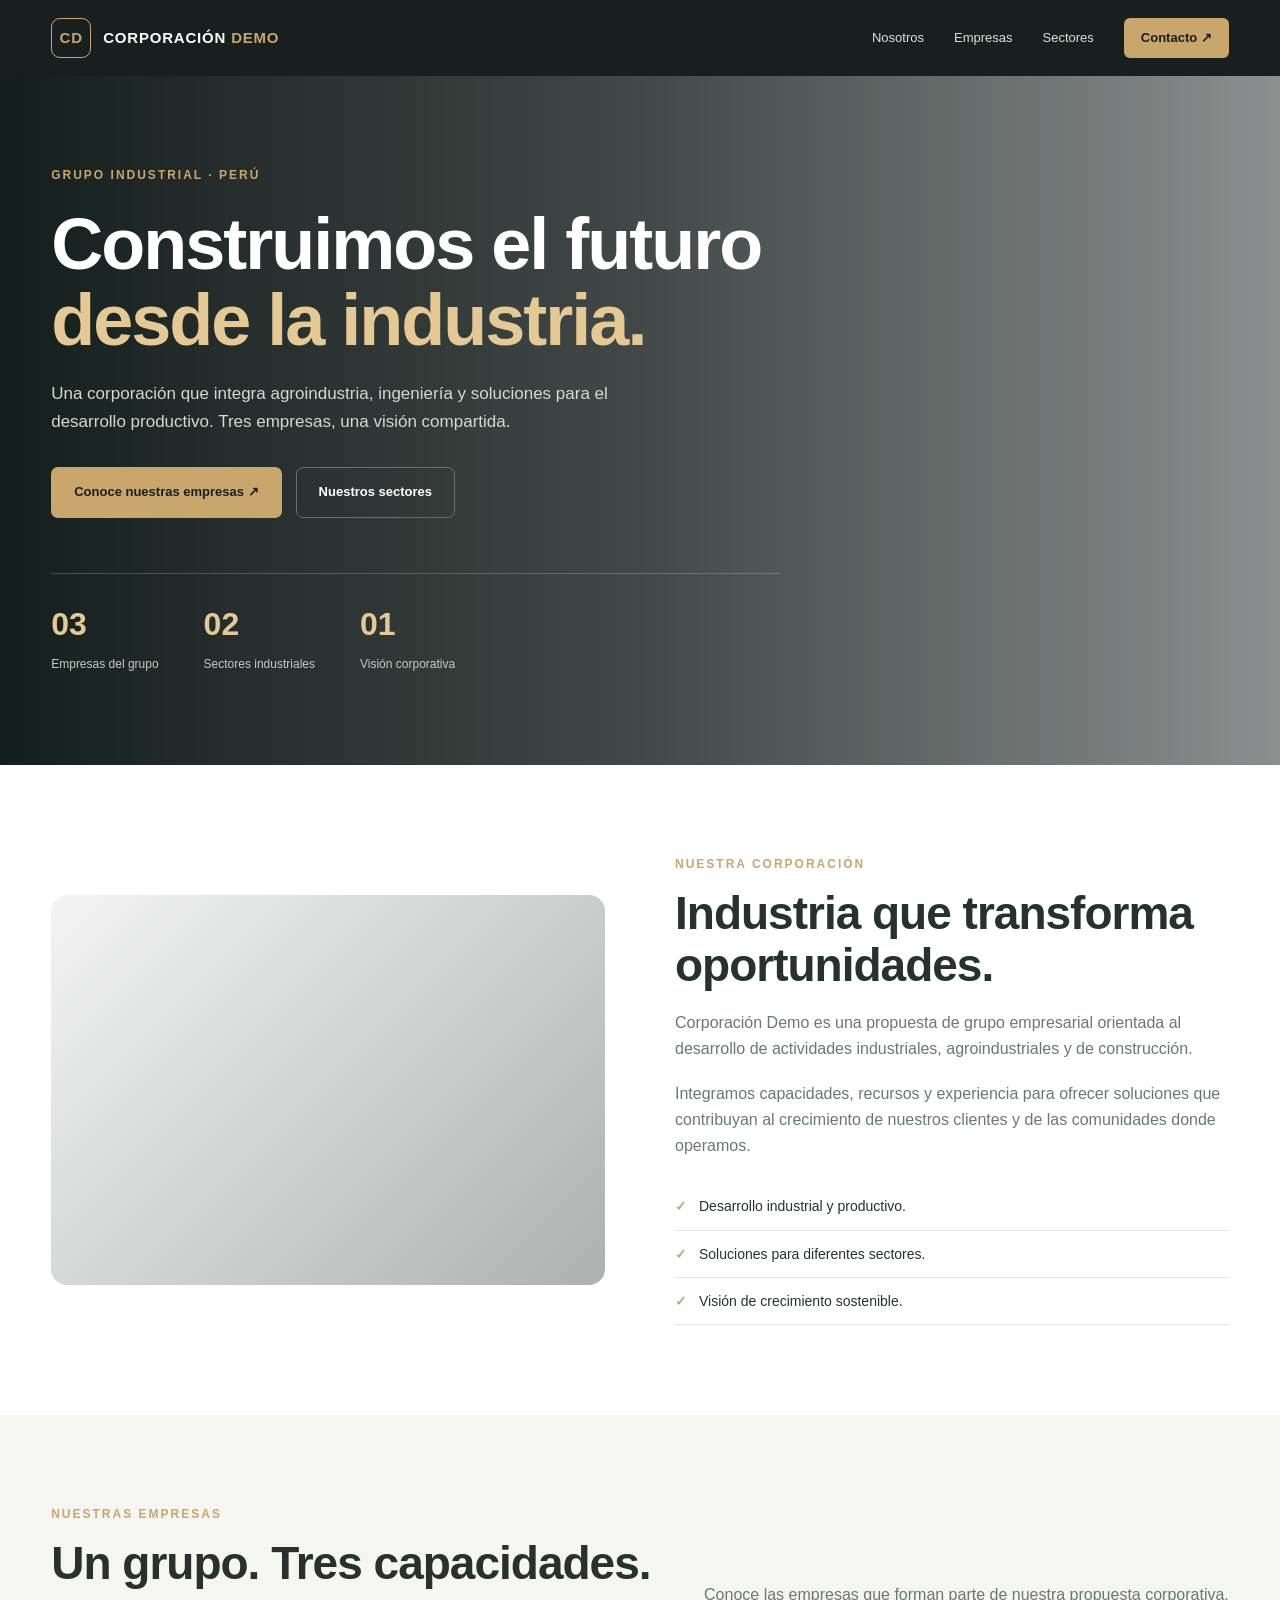
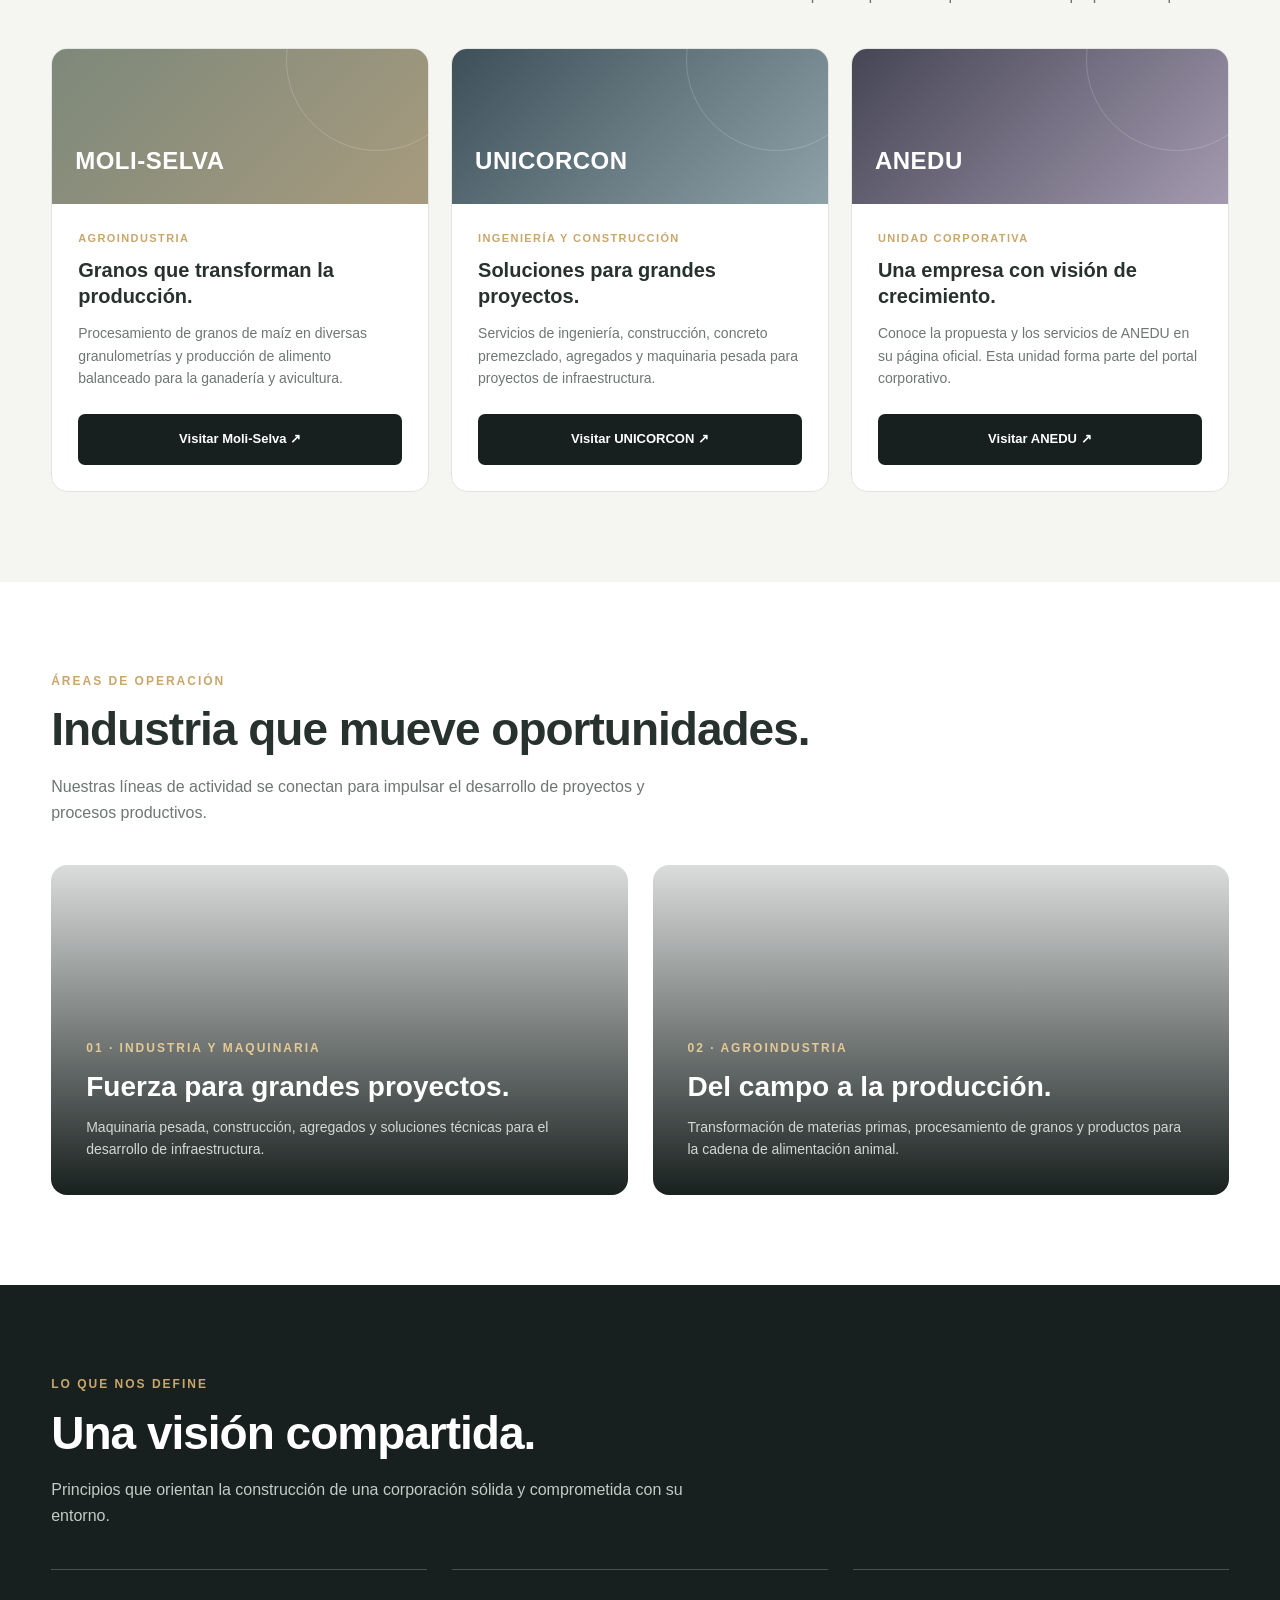
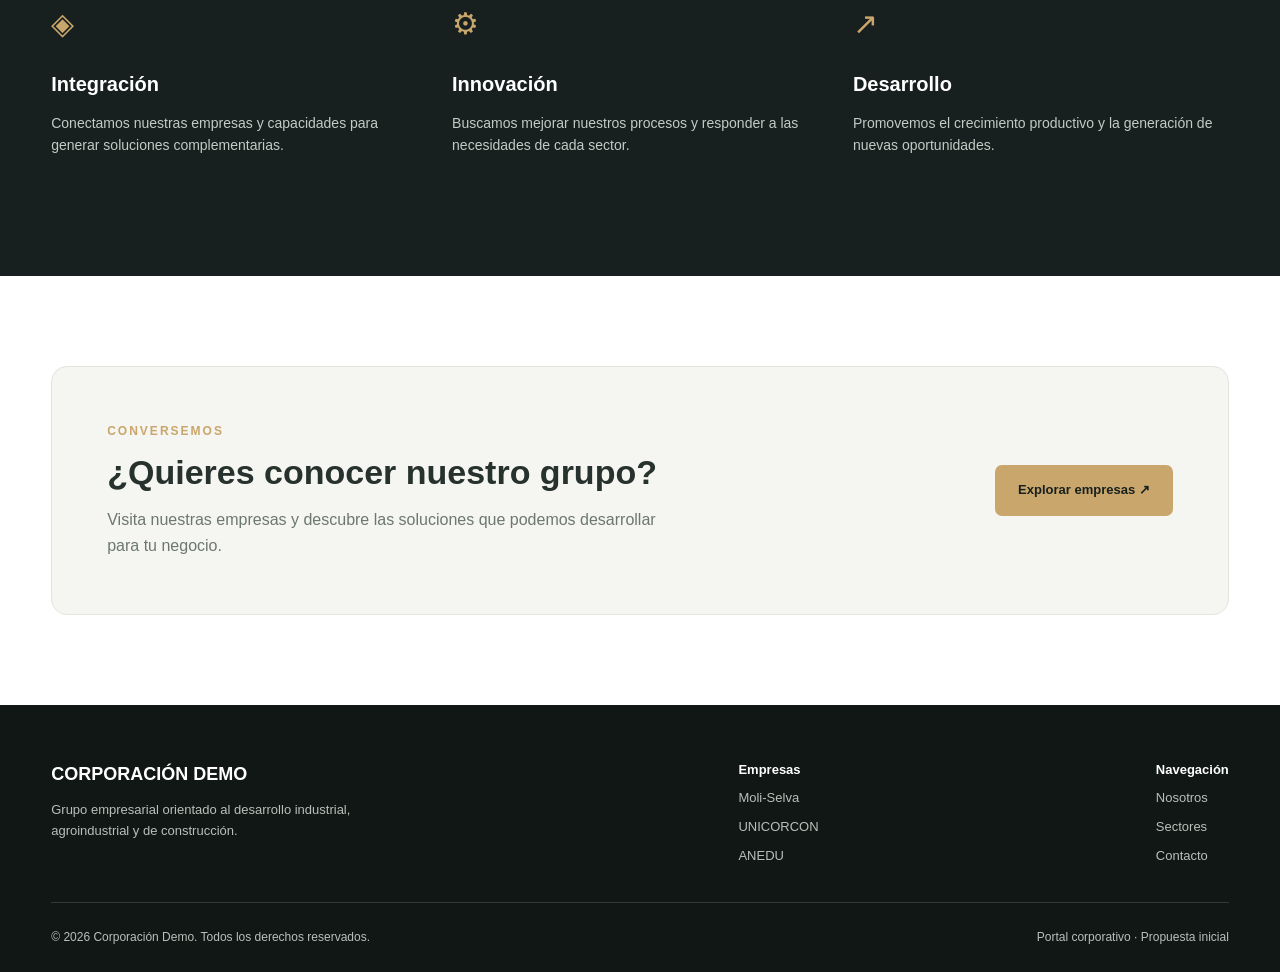
<file: index.html>
<!DOCTYPE html>
<html lang="es">
<head>
  <meta charset="UTF-8">
  <meta name="viewport" content="width=device-width, initial-scale=1.0">
  <meta name="description" content="Corporación Demo - Agroindustria, ingeniería y maquinaria pesada.">
  <title>Corporación Demo | Grupo Industrial</title>

  <style>
    :root {
      --dark: #18201f;
      --dark-2: #25302d;
      --gold: #c9a66b;
      --gold-light: #e4c995;
      --white: #ffffff;
      --text: #27312e;
      --muted: #6d7772;
      --light: #f5f5f1;
      --border: #e2e5df;
      --radius: 16px;
    }

    * {
      margin: 0;
      padding: 0;
      box-sizing: border-box;
    }

    html {
      scroll-behavior: smooth;
    }

    body {
      font-family: Arial, Helvetica, sans-serif;
      color: var(--text);
      background: var(--white);
      line-height: 1.6;
    }

    a {
      color: inherit;
      text-decoration: none;
    }

    .container {
      width: min(1180px, 92%);
      margin: auto;
    }

    .eyebrow {
      color: var(--gold);
      text-transform: uppercase;
      font-size: 12px;
      font-weight: bold;
      letter-spacing: 2px;
    }

    .section {
      padding: 90px 0;
    }

    .section-title {
      font-size: clamp(30px, 4vw, 46px);
      line-height: 1.15;
      margin: 12px 0 18px;
      letter-spacing: -1px;
    }

    .section-description {
      max-width: 650px;
      color: var(--muted);
      margin-bottom: 40px;
    }

    /* NAVEGACIÓN */

    .navbar {
      background: var(--dark);
      color: var(--white);
      position: sticky;
      top: 0;
      z-index: 100;
    }

    .nav-content {
      min-height: 76px;
      display: flex;
      align-items: center;
      justify-content: space-between;
      gap: 25px;
    }

    .brand {
      display: flex;
      align-items: center;
      gap: 12px;
      font-size: 15px;
      font-weight: bold;
      letter-spacing: .8px;
    }

    .brand-mark {
      width: 40px;
      height: 40px;
      display: grid;
      place-items: center;
      border: 1px solid var(--gold);
      border-radius: 9px;
      color: var(--gold);
      font-weight: 900;
    }

    .brand span:last-child span {
      color: var(--gold);
    }

    .nav-links {
      display: flex;
      gap: 30px;
      align-items: center;
      font-size: 13px;
    }

    .nav-links a {
      color: #dce1dd;
      transition: color .2s;
    }

    .nav-links a:hover {
      color: var(--gold-light);
    }

    .nav-button {
      background: var(--gold);
      color: var(--dark) !important;
      padding: 10px 17px;
      border-radius: 6px;
      font-weight: bold;
    }

    /* HERO */

    .hero {
      min-height: 650px;
      display: flex;
      align-items: center;
      position: relative;
      overflow: hidden;
      background:
        linear-gradient(90deg, rgba(15, 26, 24, .98), rgba(24, 32, 31, .82), rgba(24, 32, 31, .5)),
        url("https://images.unsplash.com/photo-1504917595217-d4dc5ebe6122?auto=format&fit=crop&w=1800&q=85")
        center / cover;
    }

    .hero-content {
      max-width: 730px;
      color: var(--white);
      padding: 90px 0;
    }

    .hero h1 {
      font-size: clamp(38px, 6vw, 72px);
      line-height: 1.05;
      letter-spacing: -2px;
      margin: 22px 0;
    }

    .hero h1 span {
      color: var(--gold-light);
    }

    .hero p {
      color: #d2dad5;
      font-size: 17px;
      max-width: 600px;
      margin-bottom: 32px;
    }

    .hero-buttons {
      display: flex;
      flex-wrap: wrap;
      gap: 14px;
    }

    .btn {
      display: inline-flex;
      align-items: center;
      justify-content: center;
      gap: 9px;
      padding: 14px 22px;
      border-radius: 7px;
      font-size: 13px;
      font-weight: bold;
      border: 1px solid transparent;
      transition: .2s;
      cursor: pointer;
    }

    .btn-gold {
      background: var(--gold);
      color: var(--dark);
    }

    .btn-gold:hover {
      background: var(--gold-light);
      transform: translateY(-2px);
    }

    .btn-outline {
      border-color: #65726c;
      color: var(--white);
    }

    .btn-outline:hover {
      border-color: var(--gold);
      color: var(--gold-light);
    }

    .hero-stats {
      display: flex;
      flex-wrap: wrap;
      gap: 45px;
      margin-top: 55px;
      padding-top: 25px;
      border-top: 1px solid rgba(255,255,255,.2);
    }

    .hero-stats strong {
      display: block;
      font-size: 32px;
      color: var(--gold-light);
    }

    .hero-stats small {
      color: #c2cbc5;
      font-size: 12px;
    }

    /* PRESENTACIÓN */

    .intro {
      display: grid;
      grid-template-columns: 1fr 1fr;
      gap: 70px;
      align-items: center;
    }

    .intro-image {
      min-height: 390px;
      border-radius: var(--radius);
      background:
        linear-gradient(135deg, rgba(24,32,31,.05), rgba(24,32,31,.35)),
        url("https://images.unsplash.com/photo-1509391366360-2e959784a276?auto=format&fit=crop&w=1000&q=85")
        center / cover;
    }

    .intro-text p {
      color: var(--muted);
      margin-bottom: 20px;
    }

    .intro-list {
      list-style: none;
      margin-top: 25px;
    }

    .intro-list li {
      padding: 12px 0;
      border-bottom: 1px solid var(--border);
      font-size: 14px;
    }

    .intro-list li::before {
      content: "✓";
      color: var(--gold);
      font-weight: bold;
      margin-right: 12px;
    }

    /* EMPRESAS */

    .companies-section {
      background: var(--light);
    }

    .section-header {
      display: flex;
      align-items: end;
      justify-content: space-between;
      gap: 30px;
      margin-bottom: 40px;
    }

    .section-header .section-description {
      margin-bottom: 0;
    }

    .companies-grid {
      display: grid;
      grid-template-columns: repeat(3, 1fr);
      gap: 22px;
    }

    .company-card {
      background: var(--white);
      border: 1px solid var(--border);
      border-radius: var(--radius);
      overflow: hidden;
      display: flex;
      flex-direction: column;
      transition: transform .25s, box-shadow .25s;
    }

    .company-card:hover {
      transform: translateY(-5px);
      box-shadow: 0 12px 35px rgba(24,32,31,.09);
    }

    .company-banner {
      height: 155px;
      display: flex;
      align-items: end;
      padding: 23px;
      color: var(--white);
      position: relative;
      overflow: hidden;
    }

    .company-banner::after {
      content: "";
      position: absolute;
      width: 180px;
      height: 180px;
      border: 1px solid rgba(255,255,255,.18);
      border-radius: 50%;
      right: -40px;
      top: -80px;
    }

    .moli-banner {
      background:
        linear-gradient(135deg, rgba(39,57,34,.6), rgba(120,101,57,.65)),
        url("https://images.unsplash.com/photo-1551754655-cd27e38d2076?auto=format&fit=crop&w=800&q=80")
        center / cover;
    }

    .uni-banner {
      background:
        linear-gradient(135deg, rgba(27,48,59,.85), rgba(84,112,122,.65)),
        url("https://images.unsplash.com/photo-1504307651254-35680f356dfd?auto=format&fit=crop&w=800&q=80")
        center / cover;
    }

    .ane-banner {
      background:
        linear-gradient(135deg, rgba(49,49,67,.9), rgba(115,100,132,.65)),
        url("https://images.unsplash.com/photo-1486406146926-c627a92ad1ab?auto=format&fit=crop&w=800&q=80")
        center / cover;
    }

    .company-banner h3 {
      font-size: 24px;
      font-weight: 800;
      position: relative;
      z-index: 1;
      letter-spacing: .5px;
    }

    .company-body {
      padding: 26px;
      display: flex;
      flex-direction: column;
      flex: 1;
    }

    .company-label {
      font-size: 11px;
      color: var(--gold);
      text-transform: uppercase;
      letter-spacing: 1.4px;
      font-weight: bold;
      margin-bottom: 10px;
    }

    .company-body h4 {
      font-size: 20px;
      line-height: 1.3;
      margin-bottom: 13px;
    }

    .company-body p {
      color: var(--muted);
      font-size: 14px;
      margin-bottom: 25px;
    }

    .company-body .btn {
      width: 100%;
      margin-top: auto;
    }

    .btn-dark {
      background: var(--dark);
      color: var(--white);
    }

    .btn-dark:hover {
      background: var(--dark-2);
    }

    /* SECTORES */

    .sectors {
      display: grid;
      grid-template-columns: 1fr 1fr;
      gap: 25px;
    }

    .sector-card {
      min-height: 330px;
      border-radius: var(--radius);
      padding: 35px;
      color: var(--white);
      display: flex;
      flex-direction: column;
      justify-content: end;
      overflow: hidden;
      position: relative;
      background: var(--dark);
    }

    .sector-card::before {
      content: "";
      position: absolute;
      inset: 0;
      background: linear-gradient(0deg, rgba(12,21,19,.95), rgba(12,21,19,.15));
    }

    .sector-machinery {
      background:
        url("https://images.unsplash.com/photo-1581094794329-c8112a89af12?auto=format&fit=crop&w=1000&q=85")
        center / cover;
    }

    .sector-agro {
      background:
        url("https://images.unsplash.com/photo-1500382017468-9049fed747ef?auto=format&fit=crop&w=1000&q=85")
        center / cover;
    }

    .sector-content {
      position: relative;
      z-index: 1;
    }

    .sector-number {
      color: var(--gold-light);
      font-size: 12px;
      font-weight: bold;
      letter-spacing: 2px;
      margin-bottom: 12px;
    }

    .sector-card h3 {
      font-size: 28px;
      line-height: 1.2;
      margin-bottom: 12px;
    }

    .sector-card p {
      color: #d1d9d4;
      font-size: 14px;
    }

    /* VALORES */

    .values-section {
      background: var(--dark);
      color: var(--white);
    }

    .values-section .section-description {
      color: #c2cbc5;
    }

    .values-grid {
      display: grid;
      grid-template-columns: repeat(3, 1fr);
      gap: 25px;
    }

    .value-card {
      padding: 30px 0;
      border-top: 1px solid #47534e;
    }

    .value-icon {
      font-size: 30px;
      color: var(--gold);
      margin-bottom: 20px;
    }

    .value-card h3 {
      font-size: 20px;
      margin-bottom: 12px;
    }

    .value-card p {
      color: #c2cbc5;
      font-size: 14px;
    }

    /* CONTACTO */

    .contact-box {
      background: var(--light);
      border: 1px solid var(--border);
      border-radius: var(--radius);
      padding: 55px;
      display: flex;
      justify-content: space-between;
      align-items: center;
      gap: 30px;
    }

    .contact-box h2 {
      font-size: 34px;
      line-height: 1.2;
      margin: 10px 0 15px;
    }

    .contact-box p {
      color: var(--muted);
      max-width: 570px;
    }

    /* FOOTER */

    footer {
      background: #101715;
      color: #b7c1ba;
      padding: 55px 0 25px;
    }

    .footer-top {
      display: flex;
      justify-content: space-between;
      gap: 30px;
      flex-wrap: wrap;
      padding-bottom: 35px;
      border-bottom: 1px solid #303b36;
    }

    .footer-brand {
      color: var(--white);
      font-size: 18px;
      font-weight: bold;
      margin-bottom: 12px;
    }

    .footer-top p {
      font-size: 13px;
      max-width: 350px;
    }

    .footer-links {
      display: flex;
      flex-direction: column;
      gap: 8px;
      font-size: 13px;
    }

    .footer-links a:hover {
      color: var(--gold-light);
    }

    .footer-bottom {
      padding-top: 25px;
      display: flex;
      justify-content: space-between;
      gap: 20px;
      flex-wrap: wrap;
      font-size: 12px;
    }

    /* RESPONSIVE */

    @media (max-width: 850px) {
      .nav-links {
        gap: 15px;
      }

      .intro,
      .sectors {
        grid-template-columns: 1fr;
        gap: 30px;
      }

      .intro-image {
        min-height: 280px;
      }

      .companies-grid {
        grid-template-columns: 1fr 1fr;
      }

      .values-grid {
        grid-template-columns: 1fr 1fr;
      }

      .contact-box {
        flex-direction: column;
        align-items: start;
        padding: 35px;
      }
    }

    @media (max-width: 560px) {
      .section {
        padding: 60px 0;
      }

      .nav-content {
        min-height: 68px;
      }

      .nav-links {
        display: none;
      }

      .hero {
        min-height: 600px;
      }

      .hero h1 {
        letter-spacing: -1px;
      }

      .hero p {
        font-size: 15px;
      }

      .hero-stats {
        gap: 25px;
      }

      .hero-stats strong {
        font-size: 25px;
      }

      .companies-grid,
      .values-grid {
        grid-template-columns: 1fr;
      }

      .section-header {
        display: block;
      }

      .section-header .section-description {
        margin-top: 15px;
      }

      .sector-card {
        min-height: 290px;
        padding: 25px;
      }

      .contact-box h2 {
        font-size: 28px;
      }
    }
  </style>
</head>

<body>

  <!-- NAVEGACIÓN -->
  <header class="navbar">
    <div class="container nav-content">
      <a href="#" class="brand">
        <span class="brand-mark">CD</span>
        <span>CORPORACIÓN <span>DEMO</span></span>
      </a>

      <nav class="nav-links">
        <a href="#nosotros">Nosotros</a>
        <a href="#empresas">Empresas</a>
        <a href="#sectores">Sectores</a>
        <a href="#contacto" class="nav-button">Contacto ↗</a>
      </nav>
    </div>
  </header>

  <!-- HERO -->
  <section class="hero">
    <div class="container">
      <div class="hero-content">
        <div class="eyebrow">Grupo industrial · Perú</div>

        <h1>
          Construimos el futuro
          <span>desde la industria.</span>
        </h1>

        <p>
          Una corporación que integra agroindustria, ingeniería
          y soluciones para el desarrollo productivo.
          Tres empresas, una visión compartida.
        </p>

        <div class="hero-buttons">
          <a href="#empresas" class="btn btn-gold">
            Conoce nuestras empresas ↗
          </a>

          <a href="#sectores" class="btn btn-outline">
            Nuestros sectores
          </a>
        </div>

        <div class="hero-stats">
          <div>
            <strong>03</strong>
            <small>Empresas del grupo</small>
          </div>

          <div>
            <strong>02</strong>
            <small>Sectores industriales</small>
          </div>

          <div>
            <strong>01</strong>
            <small>Visión corporativa</small>
          </div>
        </div>
      </div>
    </div>
  </section>

  <!-- NOSOTROS -->
  <section class="section" id="nosotros">
    <div class="container intro">
      <div class="intro-image"></div>

      <div class="intro-text">
        <div class="eyebrow">Nuestra corporación</div>

        <h2 class="section-title">
          Industria que transforma oportunidades.
        </h2>

        <p>
          Corporación Demo es una propuesta de grupo empresarial
          orientada al desarrollo de actividades industriales,
          agroindustriales y de construcción.
        </p>

        <p>
          Integramos capacidades, recursos y experiencia para
          ofrecer soluciones que contribuyan al crecimiento
          de nuestros clientes y de las comunidades donde operamos.
        </p>

        <ul class="intro-list">
          <li>Desarrollo industrial y productivo.</li>
          <li>Soluciones para diferentes sectores.</li>
          <li>Visión de crecimiento sostenible.</li>
        </ul>
      </div>
    </div>
  </section>

  <!-- EMPRESAS -->
  <section class="section companies-section" id="empresas">
    <div class="container">
      <div class="section-header">
        <div>
          <div class="eyebrow">Nuestras empresas</div>

          <h2 class="section-title">
            Un grupo. Tres capacidades.
          </h2>
        </div>

        <p class="section-description">
          Conoce las empresas que forman parte de nuestra
          propuesta corporativa.
        </p>
      </div>

      <div class="companies-grid">

        <!-- MOLI-SELVA -->
        <article class="company-card">
          <div class="company-banner moli-banner">
            <h3>MOLI-SELVA</h3>
          </div>

          <div class="company-body">
            <div class="company-label">Agroindustria</div>

            <h4>Granos que transforman la producción.</h4>

            <p>
              Procesamiento de granos de maíz en diversas
              granulometrías y producción de alimento balanceado
              para la ganadería y avicultura.
            </p>

            <a
              href="/corporacion-demo/moliselva"
              target="_blank"
              rel="noopener noreferrer"
              class="btn btn-dark">
              Visitar Moli-Selva ↗
            </a>
          </div>
        </article>

        <!-- UNICORCON -->
        <article class="company-card">
          <div class="company-banner uni-banner">
            <h3>UNICORCON</h3>
          </div>

          <div class="company-body">
            <div class="company-label">Ingeniería y construcción</div>

            <h4>Soluciones para grandes proyectos.</h4>

            <p>
              Servicios de ingeniería, construcción, concreto
              premezclado, agregados y maquinaria pesada para
              proyectos de infraestructura.
            </p>

            <a
              href="/corporacion-demo/unicorcon"
              target="_blank"
              rel="noopener noreferrer"
              class="btn btn-dark">
              Visitar UNICORCON ↗
            </a>
          </div>
        </article>

        <!-- ANEDU -->
        <article class="company-card">
          <div class="company-banner anedu-banner ane-banner">
            <h3>ANEDU</h3>
          </div>

          <div class="company-body">
            <div class="company-label">Unidad corporativa</div>

            <h4>Una empresa con visión de crecimiento.</h4>

            <p>
              Conoce la propuesta y los servicios de ANEDU
              en su página oficial. Esta unidad forma parte
              del portal corporativo.
            </p>

            <a
              href="/corporacion-demo/anedu"
              target="_blank"
              rel="noopener noreferrer"
              class="btn btn-dark">
              Visitar ANEDU ↗
            </a>
          </div>
        </article>

      </div>
    </div>
  </section>

  <!-- SECTORES -->
  <section class="section" id="sectores">
    <div class="container">
      <div class="eyebrow">Áreas de operación</div>

      <h2 class="section-title">
        Industria que mueve oportunidades.
      </h2>

      <p class="section-description">
        Nuestras líneas de actividad se conectan para impulsar
        el desarrollo de proyectos y procesos productivos.
      </p>

      <div class="sectors">

        <article class="sector-card sector-machinery">
          <div class="sector-content">
            <div class="sector-number">01 · INDUSTRIA Y MAQUINARIA</div>

            <h3>Fuerza para grandes proyectos.</h3>

            <p>
              Maquinaria pesada, construcción, agregados y
              soluciones técnicas para el desarrollo
              de infraestructura.
            </p>
          </div>
        </article>

        <article class="sector-card sector-agro">
          <div class="sector-content">
            <div class="sector-number">02 · AGROINDUSTRIA</div>

            <h3>Del campo a la producción.</h3>

            <p>
              Transformación de materias primas, procesamiento
              de granos y productos para la cadena de
              alimentación animal.
            </p>
          </div>
        </article>

      </div>
    </div>
  </section>

  <!-- VALORES -->
  <section class="section values-section">
    <div class="container">
      <div class="eyebrow">Lo que nos define</div>

      <h2 class="section-title">
        Una visión compartida.
      </h2>

      <p class="section-description">
        Principios que orientan la construcción de una
        corporación sólida y comprometida con su entorno.
      </p>

      <div class="values-grid">
        <article class="value-card">
          <div class="value-icon">◈</div>
          <h3>Integración</h3>
          <p>
            Conectamos nuestras empresas y capacidades para
            generar soluciones complementarias.
          </p>
        </article>

        <article class="value-card">
          <div class="value-icon">⚙</div>
          <h3>Innovación</h3>
          <p>
            Buscamos mejorar nuestros procesos y responder
            a las necesidades de cada sector.
          </p>
        </article>

        <article class="value-card">
          <div class="value-icon">↗</div>
          <h3>Desarrollo</h3>
          <p>
            Promovemos el crecimiento productivo y la
            generación de nuevas oportunidades.
          </p>
        </article>
      </div>
    </div>
  </section>

  <!-- CONTACTO -->
  <section class="section" id="contacto">
    <div class="container">
      <div class="contact-box">
        <div>
          <div class="eyebrow">Conversemos</div>

          <h2>
            ¿Quieres conocer nuestro grupo?
          </h2>

          <p>
            Visita nuestras empresas y descubre las soluciones
            que podemos desarrollar para tu negocio.
          </p>
        </div>

        <a href="#empresas" class="btn btn-gold">
          Explorar empresas ↗
        </a>
      </div>
    </div>
  </section>

  <!-- FOOTER -->
  <footer>
    <div class="container">
      <div class="footer-top">
        <div>
          <div class="footer-brand">CORPORACIÓN DEMO</div>

          <p>
            Grupo empresarial orientado al desarrollo
            industrial, agroindustrial y de construcción.
          </p>
        </div>

        <div class="footer-links">
          <strong style="color:#fff">Empresas</strong>
          <a href="/corporacion-demo/moliselva" target="_blank" rel="noopener noreferrer">
            Moli-Selva
          </a>
          <a href="/corporacion-demo/unicorcon" target="_blank" rel="noopener noreferrer">
            UNICORCON
          </a>
          <a href="/corporacion-demo/anedu" target="_blank" rel="noopener noreferrer">
            ANEDU
          </a>
        </div>

        <div class="footer-links">
          <strong style="color:#fff">Navegación</strong>
          <a href="#nosotros">Nosotros</a>
          <a href="#sectores">Sectores</a>
          <a href="#contacto">Contacto</a>
        </div>
      </div>

      <div class="footer-bottom">
        <span>© 2026 Corporación Demo. Todos los derechos reservados.</span>
        <span>Portal corporativo · Propuesta inicial</span>
      </div>
    </div>
  </footer>

</body>
</html>
</file>
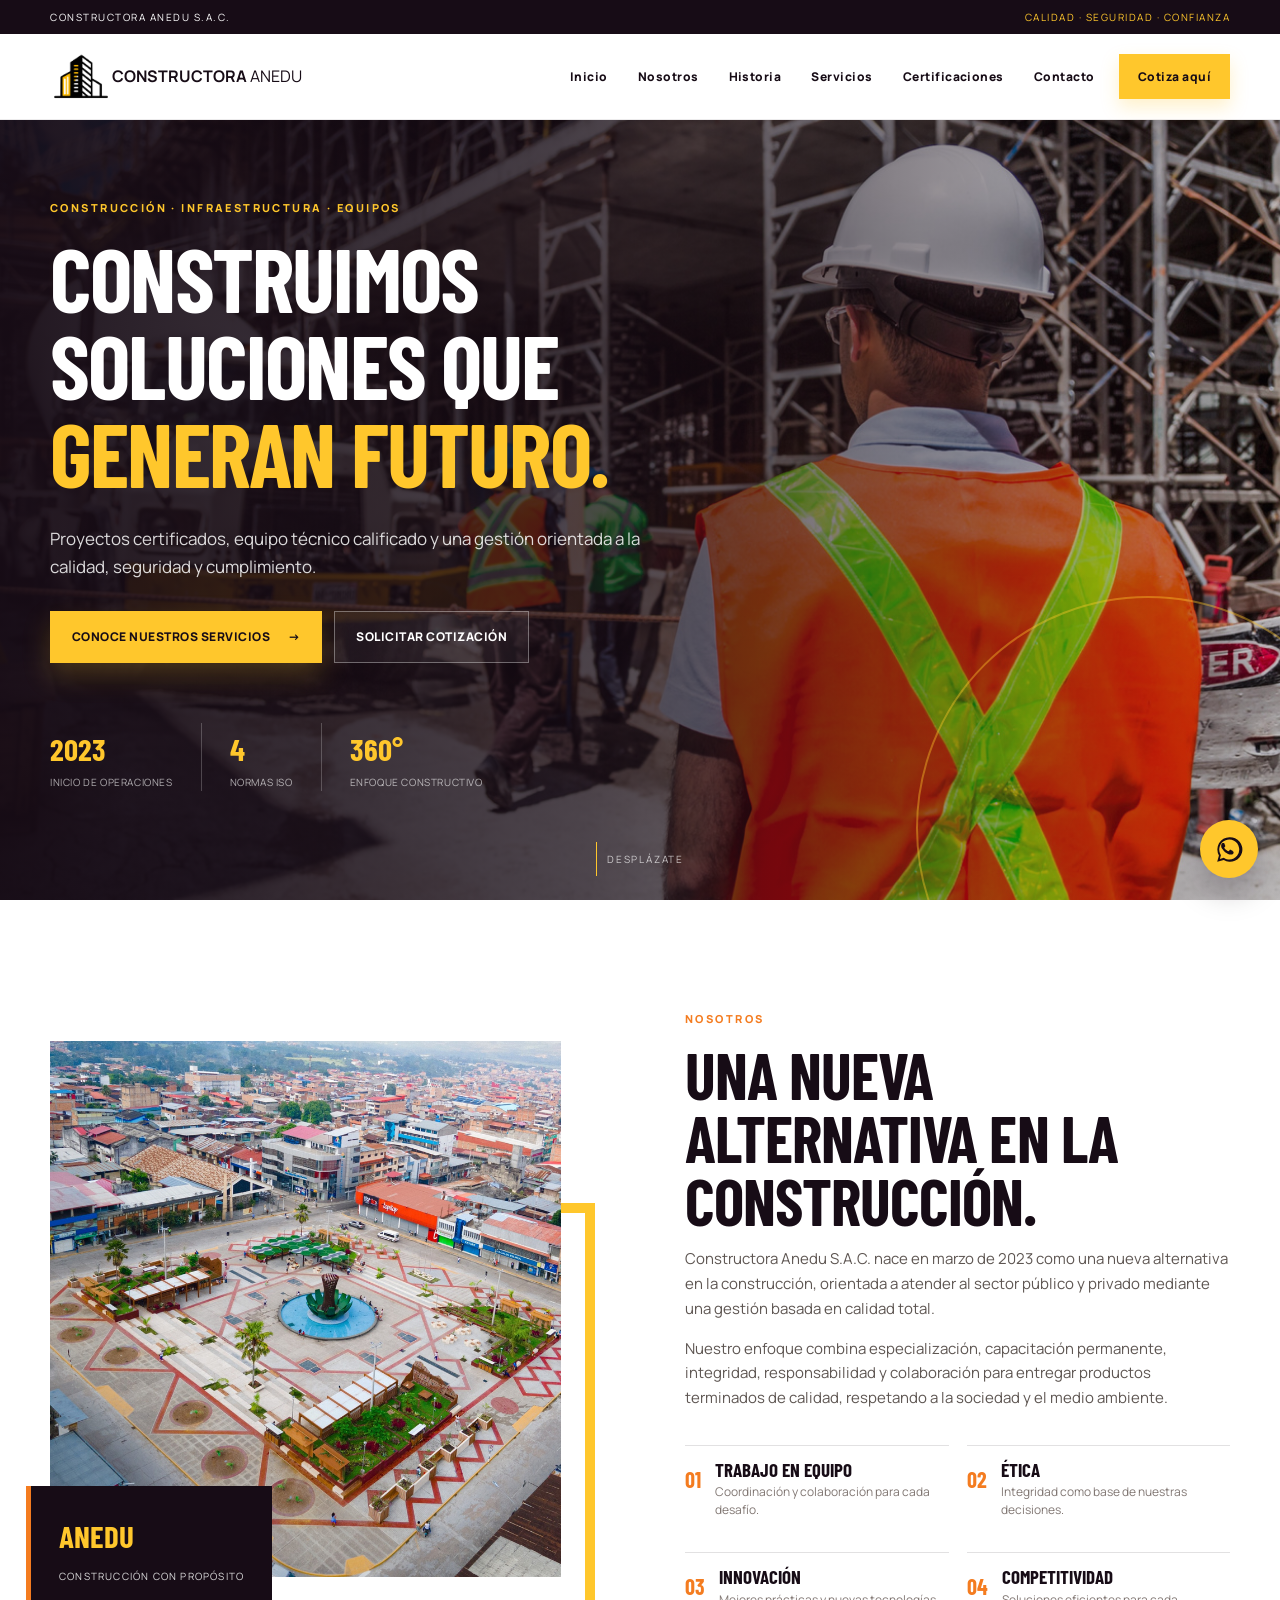
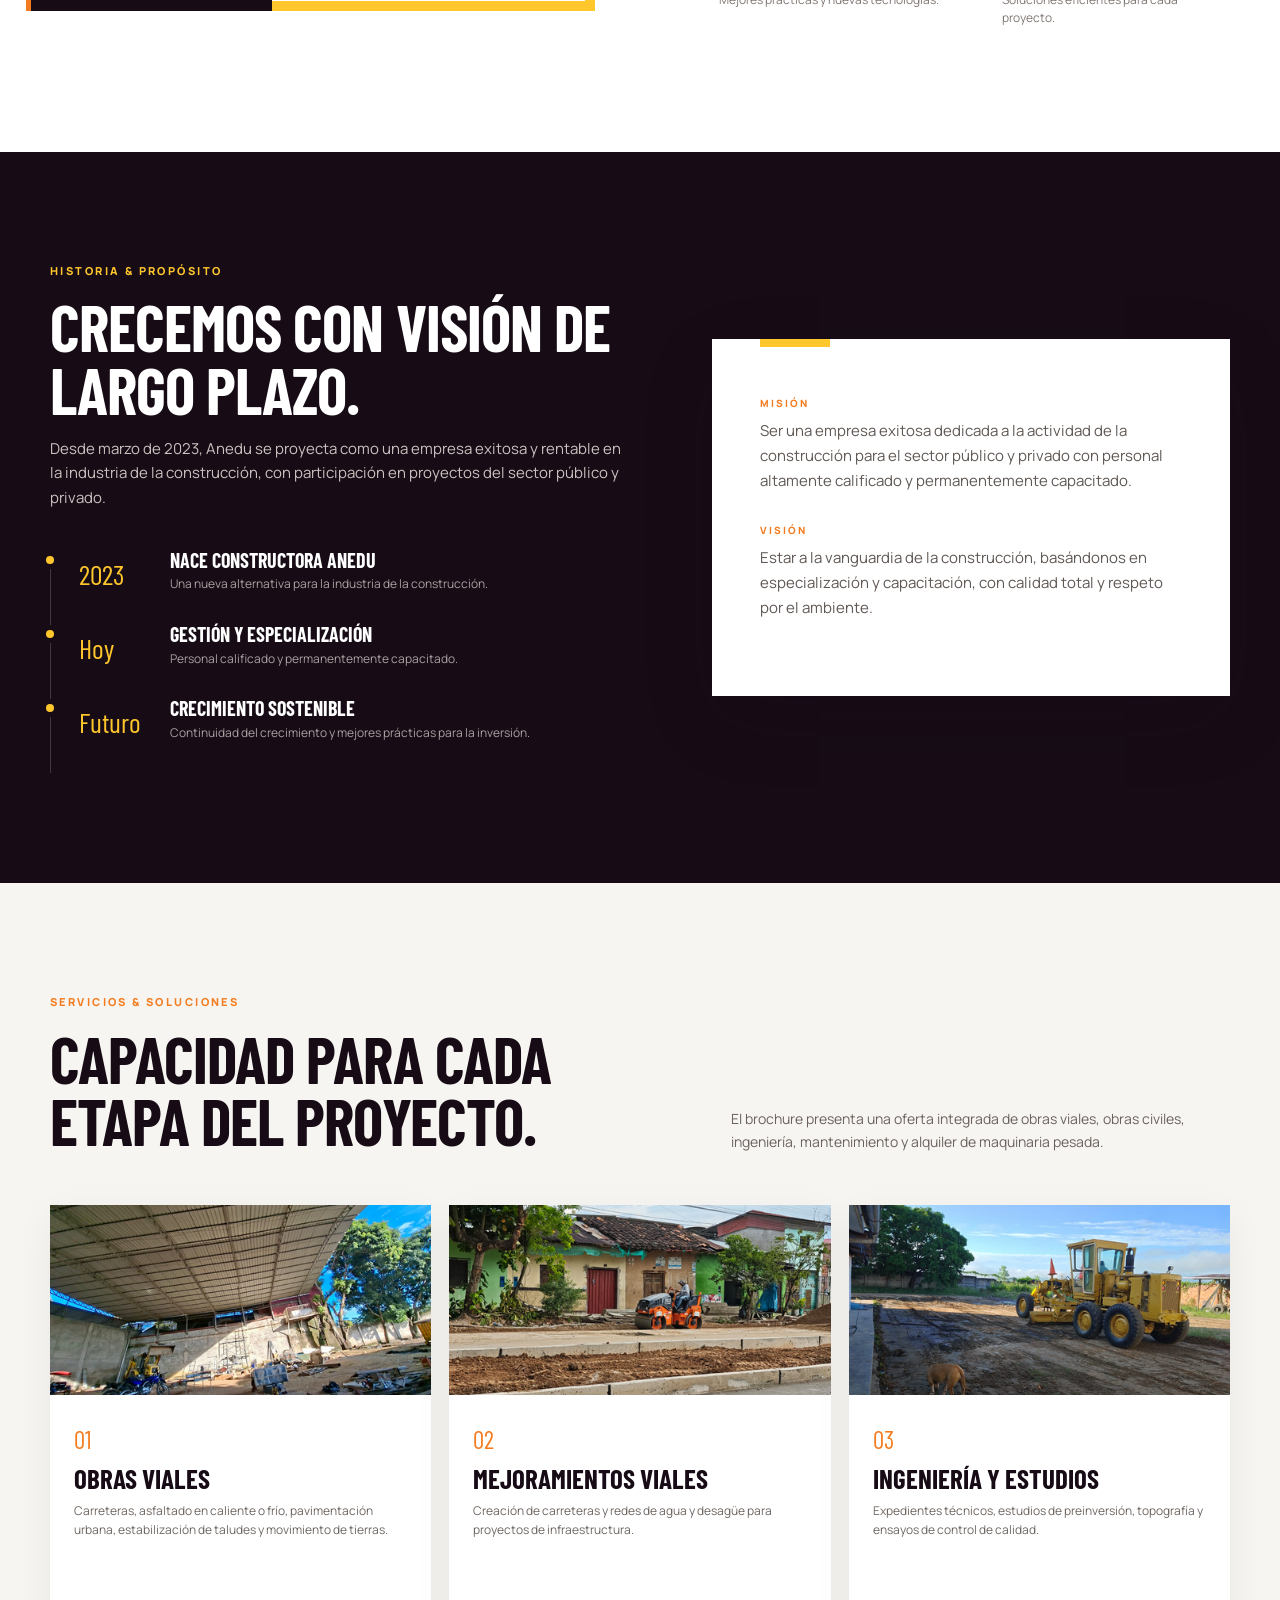
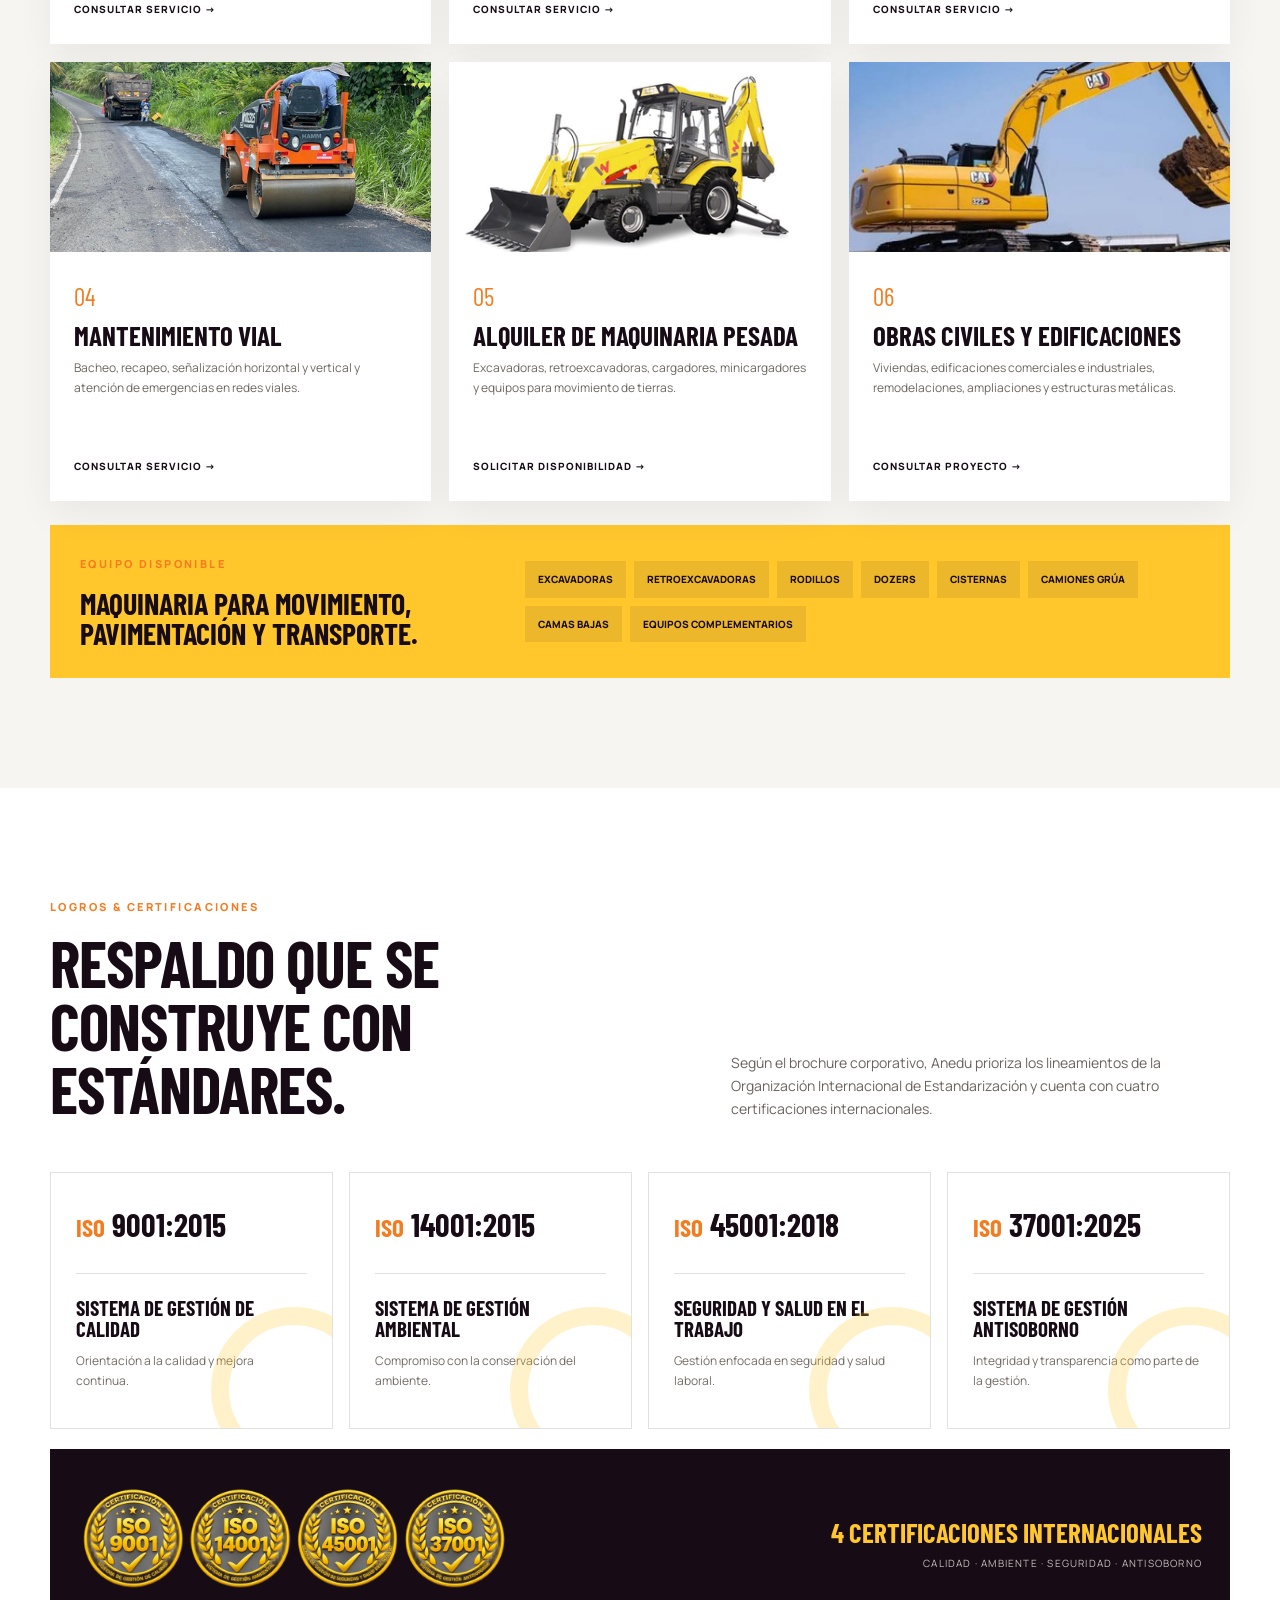
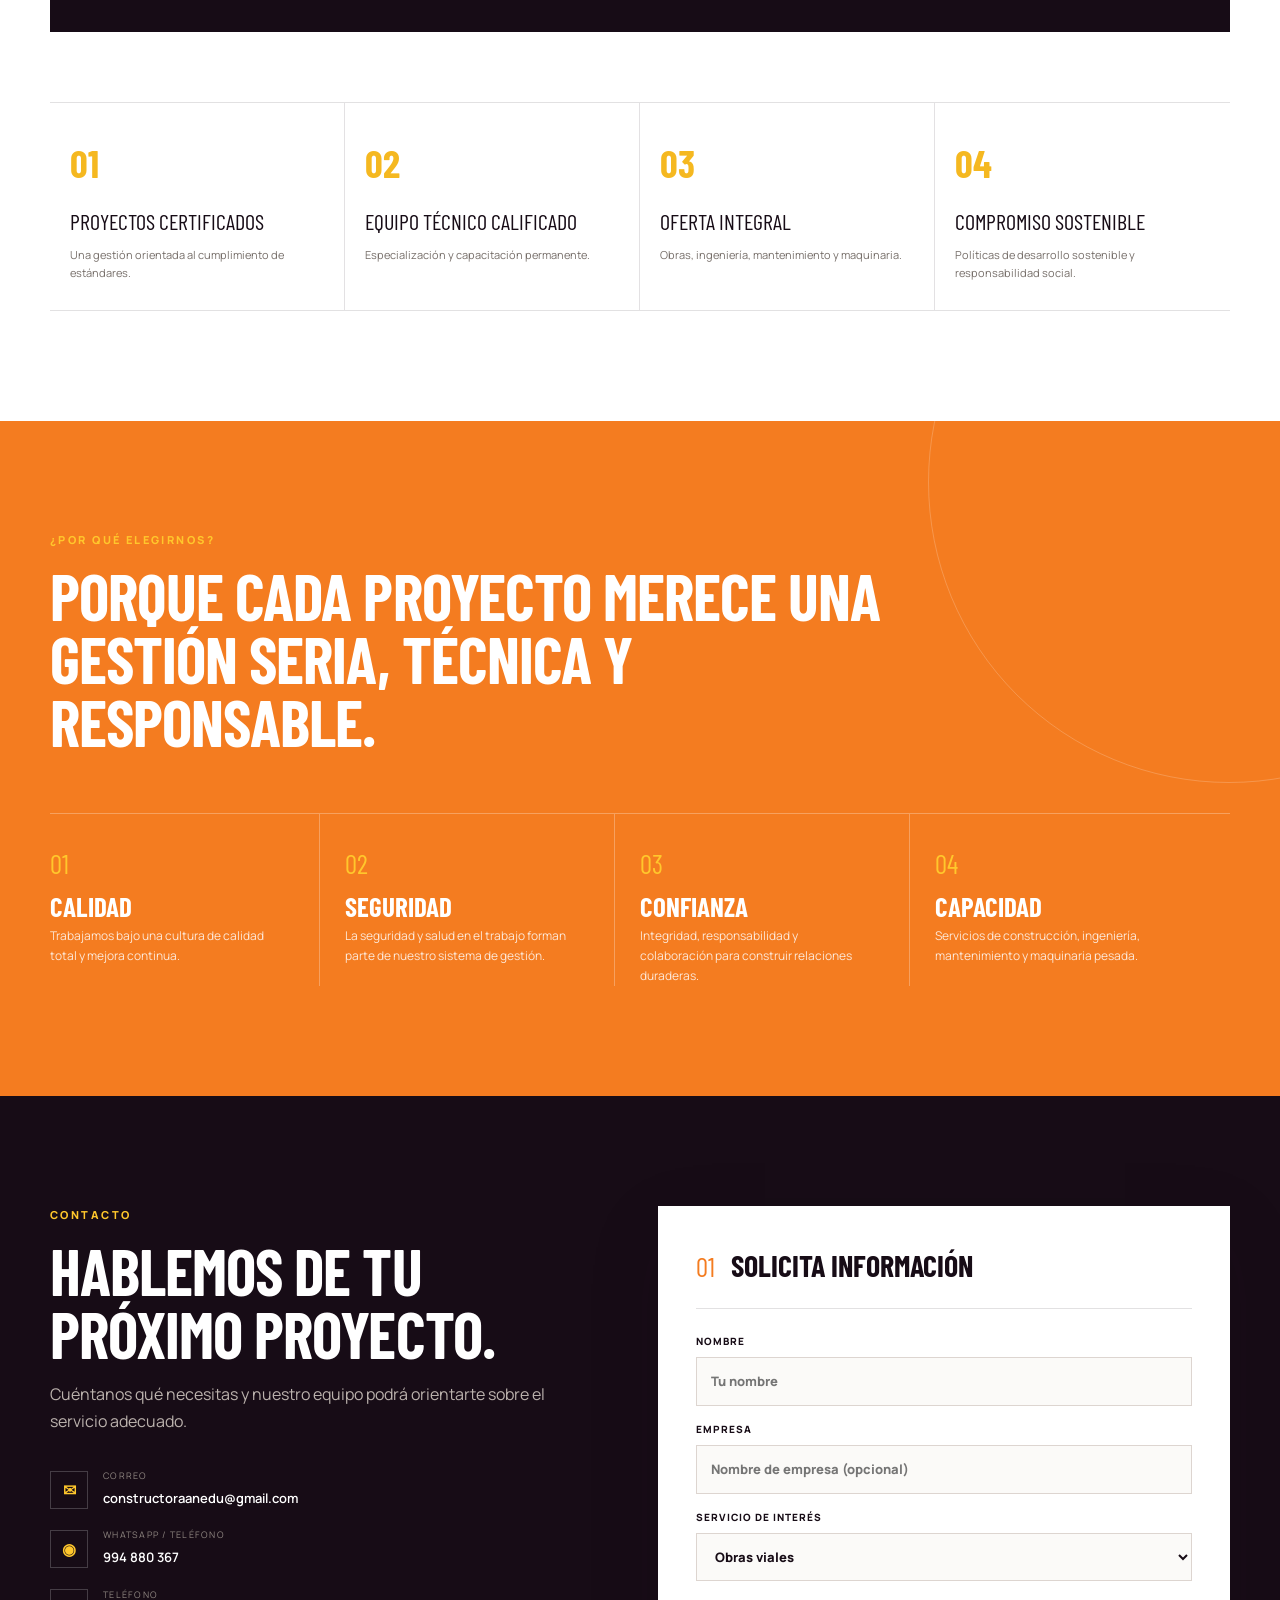
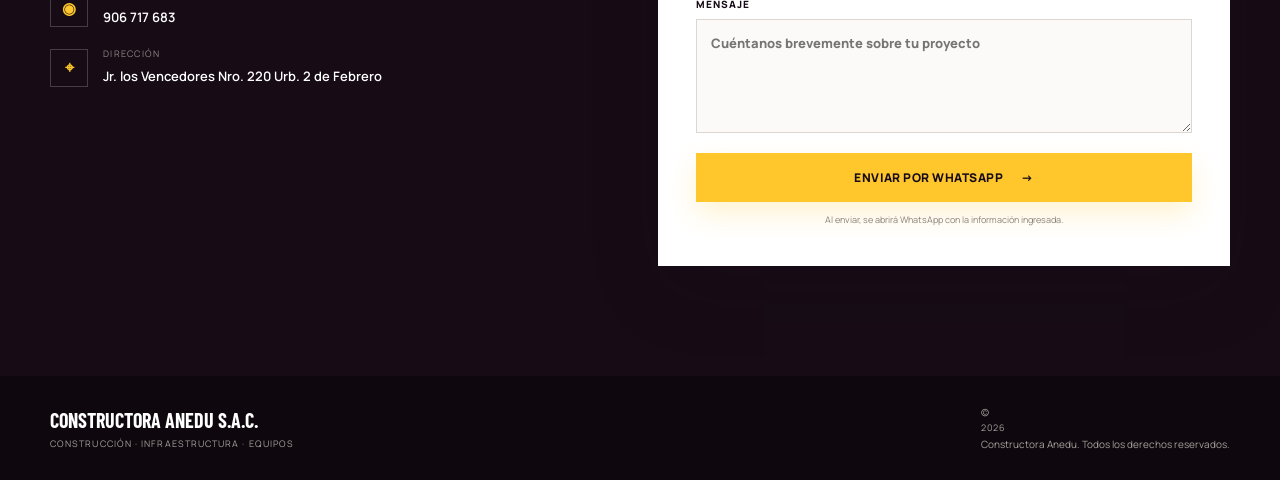
<file: anedu/index.html>
<!DOCTYPE html>
<html lang="es">
<head>
  <meta charset="UTF-8">
  <meta name="viewport" content="width=device-width, initial-scale=1.0">
  <link rel="icon" type="image/png" href="assets/logo.png">

  <meta name="description" content="Constructora Anedu S.A.C. — construcción, obras viales, ingeniería, alquiler de maquinaria pesada y soluciones para infraestructura pública y privada.">
  <title>Constructora Anedu S.A.C. | Construcción e Infraestructura</title>
  <link rel="stylesheet" href="css/styles.css">
</head>
<body>
  <div class="topbar">
    <div class="container topbar__inner">
      <span>CONSTRUCTORA ANEDU S.A.C.</span>
      <span class="topbar__tag">Calidad · Seguridad · Confianza</span>
    </div>
  </div>

  <header class="site-header" id="siteHeader">
    <div class="container nav">
      <a class="brand" href="#inicio" aria-label="Constructora Anedu, inicio">
        <img src="assets/logo.png" alt="Constructora Anedu S.A.C.">
        <span class="brand-txt"><b>CONSTRUCTORA</b> ANEDU</span>
      </a>

      <button class="nav-toggle" id="navToggle" type="button" aria-label="Abrir menú" aria-expanded="false">
        <span></span><span></span><span></span>
      </button>

      <nav class="nav-menu" id="navMenu">
        <a href="#inicio">Inicio</a>
        <a href="#nosotros">Nosotros</a>
        <a href="#historia">Historia</a>
        <a href="#productos">Servicios</a>
        <a href="#logros">Certificaciones</a>
        <a href="#contacto">Contacto</a>
        <a class="nav-cta" href="https://wa.me/51994880367?text=Hola%20Constructora%20Anedu,%20deseo%20cotizar%20un%20proyecto." target="_blank" rel="noopener">Cotiza aquí</a>
      </nav>
    </div>
  </header>

  <main>
    <section class="hero" id="inicio">
      <div class="hero__bg"></div>
      <div class="hero__overlay"></div>
      <div class="container hero__content">
        <div class="hero__copy reveal">
          <p class="eyebrow">CONSTRUCCIÓN · INFRAESTRUCTURA · EQUIPOS</p>
          <h1>Construimos soluciones que <span>generan futuro.</span></h1>
          <p class="hero__lead">Proyectos certificados, equipo técnico calificado y una gestión orientada a la calidad, seguridad y cumplimiento.</p>
          <div class="hero__actions">
            <a class="btn btn--primary" href="#productos">Conoce nuestros servicios <span>→</span></a>
            <a class="btn btn--ghost" href="#contacto">Solicitar cotización</a>
          </div>
          <div class="hero__proof">
            <div><strong>2023</strong><small>Inicio de operaciones</small></div>
            <div><strong>4</strong><small>Normas ISO</small></div>
            <div><strong>360°</strong><small>Enfoque constructivo</small></div>
          </div>
        </div>
      </div>
      <a class="hero__scroll" href="#nosotros" aria-label="Ir a nosotros"><span></span>Desplázate</a>
    </section>

    <section class="section section--light" id="nosotros">
      <div class="container about-grid">
        <div class="about-media reveal">
          <div class="image-frame image-frame--large">
            <img src="assets/about.jpg" alt="Vista aérea de una intervención urbana">
          </div>
          <div class="about-badge">
            <strong>ANEDU</strong>
            <span>Construcción con propósito</span>
          </div>
        </div>
        <div class="section-copy reveal">
          <p class="eyebrow eyebrow--dark">NOSOTROS</p>
          <h2>Una nueva alternativa en la construcción.</h2>
          <p>Constructora Anedu S.A.C. nace en marzo de 2023 como una nueva alternativa en la construcción, orientada a atender al sector público y privado mediante una gestión basada en calidad total.</p>
          <p>Nuestro enfoque combina especialización, capacitación permanente, integridad, responsabilidad y colaboración para entregar productos terminados de calidad, respetando a la sociedad y el medio ambiente.</p>
          <div class="values-grid">
            <div class="value"><span class="value__icon">01</span><div><h3>Trabajo en equipo</h3><p>Coordinación y colaboración para cada desafío.</p></div></div>
            <div class="value"><span class="value__icon">02</span><div><h3>Ética</h3><p>Integridad como base de nuestras decisiones.</p></div></div>
            <div class="value"><span class="value__icon">03</span><div><h3>Innovación</h3><p>Mejores prácticas y nuevas tecnologías.</p></div></div>
            <div class="value"><span class="value__icon">04</span><div><h3>Competitividad</h3><p>Soluciones eficientes para cada proyecto.</p></div></div>
          </div>
        </div>
      </div>
    </section>

    <section class="section section--dark" id="historia">
      <div class="container history-grid">
        <div class="section-copy reveal">
          <p class="eyebrow">HISTORIA & PROPÓSITO</p>
          <h2>Crecemos con visión de largo plazo.</h2>
          <p>Desde marzo de 2023, Anedu se proyecta como una empresa exitosa y rentable en la industria de la construcción, con participación en proyectos del sector público y privado.</p>
          <div class="timeline">
            <div class="timeline__item"><span>2023</span><div><h3>Nace Constructora Anedu</h3><p>Una nueva alternativa para la industria de la construcción.</p></div></div>
            <div class="timeline__item"><span>Hoy</span><div><h3>Gestión y especialización</h3><p>Personal calificado y permanentemente capacitado.</p></div></div>
            <div class="timeline__item"><span>Futuro</span><div><h3>Crecimiento sostenible</h3><p>Continuidad del crecimiento y mejores prácticas para la inversión.</p></div></div>
          </div>
        </div>
        <div class="mission-card reveal">
          <div class="mission-card__line"></div>
          <p class="card-label">MISIÓN</p>
          <p>Ser una empresa exitosa dedicada a la actividad de la construcción para el sector público y privado con personal altamente calificado y permanentemente capacitado.</p>
          <p class="card-label">VISIÓN</p>
          <p>Estar a la vanguardia de la construcción, basándonos en especialización y capacitación, con calidad total y respeto por el ambiente.</p>
        </div>
      </div>
    </section>

    <section class="section section--soft" id="productos">
      <div class="container">
        <div class="section-heading reveal">
          <div><p class="eyebrow eyebrow--dark">SERVICIOS & SOLUCIONES</p><h2>Capacidad para cada etapa del proyecto.</h2></div>
          <p>El brochure presenta una oferta integrada de obras viales, obras civiles, ingeniería, mantenimiento y alquiler de maquinaria pesada.</p>
        </div>

        <div class="services-grid">
          <article class="service-card service-card--featured reveal">
            <img src="assets/vial-1.jpg" alt="Trabajos de pavimentación y compactación">
            <div class="service-card__body"><span>01</span><h3>Obras viales</h3><p>Carreteras, asfaltado en caliente o frío, pavimentación urbana, estabilización de taludes y movimiento de tierras.</p><a href="#contacto">Consultar servicio →</a></div>
          </article>
          <article class="service-card reveal">
            <img src="assets/vial-2.jpg" alt="Trabajo de infraestructura urbana">
            <div class="service-card__body"><span>02</span><h3>Mejoramientos viales</h3><p>Creación de carreteras y redes de agua y desagüe para proyectos de infraestructura.</p><a href="#contacto">Consultar servicio →</a></div>
          </article>
          <article class="service-card reveal">
            <img src="assets/vial-3.jpg" alt="Maquinaria en obra vial">
            <div class="service-card__body"><span>03</span><h3>Ingeniería y estudios</h3><p>Expedientes técnicos, estudios de preinversión, topografía y ensayos de control de calidad.</p><a href="#contacto">Consultar servicio →</a></div>
          </article>
          <article class="service-card reveal">
            <img src="assets/vial-4.jpg" alt="Rodillo compactador en carretera">
            <div class="service-card__body"><span>04</span><h3>Mantenimiento vial</h3><p>Bacheo, recapeo, señalización horizontal y vertical y atención de emergencias en redes viales.</p><a href="#contacto">Consultar servicio →</a></div>
          </article>
          <article class="service-card reveal">
            <img src="assets/machine-1.png" alt="Retroexcavadora">
            <div class="service-card__body"><span>05</span><h3>Alquiler de maquinaria pesada</h3><p>Excavadoras, retroexcavadoras, cargadores, minicargadores y equipos para movimiento de tierras.</p><a href="#contacto">Solicitar disponibilidad →</a></div>
          </article>
          <article class="service-card reveal">
            <img src="assets/machine-3.jpeg" alt="Excavadora para movimiento de tierras">
            <div class="service-card__body"><span>06</span><h3>Obras civiles y edificaciones</h3><p>Viviendas, edificaciones comerciales e industriales, remodelaciones, ampliaciones y estructuras metálicas.</p><a href="#contacto">Consultar proyecto →</a></div>
          </article>
        </div>

        <div class="equipment-strip reveal">
          <div><p class="eyebrow eyebrow--dark">EQUIPO DISPONIBLE</p><h3>Maquinaria para movimiento, pavimentación y transporte.</h3></div>
          <div class="equipment-list">
            <span>Excavadoras</span><span>Retroexcavadoras</span><span>Rodillos</span><span>Dozers</span><span>Cisternas</span><span>Camiones grúa</span><span>Camas bajas</span><span>Equipos complementarios</span>
          </div>
        </div>
      </div>
    </section>

    <section class="section section--white" id="logros">
      <div class="container">
        <div class="section-heading reveal">
          <div><p class="eyebrow eyebrow--dark">LOGROS & CERTIFICACIONES</p><h2>Respaldo que se construye con estándares.</h2></div>
          <p>Según el brochure corporativo, Anedu prioriza los lineamientos de la Organización Internacional de Estandarización y cuenta con cuatro certificaciones internacionales.</p>
        </div>
        <div class="cert-grid">
          <article class="cert-card reveal"><div class="cert-card__top"><span>ISO</span><strong>9001:2015</strong></div><h3>Sistema de Gestión de Calidad</h3><p>Orientación a la calidad y mejora continua.</p></article>
          <article class="cert-card reveal"><div class="cert-card__top"><span>ISO</span><strong>14001:2015</strong></div><h3>Sistema de Gestión Ambiental</h3><p>Compromiso con la conservación del ambiente.</p></article>
          <article class="cert-card reveal"><div class="cert-card__top"><span>ISO</span><strong>45001:2018</strong></div><h3>Seguridad y Salud en el Trabajo</h3><p>Gestión enfocada en seguridad y salud laboral.</p></article>
          <article class="cert-card reveal"><div class="cert-card__top"><span>ISO</span><strong>37001:2025</strong></div><h3>Sistema de Gestión Antisoborno</h3><p>Integridad y transparencia como parte de la gestión.</p></article>
        </div>
        <div class="cert-banner reveal"><img src="assets/cert-strip.png" alt="Certificaciones ISO de Constructora Anedu"><div><strong>4 certificaciones internacionales</strong><span>Calidad · Ambiente · Seguridad · Antisoborno</span></div></div>

        <div class="achievements">
          <div class="achievement reveal"><strong>01</strong><span>Proyectos certificados</span><p>Una gestión orientada al cumplimiento de estándares.</p></div>
          <div class="achievement reveal"><strong>02</strong><span>Equipo técnico calificado</span><p>Especialización y capacitación permanente.</p></div>
          <div class="achievement reveal"><strong>03</strong><span>Oferta integral</span><p>Obras, ingeniería, mantenimiento y maquinaria.</p></div>
          <div class="achievement reveal"><strong>04</strong><span>Compromiso sostenible</span><p>Políticas de desarrollo sostenible y responsabilidad social.</p></div>
        </div>
      </div>
    </section>

    <section class="section why" id="porque">
      <div class="container">
        <div class="why__intro reveal">
          <p class="eyebrow">¿POR QUÉ ELEGIRNOS?</p>
          <h2>Porque cada proyecto merece una gestión seria, técnica y responsable.</h2>
        </div>
        <div class="why-grid">
          <div class="why-item reveal"><span>01</span><h3>Calidad</h3><p>Trabajamos bajo una cultura de calidad total y mejora continua.</p></div>
          <div class="why-item reveal"><span>02</span><h3>Seguridad</h3><p>La seguridad y salud en el trabajo forman parte de nuestro sistema de gestión.</p></div>
          <div class="why-item reveal"><span>03</span><h3>Confianza</h3><p>Integridad, responsabilidad y colaboración para construir relaciones duraderas.</p></div>
          <div class="why-item reveal"><span>04</span><h3>Capacidad</h3><p>Servicios de construcción, ingeniería, mantenimiento y maquinaria pesada.</p></div>
        </div>
      </div>
    </section>

    <section class="section contact" id="contacto">
      <div class="container contact-grid">
        <div class="contact-copy reveal">
          <p class="eyebrow">CONTACTO</p>
          <h2>Hablemos de tu próximo proyecto.</h2>
          <p>Cuéntanos qué necesitas y nuestro equipo podrá orientarte sobre el servicio adecuado.</p>
          <div class="contact-details">
            <a href="mailto:constructoraanedu@gmail.com"><span>✉</span><div><small>Correo</small><strong>constructoraanedu@gmail.com</strong></div></a>
            <a href="https://wa.me/51994880367" target="_blank" rel="noopener"><span>◉</span><div><small>WhatsApp / Teléfono</small><strong>994 880 367</strong></div></a>
            <a href="tel:+51906717683"><span>◉</span><div><small>Teléfono</small><strong>906 717 683</strong></div></a>
            <div><span>⌖</span><div><small>Dirección</small><strong>Jr. los Vencedores Nro. 220 Urb. 2 de Febrero</strong></div></div>
          </div>
        </div>
        <form class="contact-form reveal" id="contactForm">
          <div class="form-head"><span>01</span><h3>Solicita información</h3></div>
          <label>Nombre<input type="text" name="nombre" placeholder="Tu nombre" required></label>
          <label>Empresa<input type="text" name="empresa" placeholder="Nombre de empresa (opcional)"></label>
          <label>Servicio de interés<select name="servicio"><option>Obras viales</option><option>Movimiento de tierras</option><option>Obras civiles y edificaciones</option><option>Ingeniería y estudios</option><option>Alquiler de maquinaria pesada</option><option>Mantenimiento y acabados</option><option>Otro</option></select></label>
          <label>Mensaje<textarea name="mensaje" rows="4" placeholder="Cuéntanos brevemente sobre tu proyecto"></textarea></label>
          <button class="btn btn--primary btn--full" type="submit">Enviar por WhatsApp <span>→</span></button>
          <small class="form-note">Al enviar, se abrirá WhatsApp con la información ingresada.</small>
        </form>
      </div>
    </section>
  </main>

  <a class="floating-quote" href="https://wa.me/51994880367?text=Hola%20Constructora%20Anedu,%20deseo%20cotizar%20un%20proyecto." target="_blank" rel="noopener" aria-label="Cotiza aquí por WhatsApp">
    <span class="floating-quote__label">Cotiza aquí</span>
    <svg class="wa-icon" viewBox="0 0 32 32" aria-hidden="true" focusable="false">
      <path fill="currentColor" d="M19.1 17.2c-.3-.2-1.8-.9-2.1-1s-.5-.2-.7.2c-.2.3-.8 1-1 1.2-.2.2-.4.2-.7.1-.3-.2-1.2-.4-2.3-1.4-.8-.7-1.4-1.6-1.6-1.9-.2-.3 0-.5.1-.6l.5-.6c.2-.2.2-.4.3-.6.1-.2 0-.4 0-.6s-.7-1.7-.9-2.3c-.2-.6-.5-.5-.7-.5h-.6c-.2 0-.6.1-.9.4-.3.3-1.1 1.1-1.1 2.7 0 1.6 1.1 3.1 1.3 3.3.2.2 2.2 3.4 5.4 4.8.8.4 1.4.6 1.9.7.8.2 1.5.2 2.1.1.6-.1 1.8-.7 2-1.4.2-.7.2-1.3.1-1.4-.1-.1-.3-.2-.6-.4z"/>
      <path fill="currentColor" d="M16 3.3A12.6 12.6 0 0 0 5.1 22.1L3.3 28.7l6.8-1.8A12.7 12.7 0 1 0 16 3.3zm0 23.1c-2 0-3.9-.5-5.5-1.6l-.4-.2-4 1.1 1.1-3.9-.3-.4A10.3 10.3 0 1 1 16 26.4z"/>
    </svg>
  </a>

  <footer class="footer">
    <div class="container footer__inner">
      <div><strong>CONSTRUCTORA ANEDU S.A.C.</strong><span>Construcción · Infraestructura · Equipos</span></div>
      <div>© <span id="year"></span> Constructora Anedu. Todos los derechos reservados.</div>
    </div>
  </footer>
  <script src="js/main.js"></script>
</body>
</html>
</file>
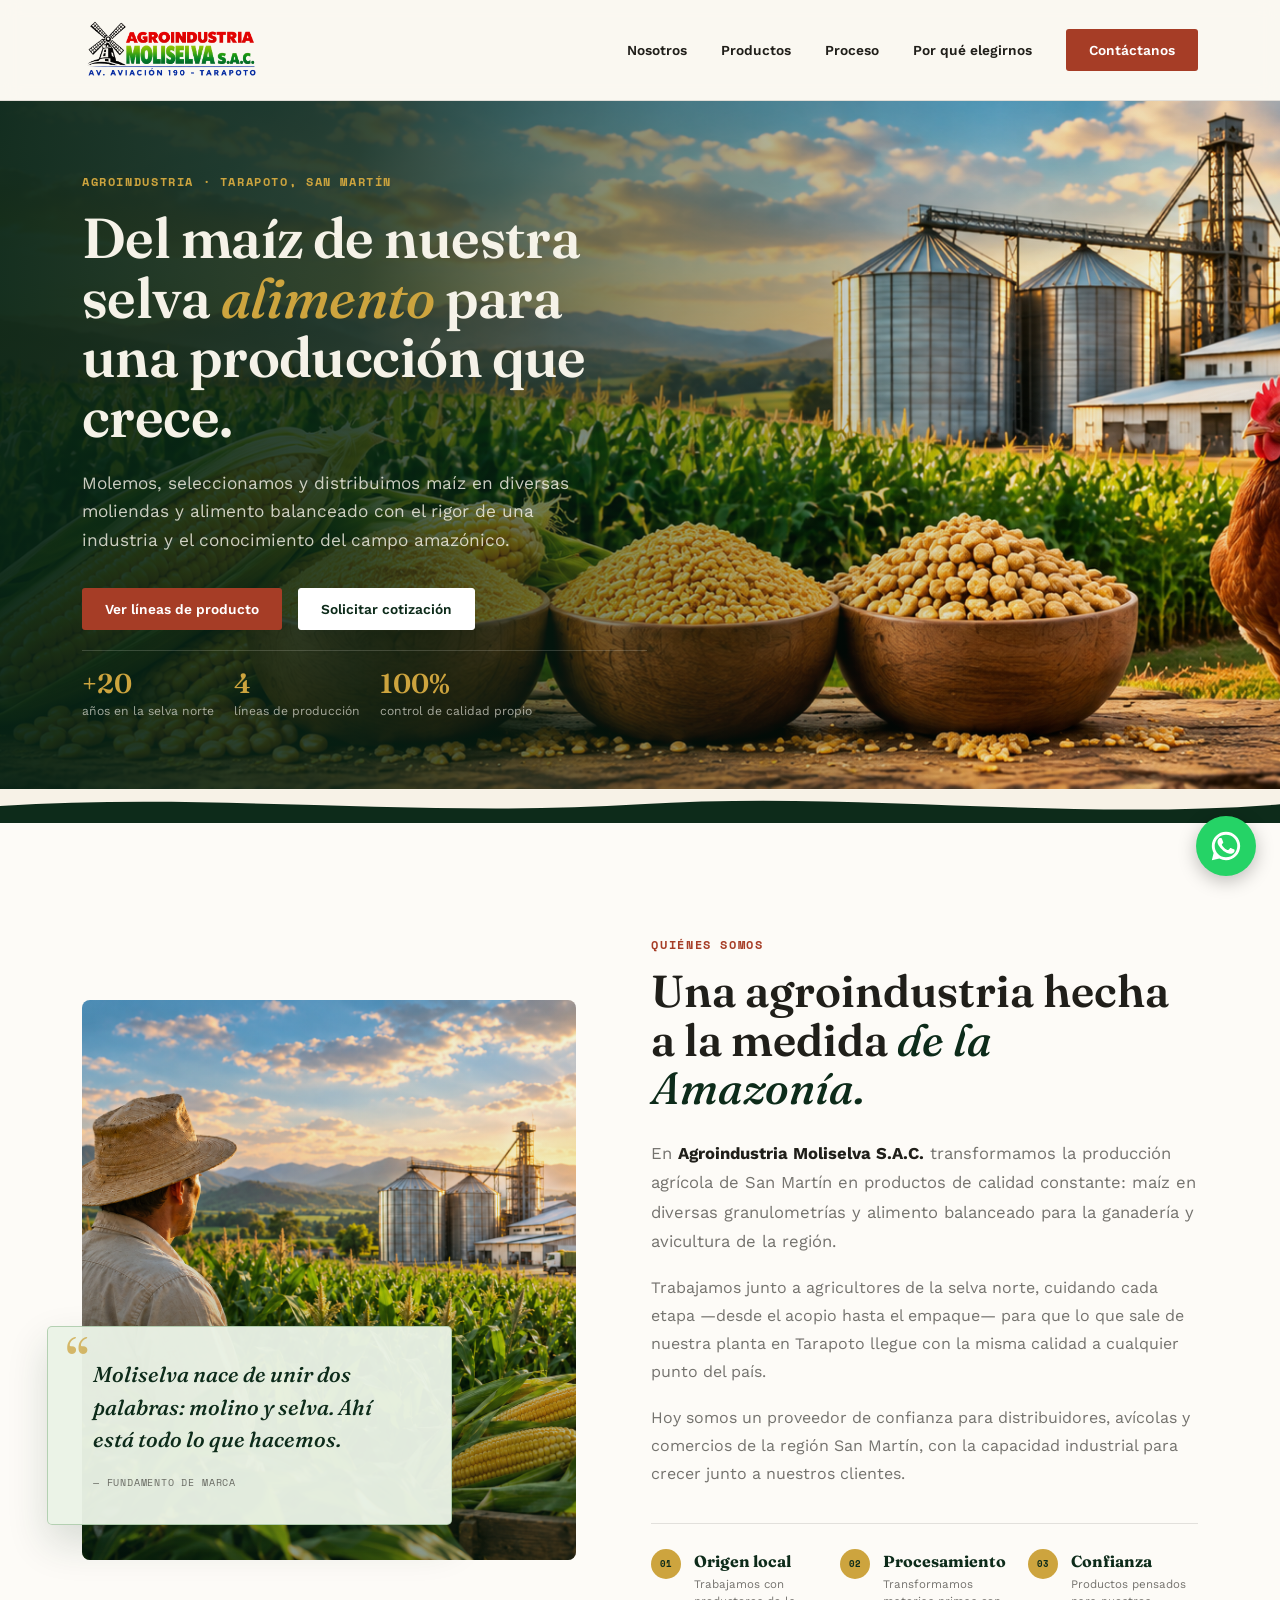
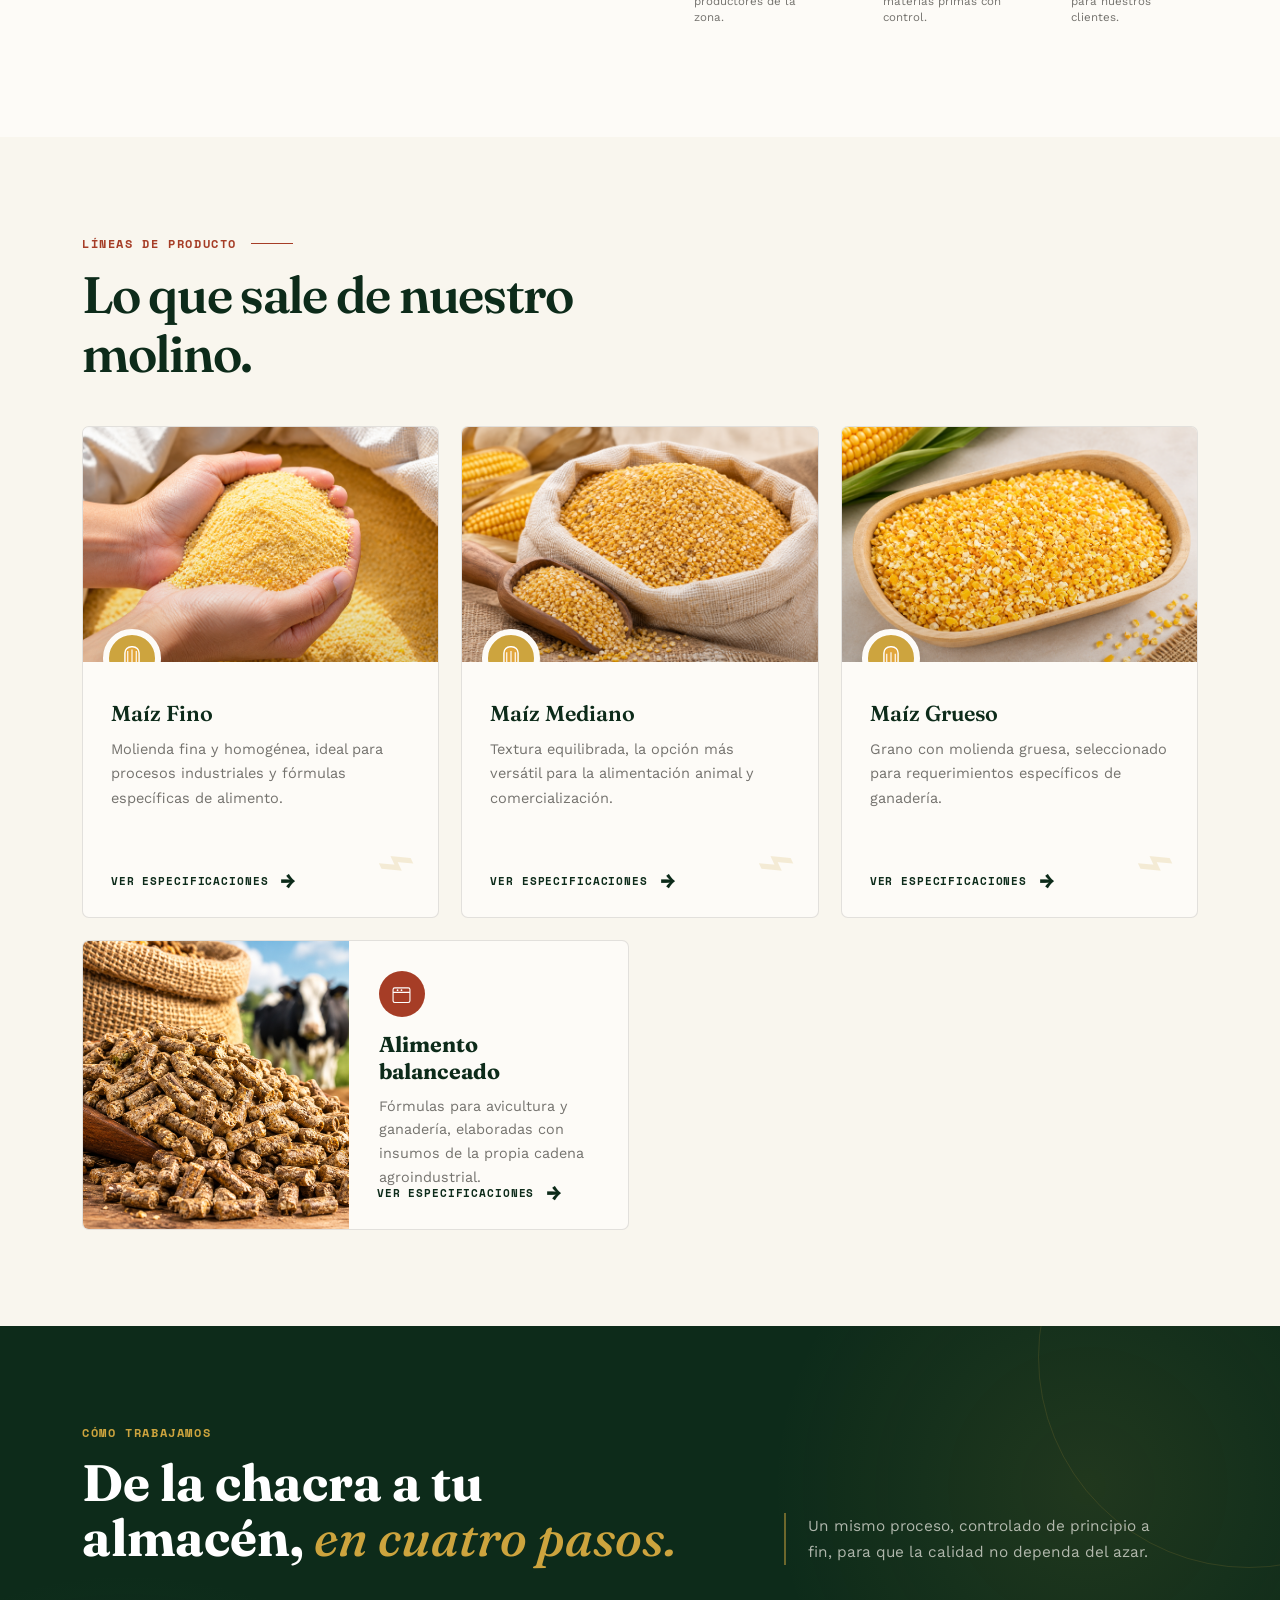
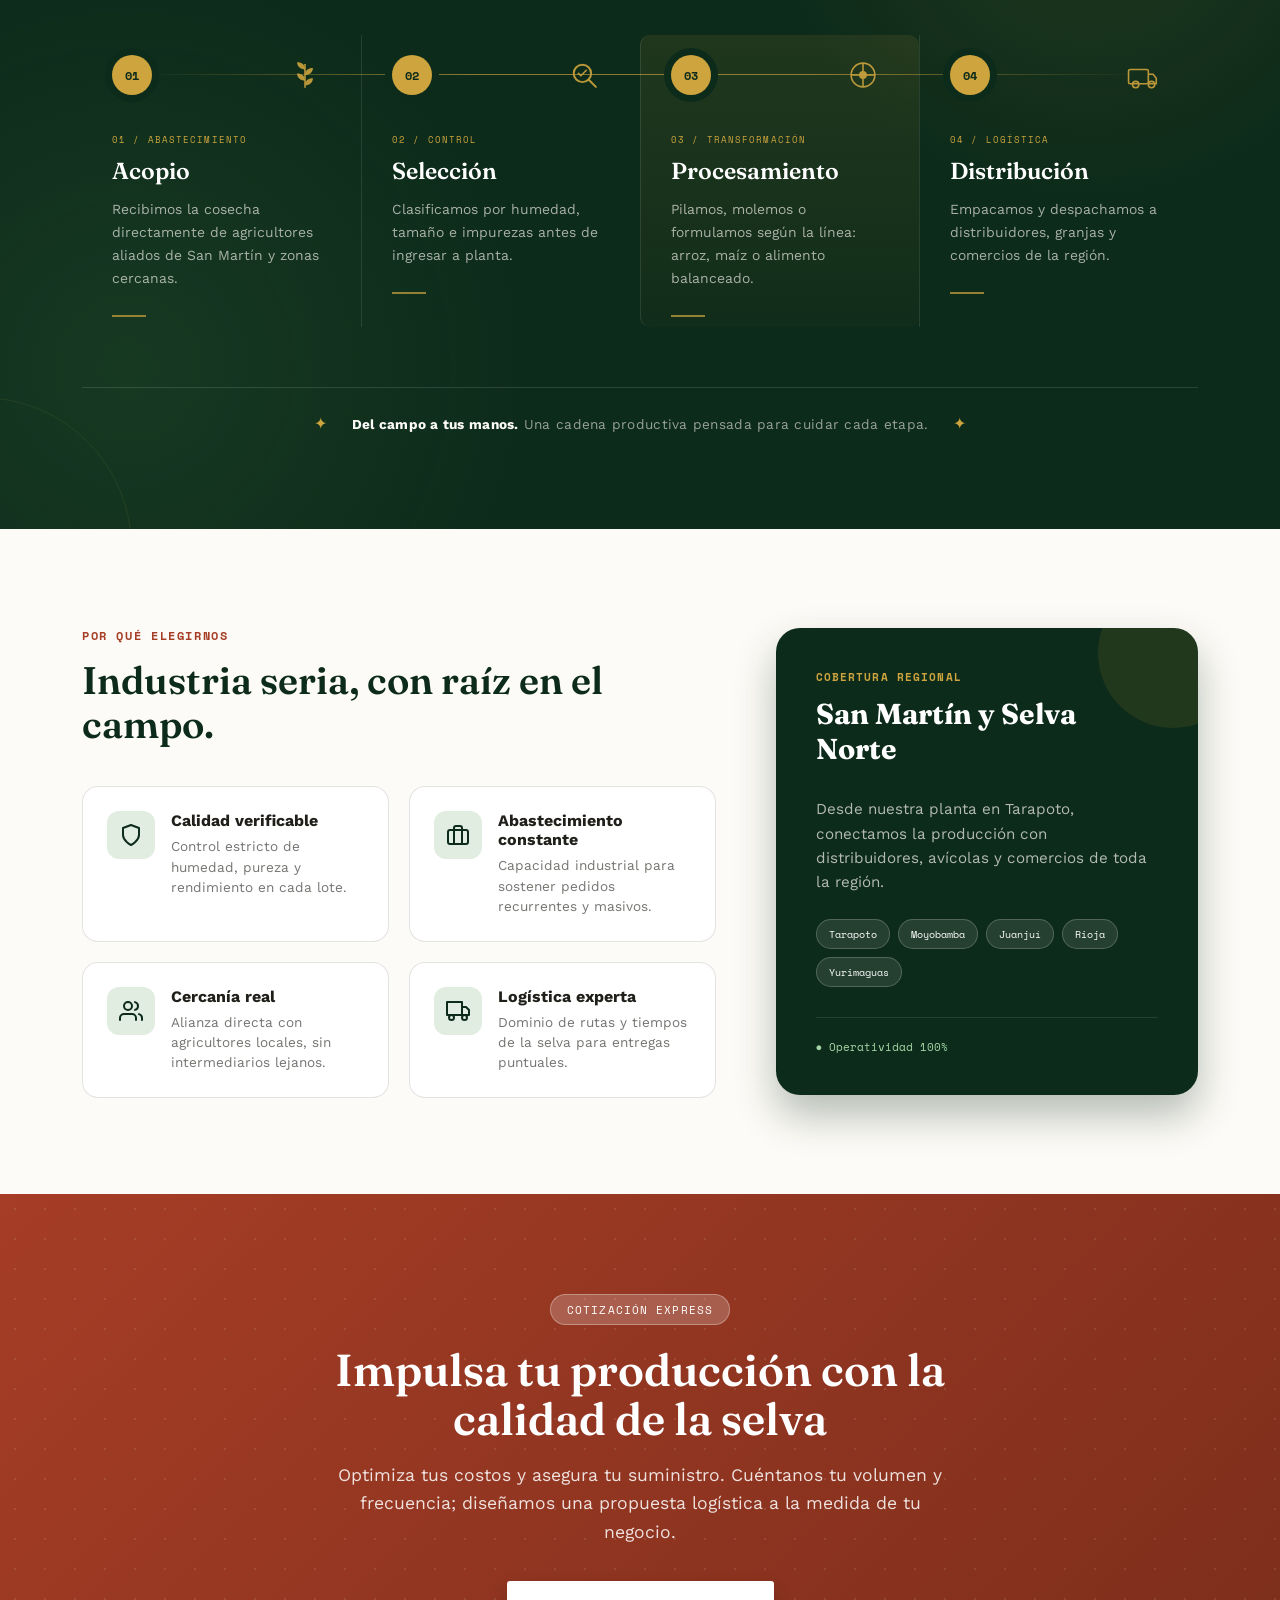
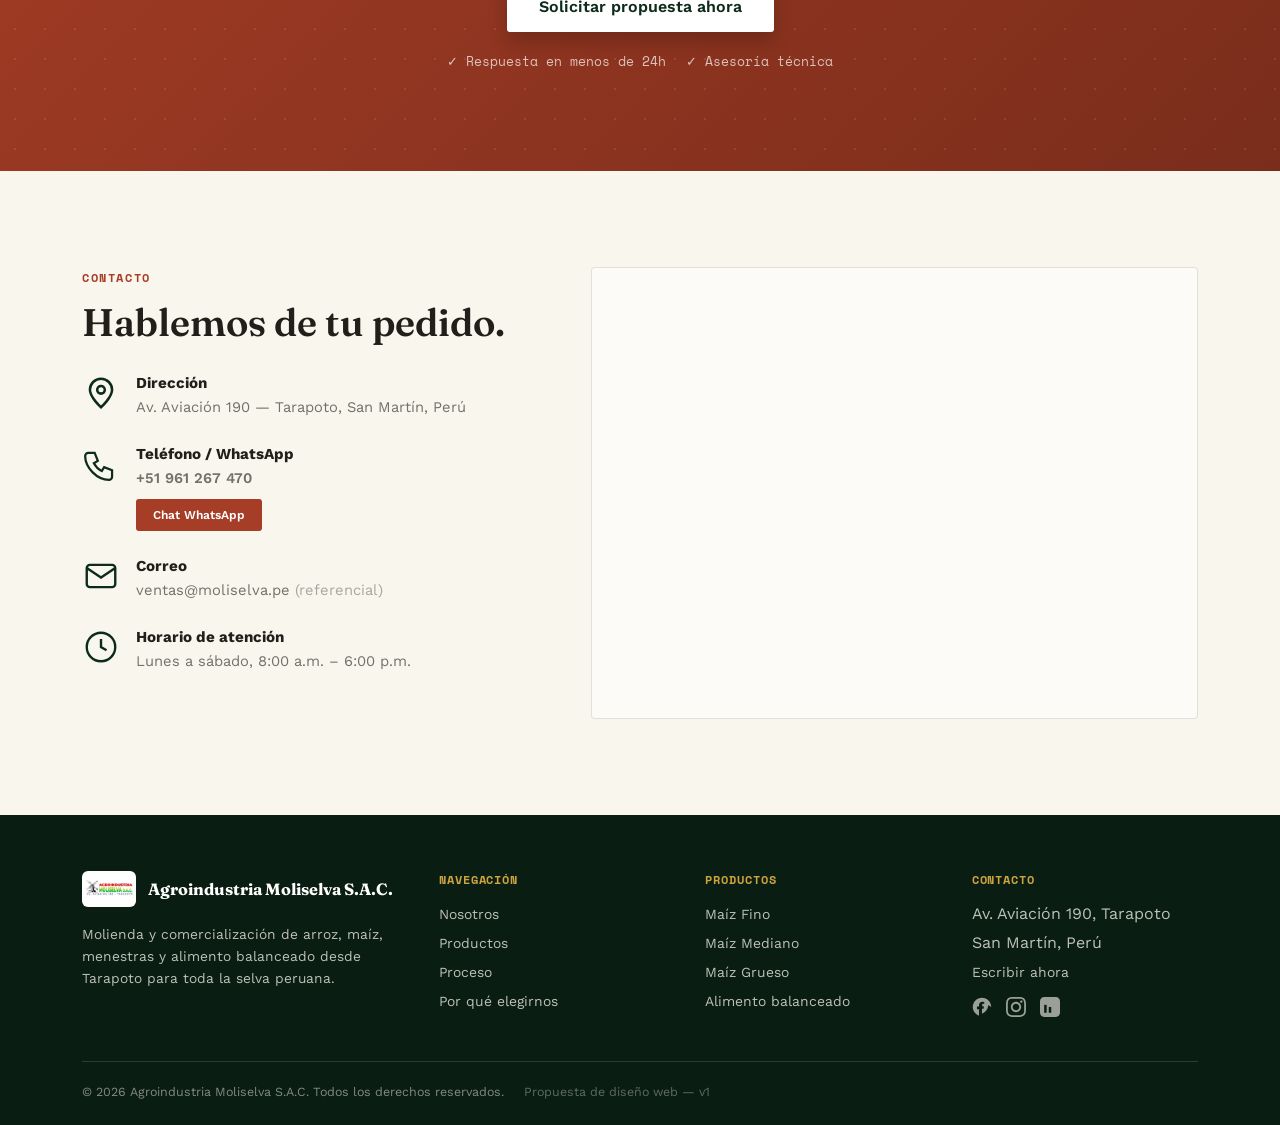
<file: moliselva/index.html>
<!DOCTYPE html>
<html lang="es">
<head>
<meta charset="UTF-8">
<meta name="viewport" content="width=device-width, initial-scale=1.0">
<title>Agroindustria Moliselva S.A.C.</title>
<link rel="icon" type="image/png" href="assets/img/favicon.png">
<link rel="preconnect" href="https://fonts.googleapis.com">
<link rel="preconnect" href="https://fonts.gstatic.com" crossorigin>
<link href="https://fonts.googleapis.com/css2?family=Fraunces:ital,opsz,wght@0,9..144,300;0,9..144,500;0,9..144,600;0,9..144,700;1,9..144,500&family=Work+Sans:wght@400;500;600;700&family=Space+Mono:wght@400;700&display=swap" rel="stylesheet">
<link rel="stylesheet" href="assets/css/style.css">
</head>
<body>

<header class="nav">
  <div class="nav-inner">
    <button type="button" data-target="#inicio" class="brand">
      <img  src="assets/img/logo.png">
      <!--<span class="brand-txt"><b>MOLISELVA</b>AGROINDUSTRIA S.A.C.</span>-->
    </button>
    <nav class="links">
      <button type="button" class="nav-link" data-target="#nosotros">Nosotros</button>
      <button type="button" class="nav-link" data-target="#productos">Productos</button>
      <button type="button" class="nav-link" data-target="#proceso">Proceso</button>
      <button type="button" class="nav-link" data-target="#porque">Por qué elegirnos</button>
      <button type="button" class="btn btn-primary" data-target="#contacto">Contáctanos</button>
    </nav>
    <button class="menu-toggle" aria-label="Abrir menú">☰</button>
  </div>
</header>

<section class="hero" id="inicio">
  <div class="hero-inner">
    <div>
      <span class="eyebrow">Agroindustria · Tarapoto, San Martín</span>
      <h1>Del maíz de nuestra selva <em>alimento</em> para una producción que crece.</h1>
      <p class="lead">Molemos, seleccionamos y distribuimos maíz en diversas moliendas y alimento balanceado con el rigor de una industria y el conocimiento del campo amazónico. </p>
      <div class="hero-ctas">
        <button type="button" class="btn btn-primary" data-target="#productos">Ver líneas de producto</button>
        <button type="button" class="btn btn-light" data-target="#contacto">Solicitar cotización</button>
      </div>
      <div class="hero-stats">
        <div class="hstat"><b>+20</b><span>años en la selva norte</span></div>
        <div class="hstat"><b>4</b><span>líneas de producción</span></div>
        <div class="hstat"><b>100%</b><span>control de calidad propio</span></div>
      </div>
    </div>
    
  </div>
</section>

<div class="divider" style="background:var(--verde-selva);">
  <svg viewBox="0 0 1200 40" preserveAspectRatio="none"><path d="M0,0 L1200,0 L1200,18 C 1000,38 800,2 600,18 C 400,34 200,4 0,20 Z" fill="#f7f2e7"/></svg>
</div>

<!-- ---------- NOSOTROS ---------- -->

<section class="about section-pad" id="nosotros">

  <div class="wrap about-grid">

    <!-- VISUAL -->
    <div class="about-visual">

      <div class="about-image">
        <img
          src="assets/img/campo-maiz.png"
          alt="Cultivos de maíz en la Amazonía de San Martín"
        >
      </div>

      <!-- Frase sobre la imagen -->
      <div class="about-quote">

        <span class="quote-mark">“</span>

        <p class="quote">
          Moliselva nace de unir dos palabras:
          molino y selva. Ahí está todo lo que hacemos.
        </p>

        <p class="quote-by">
          — Fundamento de marca
        </p>

      </div>

    </div>


    <!-- CONTENIDO -->
    <div class="about-content">

      <div class="section-head about-head">

        <span class="eyebrow">
          Quiénes somos
        </span>

        <h2>
          Una agroindustria hecha a la medida
          <em>de la Amazonía.</em>
        </h2>

      </div>


      <p class="about-intro">
        En <strong>Agroindustria Moliselva S.A.C.</strong>
        transformamos la producción agrícola de San Martín
        en productos de calidad constante: maíz en diversas
        granulometrías y alimento balanceado para la ganadería
        y avicultura de la región.
      </p>


      <p>
        Trabajamos junto a agricultores de la selva norte,
        cuidando cada etapa —desde el acopio hasta el empaque—
        para que lo que sale de nuestra planta en Tarapoto
        llegue con la misma calidad a cualquier punto del país.
      </p>


      <p>
        Hoy somos un proveedor de confianza para distribuidores,
        avícolas y comercios de la región San Martín, con la
        capacidad industrial para crecer junto a nuestros clientes.
      </p>


      <!-- INDICADORES -->
      <div class="about-values">

        <div class="about-value">
          <span class="value-number">01</span>
          <div>
            <h3>Origen local</h3>
            <p>Trabajamos con productores de la zona.</p>
          </div>
        </div>

        <div class="about-value">
          <span class="value-number">02</span>
          <div>
            <h3>Procesamiento</h3>
            <p>Transformamos materias primas con control.</p>
          </div>
        </div>

        <div class="about-value">
          <span class="value-number">03</span>
          <div>
            <h3>Confianza</h3>
            <p>Productos pensados para nuestros clientes.</p>
          </div>
        </div>

      </div>

    </div>

  </div>

</section>


<section class="productos section-pad" id="productos">
  <div class="wrap">

    <div class="section-head productos-head">
      <span class="eyebrow">Líneas de producto</span>
      <h2>Lo que sale de nuestro molino.</h2>
    </div>

    <!-- PRODUCTOS DE MAÍZ -->
    <div class="product-main-grid">

      <!-- MAÍZ FINO -->
      <article class="product-card product-card-main">
        <div class="product-image">
          <img src="assets/img/productos/maiz-fino.png" alt="Maíz fino">
          <div class="product-icon">
            <svg viewBox="0 0 48 48" fill="none">
              <rect x="14" y="8" width="20" height="32" rx="9"
                    fill="#e2a63b" stroke="#fff" stroke-width="2"/>
              <path d="M18 14v20M24 12v24M30 14v20"
                    stroke="#fff" stroke-width="1.6"/>
            </svg>
          </div>
        </div>

        <div class="product-content">
          <h3>Maíz Fino</h3>

          <p>
            Molienda fina y homogénea, ideal para procesos industriales
            y fórmulas específicas de alimento.
          </p>

           <a href="javascript:void(0)" class="product-link open-modal">
            Ver especificaciones
            <span>→</span>
          </a>

          <div class="product-decoration">⌁</div>
        </div>
      </article>


      <!-- MAÍZ MEDIANO -->
      <article class="product-card product-card-main">
        <div class="product-image">
          <img src="assets/img/productos/maiz-mediano.png" alt="Maíz mediano">
          <div class="product-icon">
            <svg viewBox="0 0 48 48" fill="none">
              <rect x="14" y="8" width="20" height="32" rx="9"
                    fill="#e2a63b" stroke="#fff" stroke-width="2"/>
              <path d="M18 16v16M24 14v20M30 16v16"
                    stroke="#fff" stroke-width="1.6"/>
            </svg>
          </div>
        </div>

        <div class="product-content">
          <h3>Maíz Mediano</h3>

          <p>
            Textura equilibrada, la opción más versátil para la
            alimentación animal y comercialización.
          </p>

           <a href="javascript:void(0)" class="product-link open-modal">
            Ver especificaciones
            <span>→</span>
          </a>

          <div class="product-decoration">⌁</div>
        </div>
      </article>


      <!-- MAÍZ GRUESO -->
      <article class="product-card product-card-main">
        <div class="product-image">
          <img src="assets/img/productos/maiz-grueso.png" alt="Maíz grueso">
          <div class="product-icon">
            <svg viewBox="0 0 48 48" fill="none">
              <rect x="14" y="8" width="20" height="32" rx="9"
                    fill="#e2a63b" stroke="#fff" stroke-width="2"/>
              <path d="M18 18v12M24 16v16M30 18v12"
                    stroke="#fff" stroke-width="1.6"/>
            </svg>
          </div>
        </div>

        <div class="product-content">
          <h3>Maíz Grueso</h3>

          <p>
            Grano con molienda gruesa, seleccionado para requerimientos
            específicos de ganadería.
          </p>

           <a href="javascript:void(0)" class="product-link open-modal">
            Ver especificaciones
            <span>→</span>
          </a>

          <div class="product-decoration">⌁</div>
        </div>
      </article>

    </div>


    <!-- PRODUCTOS COMPLEMENTARIOS -->
    <div class="product-secondary-grid">

      <!-- ALIMENTO BALANCEADO -->
      <article class="product-wide">

        <div class="product-wide-image">
          <img src="assets/img/productos/alimento-balanceado.png"
               alt="Alimento balanceado">
        </div>

        <div class="product-wide-content">

          <div class="wide-icon icon-red">
            <svg viewBox="0 0 48 48" fill="none">
              <rect x="9" y="14" width="30" height="26"
                    rx="3"
                    fill="none"
                    stroke="currentColor"
                    stroke-width="2"/>
              <path d="M9 22h30"
                    stroke="currentColor"
                    stroke-width="2"/>
              <circle cx="17" cy="18" r="1.6"
                      fill="currentColor"/>
              <circle cx="24" cy="18" r="1.6"
                      fill="currentColor"/>
            </svg>
          </div>

          <h3>Alimento balanceado</h3>

          <p>
            Fórmulas para avicultura y ganadería, elaboradas con
            insumos de la propia cadena agroindustrial.
          </p>

           <a href="javascript:void(0)" class="product-link open-modal">
            Ver especificaciones
            <span>→</span>
          </a>

        </div>

      </article>

    </div>

  </div>
</section>

<section class="proceso section-pad" id="proceso">

  <div class="wrap">

    <!-- CABECERA -->
    <div class="proceso-head">

      <div>
        <span class="eyebrow">Cómo trabajamos</span>

        <h2>
          De la chacra a tu almacén,
          <em>en cuatro pasos.</em>
        </h2>
      </div>

      <p>
        Un mismo proceso, controlado de principio a fin,
        para que la calidad no dependa del azar.
      </p>

    </div>


    <!-- PROCESO -->
    <div class="process-grid">

      <!-- 01 -->
      <article class="process-card">

        <div class="process-top">
          <span class="process-number">01</span>

          <div class="process-icon">
            <!-- trigo / grano -->
            <svg viewBox="0 0 48 48" fill="none">
              <path d="M24 40V10" stroke="currentColor" stroke-width="2"/>
              <path d="M24 17C18 17 14 13 14 8C20 8 24 11 24 17Z"
                    fill="currentColor"/>
              <path d="M24 24C30 24 34 20 34 15C28 15 24 18 24 24Z"
                    fill="currentColor"/>
              <path d="M24 31C18 31 14 27 14 22C20 22 24 25 24 31Z"
                    fill="currentColor"/>
              <path d="M24 37C30 37 34 33 34 28C28 28 24 31 24 37Z"
                    fill="currentColor"/>
            </svg>
          </div>
        </div>

        <span class="process-label">01 / Abastecimiento</span>

        <h3>Acopio</h3>

        <p>
          Recibimos la cosecha directamente de agricultores
          aliados de San Martín y zonas cercanas.
        </p>

        <div class="process-line"></div>

      </article>


      <!-- 02 -->
      <article class="process-card">

        <div class="process-top">
          <span class="process-number">02</span>

          <div class="process-icon">

            <svg viewBox="0 0 48 48" fill="none">
              <circle cx="22" cy="22" r="11"
                      stroke="currentColor"
                      stroke-width="2.5"/>
              <path d="M30 30L39 39"
                    stroke="currentColor"
                    stroke-width="2.5"
                    stroke-linecap="round"/>
              <path d="M17 22L20 25L27 18"
                    stroke="currentColor"
                    stroke-width="2"
                    stroke-linecap="round"
                    stroke-linejoin="round"/>
            </svg>

          </div>
        </div>

        <span class="process-label">02 / Control</span>

        <h3>Selección</h3>

        <p>
          Clasificamos por humedad, tamaño e impurezas
          antes de ingresar a planta.
        </p>

        <div class="process-line"></div>

      </article>


      <!-- 03 -->
      <article class="process-card featured">

        <div class="process-top">
          <span class="process-number">03</span>

          <div class="process-icon">

            <svg viewBox="0 0 48 48" fill="none">
              <circle cx="24" cy="24" r="15"
                      stroke="currentColor"
                      stroke-width="2"/>
              <path d="M24 9V39"
                    stroke="currentColor"
                    stroke-width="2"/>
              <path d="M9 24H39"
                    stroke="currentColor"
                    stroke-width="2"/>
              <circle cx="24" cy="24" r="5"
                      fill="currentColor"/>
            </svg>

          </div>
        </div>

        <span class="process-label">03 / Transformación</span>

        <h3>Procesamiento</h3>

        <p>
          Pilamos, molemos o formulamos según la línea:
          arroz, maíz o alimento balanceado.
        </p>

        <div class="process-line"></div>

      </article>


      <!-- 04 -->
      <article class="process-card">

        <div class="process-top">
          <span class="process-number">04</span>

          <div class="process-icon">

            <svg viewBox="0 0 48 48" fill="none">
              <rect x="7" y="17" width="25" height="18"
                    rx="2"
                    stroke="currentColor"
                    stroke-width="2"/>
              <path d="M32 23H38L42 28V35H32"
                    stroke="currentColor"
                    stroke-width="2"/>
              <circle cx="16" cy="36" r="4"
                      stroke="currentColor"
                      stroke-width="2"/>
              <circle cx="36" cy="36" r="4"
                      stroke="currentColor"
                      stroke-width="2"/>
            </svg>

          </div>
        </div>

        <span class="process-label">04 / Logística</span>

        <h3>Distribución</h3>

        <p>
          Empacamos y despachamos a distribuidores,
          granjas y comercios de la región.
        </p>

        <div class="process-line"></div>

      </article>

    </div>


    <!-- FRASE FINAL -->
    <div class="process-bottom">

      <span class="process-grain">✦</span>

      <p>
        <strong>Del campo a tus manos.</strong>
        Una cadena productiva pensada para cuidar cada etapa.
      </p>

      <span class="process-grain">✦</span>

    </div>

  </div>

</section>

<section class="porque section-pad" id="porque">
  <div class="wrap porque-grid">
    <div class="porque-content">
      <div class="section-head" style="margin-bottom:40px;">
        <span class="eyebrow">Por qué elegirnos</span>
        <h2 class="porque-title">Industria seria, con raíz en el campo.</h2>
      </div>
      <div class="feat-grid">
        <div class="feat-card" data-reveal>
          <div class="feat-icon">
            <svg viewBox="0 0 24 24" fill="none" stroke="currentColor" stroke-width="2" stroke-linecap="round" stroke-linejoin="round"><path d="M12 22s8-4 8-10V5l-8-3-8 3v7c0 6 8 10 8 10z"></path></svg>
          </div>
          <div class="feat-text">
            <h4>Calidad verificable</h4>
            <p>Control estricto de humedad, pureza y rendimiento en cada lote.</p>
          </div>
        </div>
        <div class="feat-card" data-reveal>
          <div class="feat-icon">
            <svg viewBox="0 0 24 24" fill="none" stroke="currentColor" stroke-width="2" stroke-linecap="round" stroke-linejoin="round"><rect x="2" y="7" width="20" height="14" rx="2" ry="2"></rect><path d="M16 21V5a2 2 0 0 0-2-2h-4a2 2 0 0 0-2 2v16"></path></svg>
          </div>
          <div class="feat-text">
            <h4>Abastecimiento constante</h4>
            <p>Capacidad industrial para sostener pedidos recurrentes y masivos.</p>
          </div>
        </div>
        <div class="feat-card" data-reveal>
          <div class="feat-icon">
            <svg viewBox="0 0 24 24" fill="none" stroke="currentColor" stroke-width="2" stroke-linecap="round" stroke-linejoin="round"><path d="M17 21v-2a4 4 0 0 0-4-4H5a4 4 0 0 0-4 4v2"></path><circle cx="9" cy="7" r="4"></circle><path d="M23 21v-2a4 4 0 0 0-3-3.87"></path><path d="M16 3.13a4 4 0 0 1 0 7.75"></path></svg>
          </div>
          <div class="feat-text">
            <h4>Cercanía real</h4>
            <p>Alianza directa con agricultores locales, sin intermediarios lejanos.</p>
          </div>
        </div>
        <div class="feat-card" data-reveal>
          <div class="feat-icon">
            <svg viewBox="0 0 24 24" fill="none" stroke="currentColor" stroke-width="2" stroke-linecap="round" stroke-linejoin="round"><rect x="1" y="3" width="15" height="13"></rect><polygon points="16 8 20 8 23 11 23 16 16 16 16 8"></polygon><circle cx="5.5" cy="18.5" r="2.5"></circle><circle cx="18.5" cy="18.5" r="2.5"></circle></svg>
          </div>
          <div class="feat-text">
            <h4>Logística experta</h4>
            <p>Dominio de rutas y tiempos de la selva para entregas puntuales.</p>
          </div>
        </div>
      </div>
    </div>
    <div class="cover-box" data-reveal>
      <div class="cover-badge">Cobertura Regional</div>
      <h3 class="cover-title">San Martín y Selva Norte</h3>
      <p>Desde nuestra planta en Tarapoto, conectamos la producción con distribuidores, avícolas y comercios de toda la región.</p>
      <div class="tag-row">
        <span class="tag">Tarapoto</span>
        <span class="tag">Moyobamba</span>
        <span class="tag">Juanjuí</span>
        <span class="tag">Rioja</span>
        <span class="tag">Yurimaguas</span>
      </div>
      <div class="cover-footer">
        <span class="cover-status">● Operatividad 100%</span>
      </div>
    </div>
  </div>
</section>

<section class="cta-band">
  <div class="cta-bg-pattern"></div>
  <div class="wrap">
    <div class="cta-content">
      <span class="cta-badge">Cotización Express</span>
      <h2>Impulsa tu producción con la calidad de la selva</h2>
      <p>Optimiza tus costos y asegura tu suministro. Cuéntanos tu volumen y frecuencia; diseñamos una propuesta logística a la medida de tu negocio.</p>
      <div class="cta-actions">
        <button type="button" class="btn btn-light" data-target="#contacto">Solicitar propuesta ahora</button>
        <div class="cta-trust">
          <span>✓ Respuesta en menos de 24h</span>
          <span>✓ Asesoría técnica</span>
        </div>
      </div>
    </div>
  </div>
</section>

<section class="contacto section-pad" id="contacto">
  <div class="wrap contact-grid">
    <div>
      <div class="section-head" style="margin-bottom:30px;">
        <span class="eyebrow">Contacto</span>
        <h2>Hablemos de tu pedido.</h2>
      </div>
      <div class="c-info">
        <div class="c-item">
          <svg class="ic" viewBox="0 0 24 24" fill="none"><path d="M12 21s-7-6.2-7-11a7 7 0 0 1 14 0c0 4.8-7 11-7 11z" stroke="currentColor" stroke-width="1.6"/><circle cx="12" cy="10" r="2.4" stroke="currentColor" stroke-width="1.6"/></svg>
          <div><h4>Dirección</h4><p>Av. Aviación 190 — Tarapoto, San Martín, Perú</p></div>
        </div>
        <div class="c-item">
          <svg class="ic" viewBox="0 0 24 24" fill="none"><path d="M4 5h4l2 5-2.5 1.5a12 12 0 0 0 5 5L14 14l5 2v4a2 2 0 0 1-2 2C9.6 22 2 14.4 2 7a2 2 0 0 1 2-2z" stroke="currentColor" stroke-width="1.4"/></svg>
          <div>
            <h4>Teléfono / WhatsApp</h4>
            <p><a href="https://wa.me/51961267470?text=Hola%20Moliselva,%20quisiera%20consultar%20sobre%20un%20pedido." target="_blank" style="color: inherit; text-decoration: none; font-weight: 600;">+51 961 267 470</a></p>
            <a href="https://wa.me/51961267470?text=Hola%20Moliselva,%20quisiera%20consultar%20sobre%20un%20pedido." target="_blank" class="btn btn-primary" style="margin-top: 10px; padding: 8px 16px; font-size: 0.75rem; display: inline-flex;">Chat WhatsApp</a>
          </div>
        </div>
        <div class="c-item">
          <svg class="ic" viewBox="0 0 24 24" fill="none"><rect x="3" y="5" width="18" height="14" rx="2" stroke="currentColor" stroke-width="1.5"/><path d="M3 7l9 6 9-6" stroke="currentColor" stroke-width="1.5"/></svg>
          <div><h4>Correo</h4><p>ventas@moliselva.pe <span style="opacity:.6;">(referencial)</span></p></div>
        </div>
        <div class="c-item">
          <svg class="ic" viewBox="0 0 24 24" fill="none"><circle cx="12" cy="12" r="9" stroke="currentColor" stroke-width="1.5"/><path d="M12 7v5l3.5 2" stroke="currentColor" stroke-width="1.5"/></svg>
          <div><h4>Horario de atención</h4><p>Lunes a sábado, 8:00 a.m. – 6:00 p.m.</p></div>
        </div>
      </div>
    </div>
    <div class="form-card" style="padding:0; overflow:hidden;">
      <iframe src="https://www.google.com/maps/embed?pb=!1m18!1m12!1m3!1d350.38576712120926!2d-76.37177382251764!3d-6.501111284239461!2m3!1f0!2f0!3f0!3m2!1i1024!2i768!4f13.1!3m3!1m2!1s0x91ba0bbd672f548d%3A0x6499c010d743d4db!2sSteel%20Nor%20Oriente%20S.A.C.!5e0!3m2!1ses!2spe!4v1788884615153!5m2!1ses!2spe" width="100%" height="450" style="border:0; display:block;" allowfullscreen="" loading="lazy" referrerpolicy="strict-origin-when-cross-origin"></iframe>
    </div>
  </div>
</section>

<div id="product-modal" class="modal">
  <div class="modal-overlay"></div>
  <div class="modal-content">
    <button class="modal-close">&times;</button>
    <div class="modal-body">
      <div class="modal-bg-image"></div>
      <div class="modal-inner">
        <div id="modal-data">
          <!-- Data populated by JS -->
        </div>
      </div>
    </div>
  </div>
</div>

  </div>
</section>

<!-- WHATSAPP FLOTANTE -->
<a
  href="https://wa.me/51961267470?text=Hola%20Moliselva,%20quisiera%20cotizar%20sus%20productos."
  target="_blank"
  rel="noopener noreferrer"
  class="whatsapp-float"
  aria-label="Contactar por WhatsApp"
>
  <span class="wa-tooltip">Cotiza ahora</span>

  <svg viewBox="0 0 24 24" fill="currentColor">
    <path d="M17.472 14.382c-.297-.149-1.758-.867-2.03-.967-.273-.099-.471-.148-.67.15-.197.297-.767.966-.94 1.164-.173.198-.347.223-.644.075-.297-.149-1.255-.462-2.39-1.475-.883-.788-1.48-1.761-1.653-2.058-.173-.297-.018-.458.13-.606.134-.133.297-.347.446-.52.149-.174.198-.298.298-.497.099-.198.05-.372-.025-.521-.075-.149-.669-1.611-.916-2.206-.242-.579-.487-.5-.669-.51-.173-.008-.372-.075-.57-.075-.198 0-.52.075-.793.372-.273.297-1.04 1.016-1.04 2.479 0 1.462 1.065 2.875 1.213 3.074.149.198 2.095 3.2 5.077 4.487.709.306 1.262.489 1.694.626.712.227 1.36.195 1.872.118.571-.085 1.758-.719 2.006-1.413.248-.694.248-1.289.173-1.413-.074-.124-.272-.198-.57-.347z"/>
    <path d="M12 2C6.477 2 2 6.477 2 12c0 1.768.46 3.43 1.267 4.87L2 22l5.316-1.245A9.96 9.96 0 0 0 12 22c5.523 0 10-4.477 10-10S17.523 2 12 2zm0 18a7.96 7.96 0 1 1 0-15.92A7.96 7.96 0 0 1 12 20z"/>
  </svg>
</a>

<footer>
  <div class="wrap">
    <div class="foot-grid">
      <div>
        <div class="foot-brand">
          <img src="[data-uri]" alt="Agroindustria Moliselva">
          <b>Agroindustria Moliselva S.A.C.</b>
        </div>
        <p>Molienda y comercialización de arroz, maíz, menestras y alimento balanceado desde Tarapoto para toda la selva peruana.</p>
      </div>
      <div>
        <h5>Navegación</h5>
        <ul>
          <li><button type="button" class="foot-link" data-target="#nosotros">Nosotros</button></li>
          <li><button type="button" class="foot-link" data-target="#productos">Productos</button></li>
          <li><button type="button" class="foot-link" data-target="#proceso">Proceso</button></li>
          <li><button type="button" class="foot-link" data-target="#porque">Por qué elegirnos</button></li>
        </ul>
      </div>
      <div>
        <h5>Productos</h5>
        <ul>
          <li><button type="button" class="foot-link" data-target="#productos">Maíz Fino</button></li>
          <li><button type="button" class="foot-link" data-target="#productos">Maíz Mediano</button></li>
          <li><button type="button" class="foot-link" data-target="#productos">Maíz Grueso</button></li>
          <li><button type="button" class="foot-link" data-target="#productos">Alimento balanceado</button></li>
        </ul>
      </div>
      <div>
        <h5>Contacto</h5>
        <ul>
          <li>Av. Aviación 190, Tarapoto</li>
          <li>San Martín, Perú</li>
          <li><button type="button" class="foot-link" data-target="#contacto">Escribir ahora</button></li>
        </ul>
        <div class="foot-socials" style="margin-top:16px;">
          <a href="#" target="_blank" aria-label="Facebook" class="social-icon social-fb">
            <svg viewBox="-1 -1 26 26" fill="currentColor"><path d="M24 12.073C24 5.445 18.555 0 12 0S0 5.445 0 12.073c0 5.086 3.32 9.44 8.08 11.34V14.8h-2.633v-3.333h2.633v-1.5c0-3.04 1.82-4.666 4.533-4.666 1.387 0 2.333.4 2.333.4v2.233h-1.2c-1.2 0-1.467.867-1.467 1.733v1.2h2.1l-.333 3.333h-2.1v6.533c4.76-1.9 8.08-6.254 8.08-11.34z"/></svg>
          </a>
          <a href="#" target="_blank" aria-label="Instagram" class="social-icon social-ig">
            <svg viewBox="0 0 24 24" fill="currentColor"><path d="M12 2.163c3.204 0 3.584.012 4.85.07 3.252.148 4.771 1.691 4.919 4.919.058 1.265.069 1.645.069 4.849 0 3.205-.012 3.584-.069 4.849-.149 3.225-1.664 4.771-4.919 4.919-1.266.058-1.644.07-4.85.07-3.204 0-3.584-.012-4.849-.07-3.26-.149-4.771-1.699-4.919-4.92-.058-1.265-.07-1.644-.07-4.849 0-3.204.013-3.583.07-4.849.149-3.227 1.664-4.771 4.919-4.919 1.266-.057 1.645-.069 4.849-.069zm0-2.163c-3.259 0-3.667.014-4.947.072-4.358.2-6.78 2.618-6.98 6.98-.059 1.281-.073 1.689-.073 4.948 0 3.259.014 3.668.072 4.948.2 4.358 2.618 6.78 6.98 6.98 1.281.058 1.689.072 4.948.072 3.259 0 3.668-.014 4.948-.072 4.354-.2 6.782-2.618 6.979-6.98.058-1.28.073-1.689.073-4.948 0-3.259-.014-3.667-.072-4.947-.196-4.354-2.617-6.78-6.979-6.98-1.281-.059-1.69-.073-4.949-.073zm0 5.838c-3.403 0-6.162 2.759-6.162 6.162s2.759 6.163 6.162 6.163 6.162-2.759 6.162-6.163c0-3.403-2.759-6.162-6.162-6.162zm0 10.162c-2.209 0-4-1.79-4-4 0-2.209 1.791-4 4-4s4 1.791 4 4c0 2.21-1.791 4-4 4zm6.406-11.845c-.796 0-1.441.645-1.441 1.44s.645 1.44 1.441 1.44c.795 0 1.439-.645 1.439-1.44s-.644-1.44-1.439-1.44z"/></svg>
          </a>
          <a href="#" target="_blank" aria-label="LinkedIn" class="social-icon social-li">
            <svg viewBox="0 0 24 24" fill="currentColor"><path d="M19 0h-14c-2.761 0-5 2.239-5 5v14c0 2.761 2.239 5 5 5h14c2.762 0 5-2.239 5-5v-14c0-2.761-2.238-5-5-5zm-11 19h-3v-11h3v11zm-1.5-12.261c-.9 0-1.5.47-1.5 1.5s.47 1.5 1.5 1.5 1.5-.47 1.5-1.5-.47-1.5-1.5-1.5zm7 12.261h-3v-7h3v7z"/></svg>
          </a>
        </div>
      </div>
    </div>
    <div class="foot-bottom">
      <div class="foot-bottom-left">
        <span>© 2026 Agroindustria Moliselva S.A.C. Todos los derechos reservados.</span>
        <span class="version">Propuesta de diseño web — v1</span>
      </div>
    </div>
  </div>
</footer>



<script src="assets/js/script.js"></script>

</body>
</html>
</file>
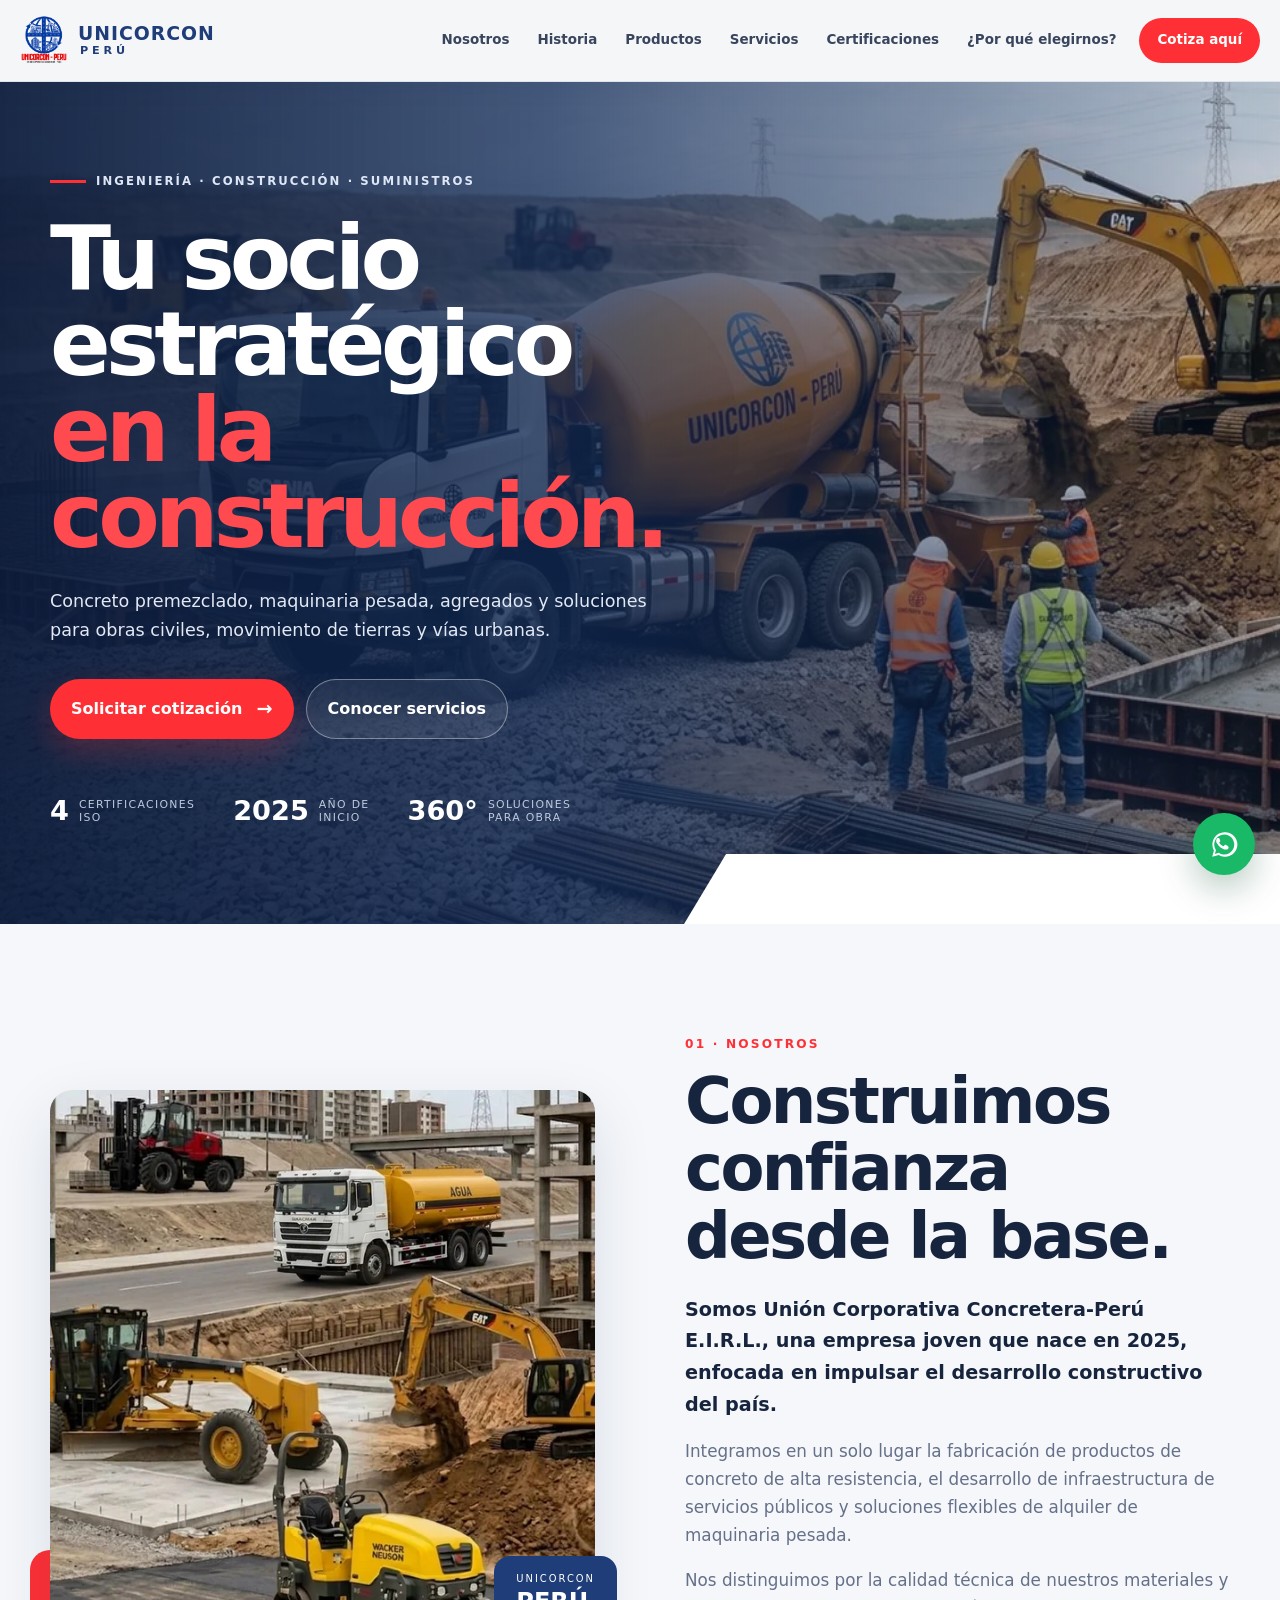
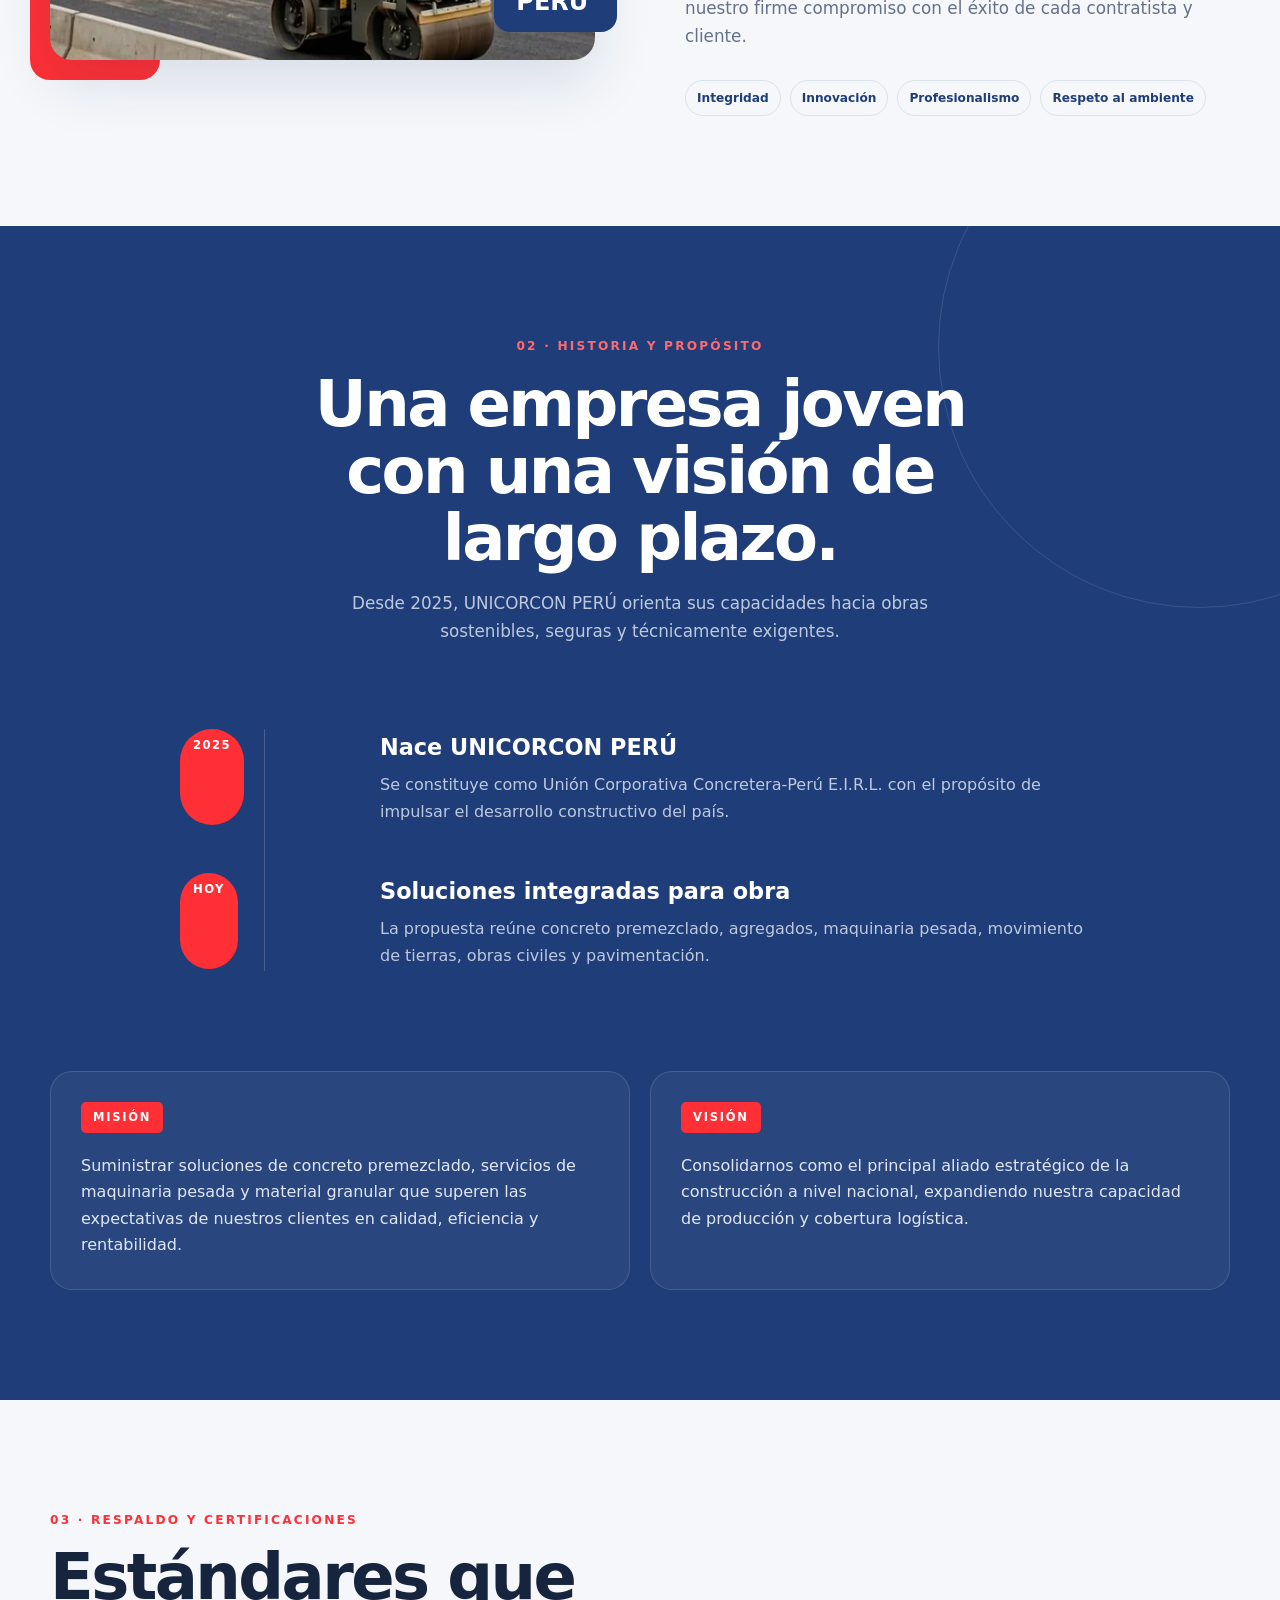
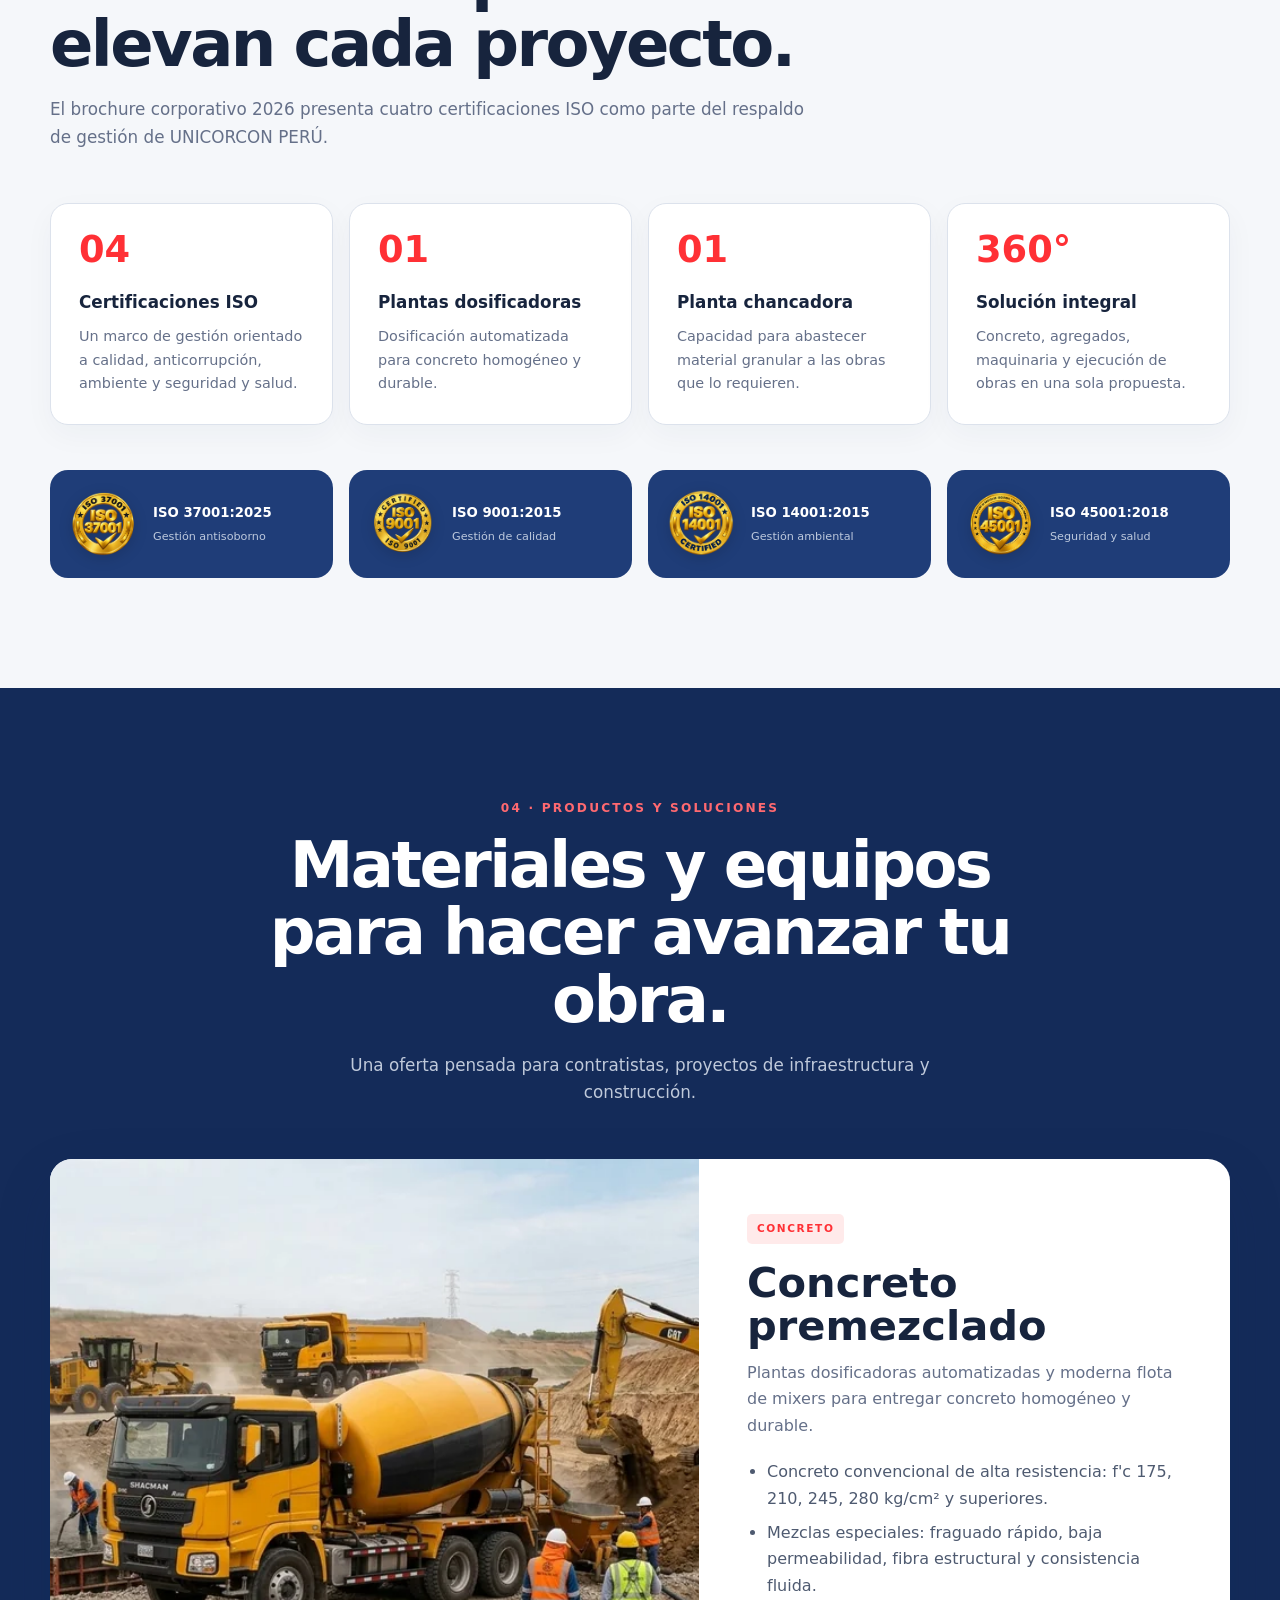
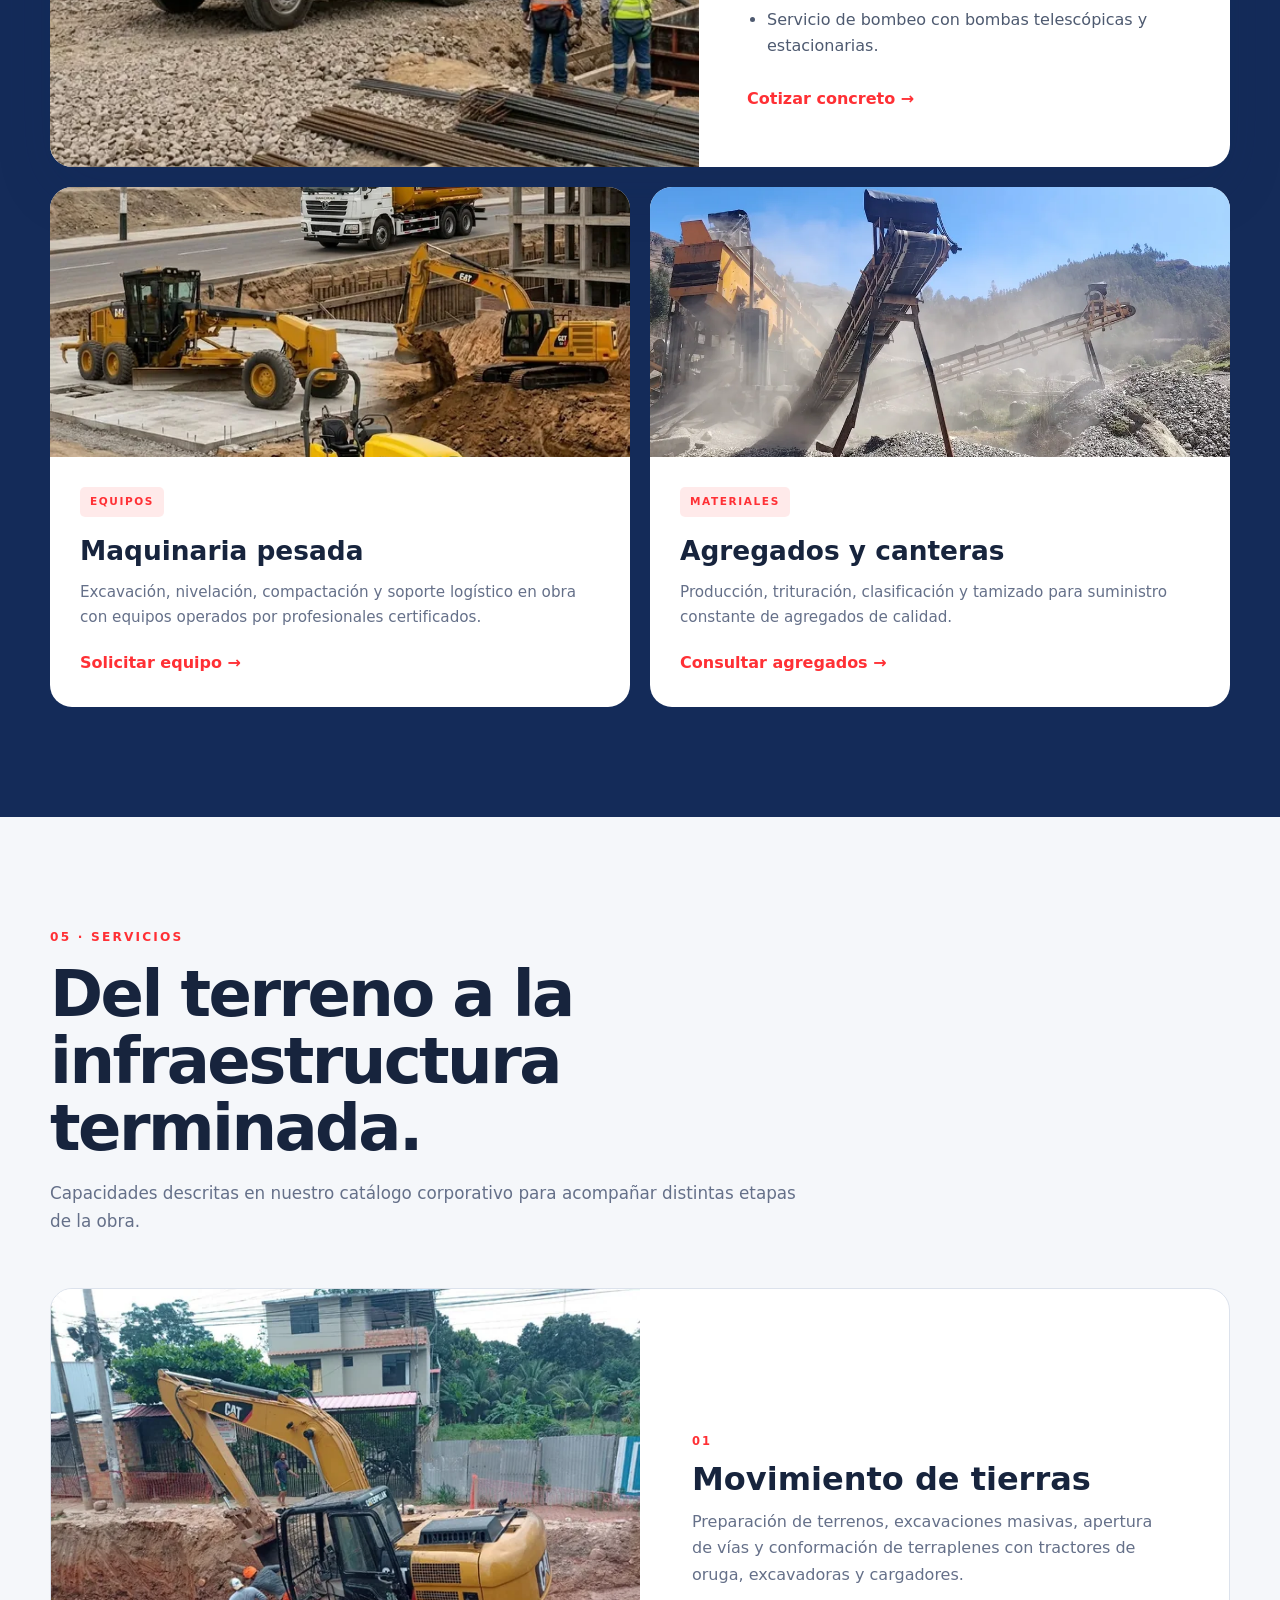
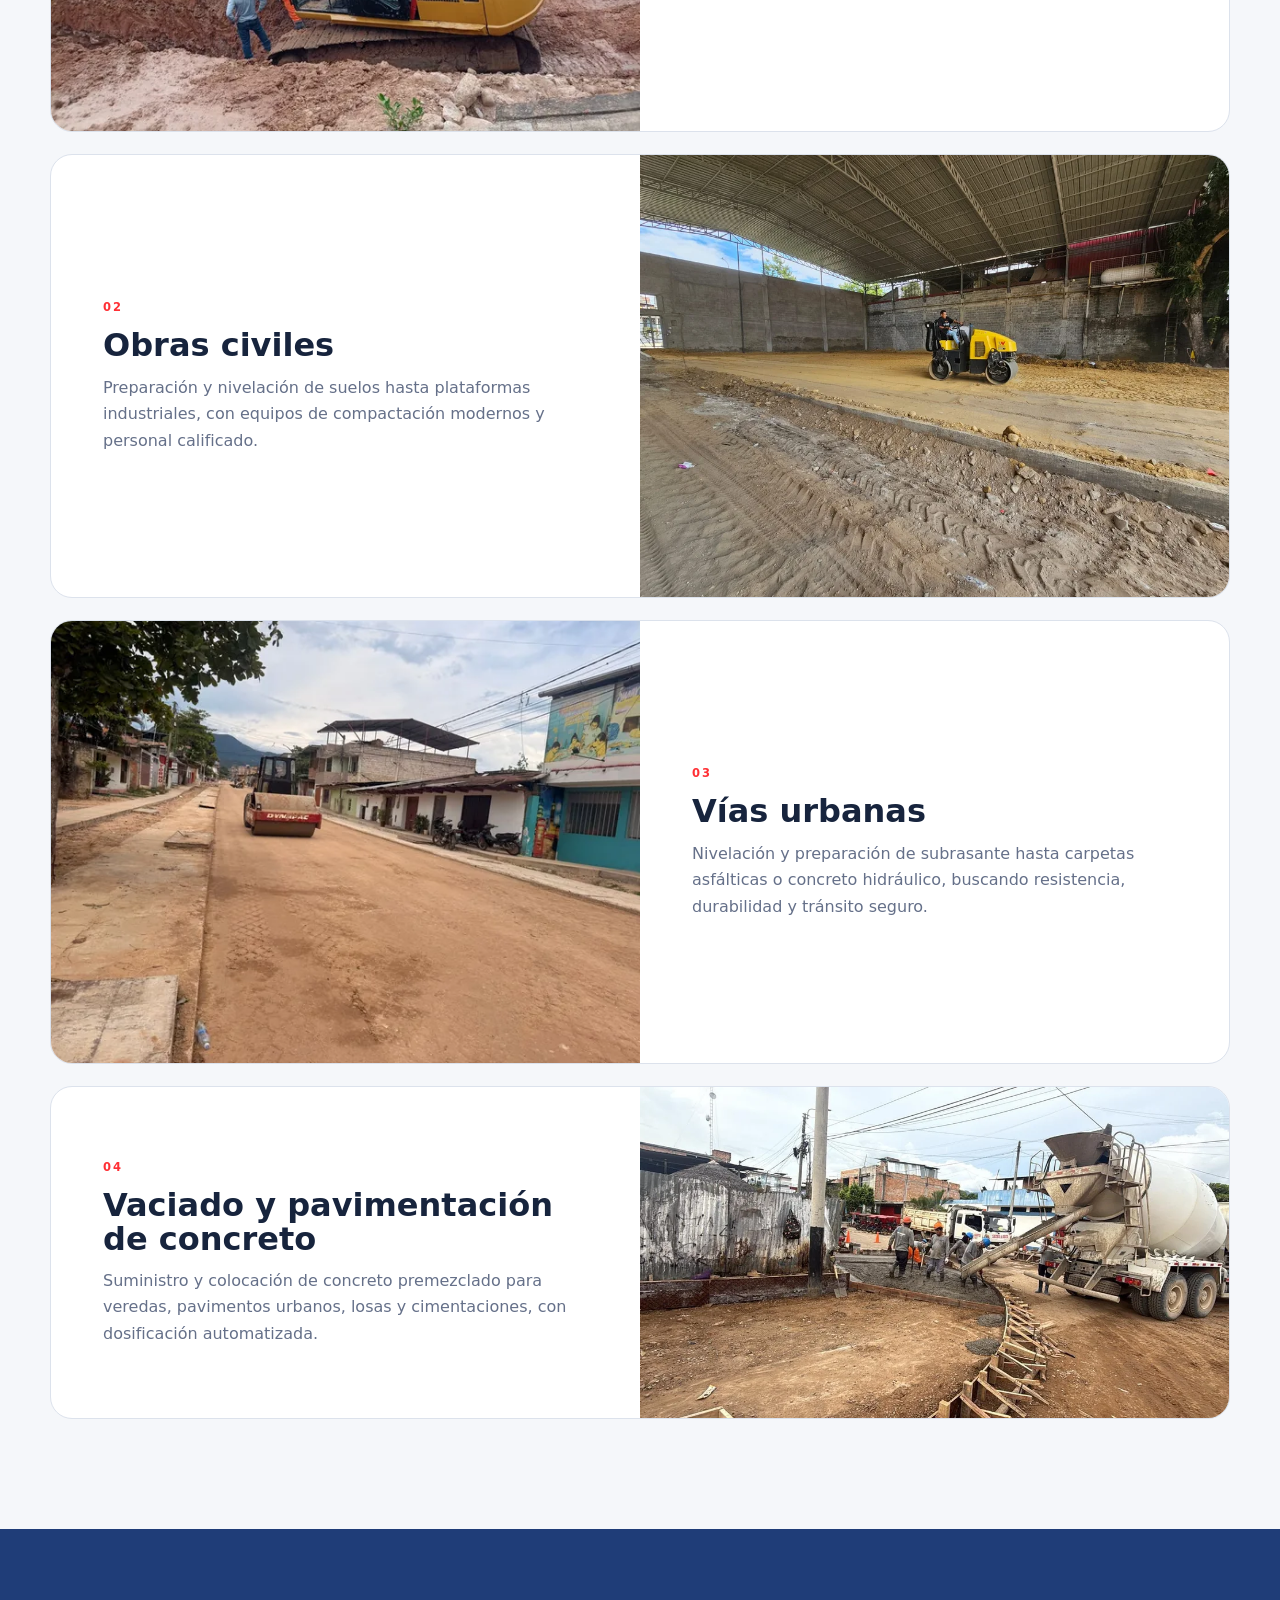
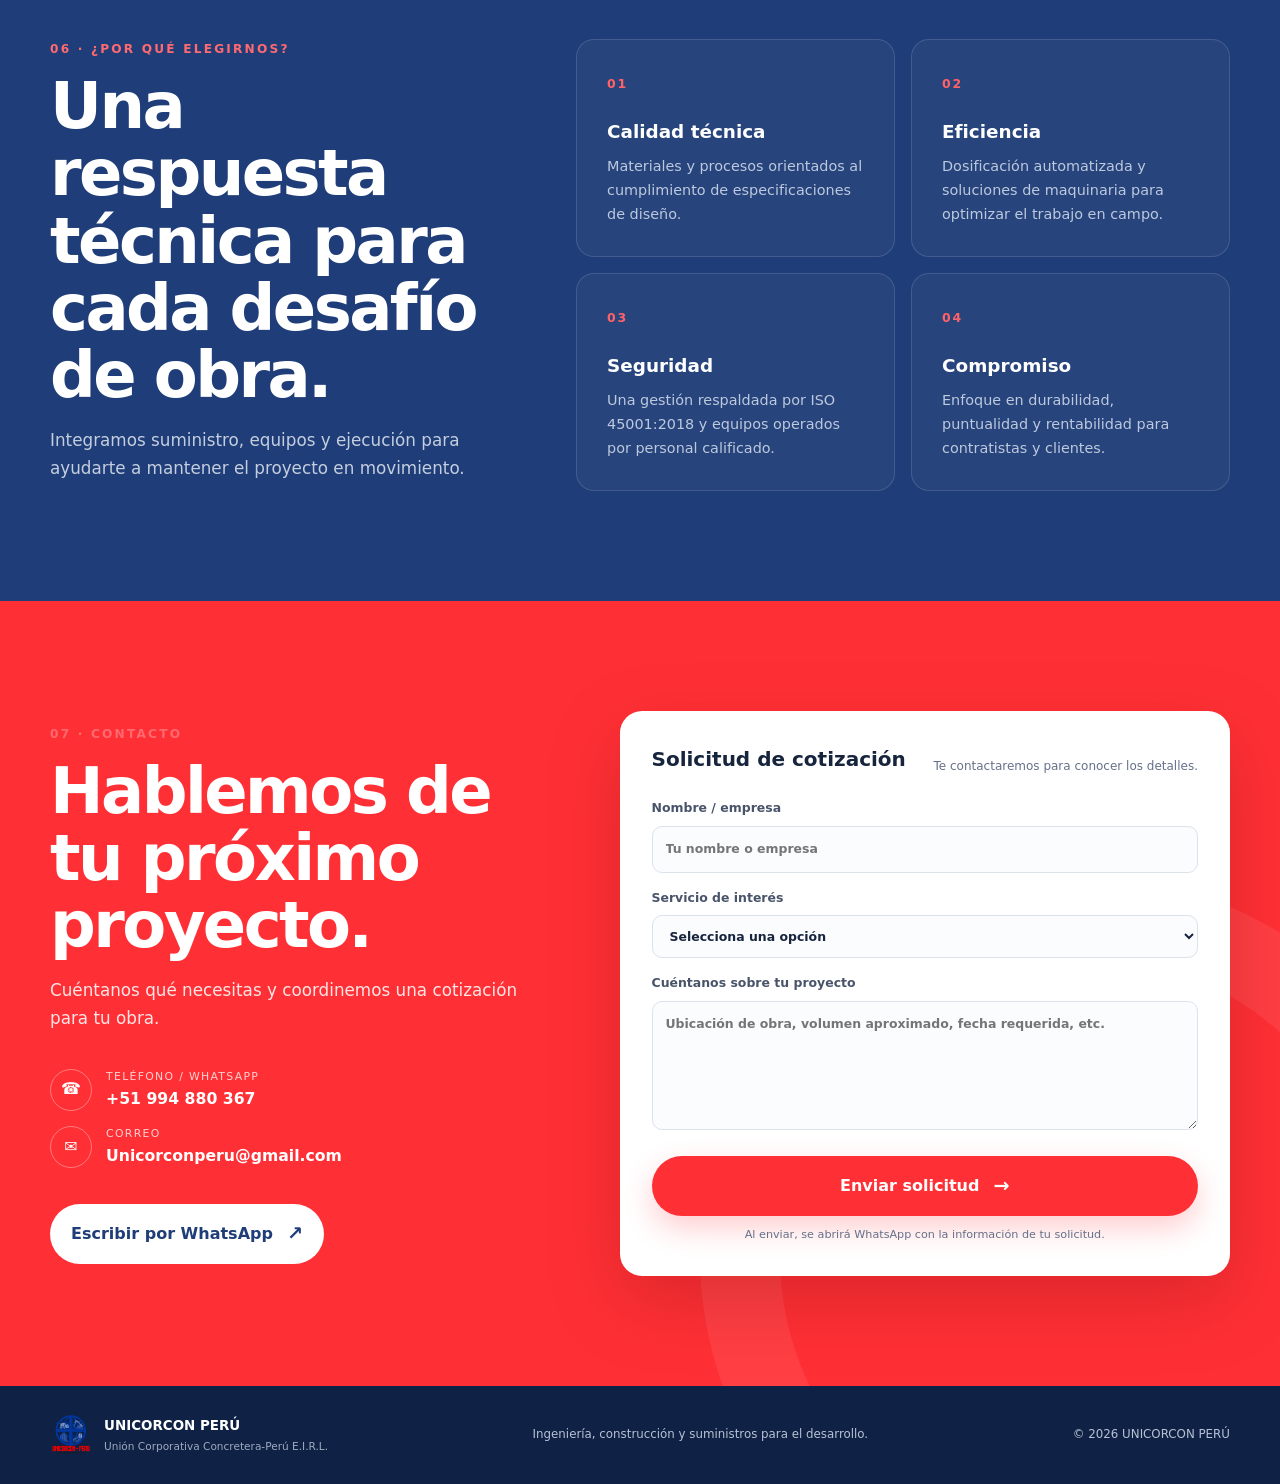
<file: unicorcon/index.html>
<!DOCTYPE html>
<html lang="es">
<head>
  <meta charset="UTF-8">
  <meta name="viewport" content="width=device-width, initial-scale=1.0">
  <meta name="description" content="UNICORCON PERÚ — concreto premezclado, maquinaria pesada, movimiento de tierras, obras civiles, vías urbanas y agregados para construcción.">
  <meta name="theme-color" content="#1F3D78">
  <title>UNICORCON PERÚ | Ingeniería, Construcción y Suministros</title>
  <link rel="icon" type="image/png" href="assets/logo.webp">
  <link rel="stylesheet" href="css/styles.css">
</head>
<body>
  <header class="site-header" id="header">
    <div class="header-inner">
      <a class="brand" href="#inicio" aria-label="UNICORCON PERÚ, inicio">
        <img src="assets/logo.webp" alt="Logo UNICORCON PERÚ">
        <span class="brand-text"><strong>UNICORCON</strong><small>PERÚ</small></span>
      </a>

      <button class="menu-toggle" id="menuToggle" aria-label="Abrir menú" aria-expanded="false">
        <span></span><span></span><span></span>
      </button>

      <nav class="main-nav" id="mainNav" aria-label="Navegación principal">
        <a href="#nosotros">Nosotros</a>
        <a href="#historia">Historia</a>
        <a href="#productos">Productos</a>
        <a href="#servicios">Servicios</a>
        <a href="#certificaciones">Certificaciones</a>
        <a href="#porque">¿Por qué elegirnos?</a>
        <a class="nav-cta" href="#contacto">Cotiza aquí</a>
      </nav>
    </div>
  </header>

  <main>
    <!-- HERO -->
    <section class="hero" id="inicio">
      <div class="hero-media">
        <img src="assets/hero-concreto.webp" alt="Camión mixer y maquinaria pesada en obra de construcción">
      </div>
      <div class="hero-overlay"></div>
      <div class="container hero-content">
        <div class="eyebrow"><span></span> INGENIERÍA · CONSTRUCCIÓN · SUMINISTROS</div>
        <h1>Tu socio estratégico<br><em>en la construcción.</em></h1>
        <p>Concreto premezclado, maquinaria pesada, agregados y soluciones para obras civiles, movimiento de tierras y vías urbanas.</p>
        <div class="hero-actions">
          <a class="btn btn-primary" href="#contacto">Solicitar cotización <span>→</span></a>
          <a class="btn btn-ghost" href="#productos">Conocer servicios</a>
        </div>
        <div class="hero-proof">
          <div><strong>4</strong><span>certificaciones<br>ISO</span></div>
          <div><strong>2025</strong><span>año de<br>inicio</span></div>
          <div><strong>360°</strong><span>soluciones<br>para obra</span></div>
        </div>
      </div>
      <div class="hero-cut"></div>
    </section>

    <!-- NOSOTROS -->
    <section class="section section-light" id="nosotros">
      <div class="container split-grid">
        <div class="image-card reveal">
          <img src="assets/nosotros-maquinaria.webp" alt="Equipos de maquinaria pesada trabajando en obra" loading="lazy">
          <div class="image-badge"><span>UNICORCON</span><strong>PERÚ</strong></div>
        </div>
        <div class="section-copy reveal">
          <div class="section-kicker">01 · NOSOTROS</div>
          <h2>Construimos confianza desde la base.</h2>
          <p class="lead">Somos Unión Corporativa Concretera-Perú E.I.R.L., una empresa joven que nace en 2025, enfocada en impulsar el desarrollo constructivo del país.</p>
          <p>Integramos en un solo lugar la fabricación de productos de concreto de alta resistencia, el desarrollo de infraestructura de servicios públicos y soluciones flexibles de alquiler de maquinaria pesada.</p>
          <p>Nos distinguimos por la calidad técnica de nuestros materiales y nuestro firme compromiso con el éxito de cada contratista y cliente.</p>
          <div class="values-row">
            <span>Integridad</span><span>Innovación</span><span>Profesionalismo</span><span>Respeto al ambiente</span>
          </div>
        </div>
      </div>
    </section>

    <!-- HISTORIA / MISIÓN VISIÓN -->
    <section class="section story" id="historia">
      <div class="container">
        <div class="section-heading center reveal">
          <div class="section-kicker light">02 · HISTORIA Y PROPÓSITO</div>
          <h2>Una empresa joven con una visión de largo plazo.</h2>
          <p>Desde 2025, UNICORCON PERÚ orienta sus capacidades hacia obras sostenibles, seguras y técnicamente exigentes.</p>
        </div>

        <div class="timeline reveal">
          <div class="timeline-line"></div>
          <article class="timeline-item">
            <span class="timeline-dot">2025</span>
            <div><h3>Nace UNICORCON PERÚ</h3><p>Se constituye como Unión Corporativa Concretera-Perú E.I.R.L. con el propósito de impulsar el desarrollo constructivo del país.</p></div>
          </article>
          <article class="timeline-item">
            <span class="timeline-dot">HOY</span>
            <div><h3>Soluciones integradas para obra</h3><p>La propuesta reúne concreto premezclado, agregados, maquinaria pesada, movimiento de tierras, obras civiles y pavimentación.</p></div>
          </article>
        </div>

        <div class="mission-grid">
          <article class="mission-card reveal">
            <div class="mission-label">MISIÓN</div>
            <p>Suministrar soluciones de concreto premezclado, servicios de maquinaria pesada y material granular que superen las expectativas de nuestros clientes en calidad, eficiencia y rentabilidad.</p>
          </article>
          <article class="mission-card reveal">
            <div class="mission-label">VISIÓN</div>
            <p>Consolidarnos como el principal aliado estratégico de la construcción a nivel nacional, expandiendo nuestra capacidad de producción y cobertura logística.</p>
          </article>
        </div>
      </div>
    </section>

    <!-- LOGROS / CERTIFICACIONES -->
    <section class="section section-light" id="certificaciones">
      <div class="container">
        <div class="section-heading reveal">
          <div class="section-kicker">03 · RESPALDO Y CERTIFICACIONES</div>
          <h2>Estándares que elevan cada proyecto.</h2>
          <p>El brochure corporativo 2026 presenta cuatro certificaciones ISO como parte del respaldo de gestión de UNICORCON PERÚ.</p>
        </div>

        <div class="achievement-grid">
          <div class="achievement-card reveal">
            <span class="achievement-number">04</span>
            <h3>Certificaciones ISO</h3>
            <p>Un marco de gestión orientado a calidad, anticorrupción, ambiente y seguridad y salud.</p>
          </div>
          <div class="achievement-card reveal">
            <span class="achievement-number">01</span>
            <h3>Plantas dosificadoras</h3>
            <p>Dosificación automatizada para concreto homogéneo y durable.</p>
          </div>
          <div class="achievement-card reveal">
            <span class="achievement-number">01</span>
            <h3>Planta chancadora</h3>
            <p>Capacidad para abastecer material granular a las obras que lo requieren.</p>
          </div>
          <div class="achievement-card reveal">
            <span class="achievement-number">360°</span>
            <h3>Solución integral</h3>
            <p>Concreto, agregados, maquinaria y ejecución de obras en una sola propuesta.</p>
          </div>
        </div>

        <div class="iso-grid">
          <article class="iso-card reveal"><img src="assets/iso-37001.webp" alt="ISO 37001:2025"><div><strong>ISO 37001:2025</strong><span>Gestión antisoborno</span></div></article>
          <article class="iso-card reveal"><img src="assets/iso-9001.webp" alt="ISO 9001:2015"><div><strong>ISO 9001:2015</strong><span>Gestión de calidad</span></div></article>
          <article class="iso-card reveal"><img src="assets/iso-14001.webp" alt="ISO 14001:2015"><div><strong>ISO 14001:2015</strong><span>Gestión ambiental</span></div></article>
          <article class="iso-card reveal"><img src="assets/iso-45001.webp" alt="ISO 45001:2018"><div><strong>ISO 45001:2018</strong><span>Seguridad y salud</span></div></article>
        </div>
      </div>
    </section>

    <!-- PRODUCTOS -->
    <section class="section products-section" id="productos">
      <div class="container">
        <div class="section-heading center reveal">
          <div class="section-kicker light">04 · PRODUCTOS Y SOLUCIONES</div>
          <h2>Materiales y equipos para hacer avanzar tu obra.</h2>
          <p>Una oferta pensada para contratistas, proyectos de infraestructura y construcción.</p>
        </div>

        <div class="product-feature reveal">
          <div class="product-feature-image"><img src="assets/servicio-concreto.webp" alt="Servicio de concreto premezclado" loading="lazy"></div>
          <div class="product-feature-copy">
            <span class="tag">CONCRETO</span>
            <h3>Concreto premezclado</h3>
            <p>Plantas dosificadoras automatizadas y moderna flota de mixers para entregar concreto homogéneo y durable.</p>
            <ul>
              <li>Concreto convencional de alta resistencia: f'c 175, 210, 245, 280 kg/cm² y superiores.</li>
              <li>Mezclas especiales: fraguado rápido, baja permeabilidad, fibra estructural y consistencia fluida.</li>
              <li>Servicio de bombeo con bombas telescópicas y estacionarias.</li>
            </ul>
            <a href="#contacto" class="text-link">Cotizar concreto <span>→</span></a>
          </div>
        </div>

        <div class="product-grid">
          <article class="product-card reveal">
            <img src="assets/maquinaria.webp" alt="Alquiler y gestión de maquinaria pesada" loading="lazy">
            <div class="product-card-body"><span class="tag">EQUIPOS</span><h3>Maquinaria pesada</h3><p>Excavación, nivelación, compactación y soporte logístico en obra con equipos operados por profesionales certificados.</p><a href="#contacto">Solicitar equipo →</a></div>
          </article>
          <article class="product-card reveal">
            <img src="assets/agregados-planta.webp" alt="Producción y suministro de agregados" loading="lazy">
            <div class="product-card-body"><span class="tag">MATERIALES</span><h3>Agregados y canteras</h3><p>Producción, trituración, clasificación y tamizado para suministro constante de agregados de calidad.</p><a href="#contacto">Consultar agregados →</a></div>
          </article>
        </div>
      </div>
    </section>

    <!-- SERVICIOS -->
    <section class="section section-light" id="servicios">
      <div class="container">
        <div class="section-heading reveal">
          <div class="section-kicker">05 · SERVICIOS</div>
          <h2>Del terreno a la infraestructura terminada.</h2>
          <p>Capacidades descritas en nuestro catálogo corporativo para acompañar distintas etapas de la obra.</p>
        </div>

        <div class="services-list">
          <article class="service-row reveal">
            <div class="service-image"><img src="assets/movimiento-tierras-1.webp" alt="Movimiento de tierras" loading="lazy"></div>
            <div class="service-content"><span>01</span><h3>Movimiento de tierras</h3><p>Preparación de terrenos, excavaciones masivas, apertura de vías y conformación de terraplenes con tractores de oruga, excavadoras y cargadores.</p></div>
          </article>
          <article class="service-row reverse reveal">
            <div class="service-image"><img src="assets/obras-civiles-1.webp" alt="Obras civiles y compactación" loading="lazy"></div>
            <div class="service-content"><span>02</span><h3>Obras civiles</h3><p>Preparación y nivelación de suelos hasta plataformas industriales, con equipos de compactación modernos y personal calificado.</p></div>
          </article>
          <article class="service-row reveal">
            <div class="service-image"><img src="assets/vias-1.webp" alt="Construcción y pavimentación de vías urbanas" loading="lazy"></div>
            <div class="service-content"><span>03</span><h3>Vías urbanas</h3><p>Nivelación y preparación de subrasante hasta carpetas asfálticas o concreto hidráulico, buscando resistencia, durabilidad y tránsito seguro.</p></div>
          </article>
          <article class="service-row reverse reveal">
            <div class="service-image"><img src="assets/vaciado-1.webp" alt="Vaciado y pavimentación de concreto estructural" loading="lazy"></div>
            <div class="service-content"><span>04</span><h3>Vaciado y pavimentación de concreto</h3><p>Suministro y colocación de concreto premezclado para veredas, pavimentos urbanos, losas y cimentaciones, con dosificación automatizada.</p></div>
          </article>
        </div>
      </div>
    </section>

    <!-- POR QUÉ -->
    <section class="section why-section" id="porque">
      <div class="container why-grid">
        <div class="why-copy reveal">
          <div class="section-kicker light">06 · ¿POR QUÉ ELEGIRNOS?</div>
          <h2>Una respuesta técnica para cada desafío de obra.</h2>
          <p>Integramos suministro, equipos y ejecución para ayudarte a mantener el proyecto en movimiento.</p>
        </div>
        <div class="why-cards">
          <article class="why-card reveal"><span>01</span><h3>Calidad técnica</h3><p>Materiales y procesos orientados al cumplimiento de especificaciones de diseño.</p></article>
          <article class="why-card reveal"><span>02</span><h3>Eficiencia</h3><p>Dosificación automatizada y soluciones de maquinaria para optimizar el trabajo en campo.</p></article>
          <article class="why-card reveal"><span>03</span><h3>Seguridad</h3><p>Una gestión respaldada por ISO 45001:2018 y equipos operados por personal calificado.</p></article>
          <article class="why-card reveal"><span>04</span><h3>Compromiso</h3><p>Enfoque en durabilidad, puntualidad y rentabilidad para contratistas y clientes.</p></article>
        </div>
      </div>
    </section>

    <!-- CONTACTO -->
    <section class="section contact-section" id="contacto">
      <div class="container contact-grid">
        <div class="contact-copy reveal">
          <div class="section-kicker light">07 · CONTACTO</div>
          <h2>Hablemos de tu próximo proyecto.</h2>
          <p>Cuéntanos qué necesitas y coordinemos una cotización para tu obra.</p>
          <div class="contact-data">
            <a href="tel:+51994880367"><span class="contact-icon">☎</span><div><small>Teléfono / WhatsApp</small><strong>+51 994 880 367</strong></div></a>
            <a href="mailto:Unicorconperu@gmail.com"><span class="contact-icon">✉</span><div><small>Correo</small><strong>Unicorconperu@gmail.com</strong></div></a>
          </div>
          <a class="btn btn-light" href="https://wa.me/51994880367?text=Hola%20UNICORCON%20PER%C3%9A,%20quiero%20cotizar%20un%20servicio." target="_blank" rel="noopener">Escribir por WhatsApp <span>↗</span></a>
        </div>

        <form class="contact-form reveal" id="contactForm">
          <div class="form-head"><span>Solicitud de cotización</span><small>Te contactaremos para conocer los detalles.</small></div>
          <label>Nombre / empresa<input type="text" name="nombre" placeholder="Tu nombre o empresa" required></label>
          <label>Servicio de interés
            <select name="servicio" required>
              <option value="">Selecciona una opción</option>
              <option>Concreto premezclado</option>
              <option>Maquinaria pesada</option>
              <option>Agregados y canteras</option>
              <option>Movimiento de tierras</option>
              <option>Obras civiles</option>
              <option>Vías urbanas</option>
              <option>Vaciado y pavimentación de concreto</option>
            </select>
          </label>
          <label>Cuéntanos sobre tu proyecto<textarea name="mensaje" rows="5" placeholder="Ubicación de obra, volumen aproximado, fecha requerida, etc."></textarea></label>
          <button class="btn btn-primary" type="submit">Enviar solicitud <span>→</span></button>
          <p class="form-note">Al enviar, se abrirá WhatsApp con la información de tu solicitud.</p>
        </form>
      </div>
    </section>
  </main>

  <footer class="site-footer">
    <div class="container footer-inner">
      <div class="footer-brand"><img src="assets/logo.webp" alt="UNICORCON PERÚ"><div><strong>UNICORCON PERÚ</strong><span>Unión Corporativa Concretera-Perú E.I.R.L.</span></div></div>
      <p>Ingeniería, construcción y suministros para el desarrollo.</p>
      <span>© 2026 UNICORCON PERÚ</span>
    </div>
  </footer>

  <a class="whatsapp-float" href="https://wa.me/51994880367?text=Hola%20UNICORCON%20PER%C3%9A,%20quiero%20cotizar%20un%20servicio." target="_blank" rel="noopener" aria-label="Cotiza aquí por WhatsApp" title="Cotiza aquí">
    <span class="wa-tooltip">Cotiza aquí</span>
    <svg class="wa-icon" viewBox="0 0 32 32" aria-hidden="true" focusable="false">
      <path fill="currentColor" d="M19.1 17.2c-.3-.2-1.8-.9-2.1-1s-.5-.2-.7.2c-.2.3-.8 1-1 1.2-.2.2-.4.2-.7.1-.3-.2-1.2-.4-2.3-1.4-.8-.7-1.4-1.6-1.6-1.9-.2-.3 0-.5.1-.6l.5-.6c.2-.2.2-.4.3-.6.1-.2 0-.4 0-.6s-.7-1.7-.9-2.3c-.2-.6-.5-.5-.7-.5h-.6c-.2 0-.6.1-.9.4-.3.3-1.1 1.1-1.1 2.7 0 1.6 1.1 3.1 1.3 3.3.2.2 2.2 3.4 5.4 4.8.8.4 1.4.6 1.9.7.8.2 1.5.2 2.1.1.6-.1 1.8-.7 2-1.4.2-.7.2-1.3.1-1.4-.1-.1-.3-.2-.6-.4z"/>
      <path fill="currentColor" d="M16 3.3A12.6 12.6 0 0 0 5.1 22.1L3.3 28.7l6.8-1.8A12.7 12.7 0 1 0 16 3.3zm0 23.1c-2 0-3.9-.5-5.5-1.6l-.4-.2-4 1.1 1.1-3.9-.3-.4A10.3 10.3 0 1 1 16 26.4z"/>
    </svg>
  </a>

  <script src="js/main.js"></script>
</body>
</html>
</file>
<file: anedu/css/styles.css>
@import url('https://fonts.googleapis.com/css2?family=Barlow+Condensed:wght@500;600;700;800&family=Manrope:wght@400;500;600;700;800&display=swap');

:root{
  --yellow:#FFC72C;
  --yellow-2:#F5B820;
  --orange:#F47C20;
  --orange-2:#FF9A2E;
  --ink:#170C16;
  --ink-2:#241722;
  --gray:#817773;
  --gray-2:#A49A95;
  --cream:#F7F5F1;
  --white:#fff;
  --line:rgba(23,12,22,.12);
  --shadow:0 24px 70px rgba(23,12,22,.12);
  --radius:22px;
  --header:86px;
  --topbar:34px;
}
*{box-sizing:border-box}
html{scroll-behavior:smooth;scroll-padding-top:calc(var(--header) + var(--topbar) + 18px)}
body{margin:0;color:var(--ink);background:var(--white);font-family:Manrope,Arial,sans-serif;line-height:1.65}
body.menu-open{overflow:hidden}
img{display:block;max-width:100%}
a{text-decoration:none;color:inherit}
button,input,textarea,select{font:inherit}
.container{width:min(1180px,calc(100% - 48px));margin:auto}
.topbar{position:fixed;top:0;left:0;width:100%;height:var(--topbar);z-index:1002;background:var(--ink);color:#fff;font-size:10px;letter-spacing:.15em;text-transform:uppercase}
.topbar__inner{height:100%;display:flex;align-items:center;justify-content:space-between}
.topbar__tag{color:var(--yellow)}
.site-header{position:fixed;top:34px;left:0;width:100%;height:var(--header);z-index:1000;background:#fff;backdrop-filter:blur(14px);border-bottom:1px solid rgba(23,12,22,.08);transition:box-shadow .25s,background .25s}
.site-header.is-scrolled{box-shadow:0 12px 34px rgba(23,12,22,.12)}
.nav{height:100%;display:flex;align-items:center;justify-content:space-between;gap:30px}
.brand{height:68px;display:flex;align-items:center}
.brand img{height:62px;width:auto;object-fit:contain}
.nav-menu{display:flex;align-items:center;gap:4px}
.nav-menu>a{padding:12px 13px;font-size:12px;font-weight:800;letter-spacing:.04em;position:relative}
.nav-menu>a:not(.nav-cta):after{content:"";position:absolute;left:13px;right:13px;bottom:5px;height:2px;background:var(--yellow);transform:scaleX(0);transform-origin:left;transition:.25s}
.nav-menu>a:hover:not(.nav-cta):after{transform:scaleX(1)}
.nav-cta{background:var(--yellow);padding:13px 19px!important;margin-left:7px;box-shadow:0 8px 18px rgba(255,199,44,.25)}
.nav-toggle{display:none;border:0;background:transparent;width:44px;height:44px;padding:9px;cursor:pointer}
.nav-toggle span{display:block;height:2px;background:var(--ink);margin:6px 0;transition:.25s}
.hero{min-height:calc(100vh - 0px);padding-top:calc(var(--header) + 34px);position:relative;display:flex;align-items:center;overflow:hidden;color:#fff}
.hero__bg{position:absolute;inset:0;background-image:url("../assets/hero.jpg");background-size:cover;background-position:center 48%;transform:scale(1.02)}
.hero__overlay{position:absolute;inset:0;background:linear-gradient(90deg,rgba(23,12,22,.95) 0%,rgba(23,12,22,.74) 46%,rgba(23,12,22,.18) 100%)}
.hero:after{content:"";position:absolute;right:-100px;bottom:-160px;width:460px;height:460px;border:2px solid rgba(255,199,44,.4);border-radius:50%}
.hero__content{position:relative;z-index:2;padding-top:70px;padding-bottom:100px}
.hero__copy{max-width:720px}
.eyebrow{margin:0 0 16px;color:var(--yellow);font-size:11px;font-weight:800;letter-spacing:.22em}
.eyebrow--dark{color:var(--orange)}
h1,h2,h3{font-family:"Barlow Condensed",Arial,sans-serif;line-height:.98;text-transform:uppercase;margin:0}
h1{font-size:clamp(54px,7vw,94px);max-width:820px;letter-spacing:-.02em}
h1 span{color:var(--yellow)}
.hero__lead{max-width:640px;font-size:17px;color:rgba(255,255,255,.84);margin:28px 0 30px}
.hero__actions{display:flex;flex-wrap:wrap;gap:12px}
.btn{display:inline-flex;align-items:center;justify-content:center;gap:18px;border:1px solid transparent;padding:15px 21px;font-weight:800;font-size:12px;letter-spacing:.04em;text-transform:uppercase;cursor:pointer;transition:transform .2s,box-shadow .2s,background .2s}
.btn:hover{transform:translateY(-2px)}
.btn--primary{background:var(--yellow);color:var(--ink);box-shadow:0 12px 28px rgba(255,199,44,.22)}
.btn--primary:hover{background:#ffd34e;box-shadow:0 18px 34px rgba(255,199,44,.28)}
.btn--ghost{border-color:rgba(255,255,255,.35);color:#fff;background:rgba(255,255,255,.05)}
.btn--ghost:hover{background:#fff;color:var(--ink)}
.hero__proof{display:flex;gap:0;margin-top:60px}
.hero__proof>div{padding:0 28px;border-left:1px solid rgba(255,255,255,.22)}
.hero__proof>div:first-child{padding-left:0;border-left:0}
.hero__proof strong{display:block;font-family:"Barlow Condensed";font-size:31px;color:var(--yellow)}
.hero__proof small{display:block;font-size:10px;letter-spacing:.06em;color:rgba(255,255,255,.65);text-transform:uppercase}
.hero__scroll{position:absolute;bottom:24px;left:50%;transform:translateX(-50%);z-index:2;color:rgba(255,255,255,.7);font-size:10px;letter-spacing:.18em;text-transform:uppercase;display:flex;gap:10px;align-items:center}
.hero__scroll span{display:block;width:1px;height:34px;background:var(--yellow)}
.section{padding:110px 0;position:relative}
.section--light{background:var(--white)}
.section--soft{background:var(--cream)}
.section--dark{background:var(--ink);color:#fff}
.section--white{background:#fff}
.about-grid,.history-grid,.contact-grid{display:grid;grid-template-columns:1fr 1fr;gap:90px;align-items:center}
.about-media{position:relative;padding:0 34px 34px 0}
.image-frame{overflow:hidden;background:#ddd}
.image-frame--large{aspect-ratio:1/1.05}
.image-frame img{width:100%;height:100%;object-fit:cover}
.about-media:before{content:"";position:absolute;right:0;bottom:0;width:68%;height:68%;border:10px solid var(--yellow);z-index:0}
.about-media .image-frame{position:relative;z-index:1}
.about-badge{position:absolute;left:-24px;bottom:0;background:var(--ink);color:#fff;padding:24px 28px;z-index:2;border-left:5px solid var(--orange)}
.about-badge strong{font-family:"Barlow Condensed";font-size:31px;display:block;color:var(--yellow)}
.about-badge span{font-size:10px;text-transform:uppercase;letter-spacing:.12em;color:#ddd}
.section-copy h2,.section-heading h2,.why__intro h2,.contact-copy h2{font-size:clamp(43px,5vw,67px);letter-spacing:-.015em}
.section-copy>p:not(.eyebrow){color:#5e5652;font-size:15px}
.section--dark .section-copy>p:not(.eyebrow){color:#c9c2be}
.values-grid{margin-top:34px;display:grid;grid-template-columns:1fr 1fr;gap:18px}
.value{display:flex;gap:14px;padding:15px 0;border-top:1px solid var(--line)}
.value__icon{font-family:"Barlow Condensed";font-size:22px;color:var(--orange);font-weight:700}
.value h3{font-size:19px;margin-bottom:4px}
.value p{font-size:12px;color:var(--gray);margin:0;line-height:1.5}
.history-grid{grid-template-columns:1.05fr .95fr}
.timeline{margin-top:40px;border-left:1px solid rgba(255,255,255,.18);padding-left:28px}
.timeline__item{position:relative;display:grid;grid-template-columns:75px 1fr;gap:16px;padding:0 0 28px}
.timeline__item:before{content:"";position:absolute;left:-33px;top:5px;width:8px;height:8px;background:var(--yellow);border-radius:50%;box-shadow:0 0 0 5px var(--ink)}
.timeline__item span{font-family:"Barlow Condensed";font-size:28px;color:var(--yellow)}
.timeline__item h3{font-size:20px;margin-bottom:4px}
.timeline__item p{margin:0;color:#aaa0a0;font-size:12px}
.mission-card{background:#fff;color:var(--ink);padding:48px;position:relative;box-shadow:var(--shadow)}
.mission-card__line{height:8px;width:70px;background:var(--yellow);position:absolute;top:0;left:48px}
.card-label{font-size:10px;font-weight:800;letter-spacing:.2em;color:var(--orange);margin:8px 0}
.mission-card>p:not(.card-label){font-size:15px;color:#5f5854;margin:0 0 28px}
.section-heading{display:grid;grid-template-columns:1.1fr .9fr;gap:70px;align-items:end;margin-bottom:52px}
.section-heading>p{margin:0;color:#6b625e;font-size:14px}
.services-grid{display:grid;grid-template-columns:repeat(3,1fr);gap:18px}
.service-card{background:#fff;overflow:hidden;box-shadow:0 12px 35px rgba(23,12,22,.06);transition:transform .25s,box-shadow .25s}
.service-card:hover{transform:translateY(-5px);box-shadow:0 22px 50px rgba(23,12,22,.12)}
.service-card img{width:100%;height:190px;object-fit:cover}
.service-card__body{padding:24px}
.service-card__body>span{font-family:"Barlow Condensed";color:var(--orange);font-size:25px}
.service-card h3{font-size:27px;margin:5px 0 9px}
.service-card p{font-size:12px;color:#6e6661;line-height:1.65;min-height:78px;margin:0 0 15px}
.service-card a{font-size:10px;font-weight:800;text-transform:uppercase;letter-spacing:.1em}
.service-card a:hover{color:var(--orange)}
.equipment-strip{margin-top:24px;background:var(--yellow);padding:30px;display:grid;grid-template-columns:.75fr 1.25fr;gap:40px;align-items:center}
.equipment-strip h3{font-size:30px}
.equipment-list{display:flex;flex-wrap:wrap;gap:8px}
.equipment-list span{padding:10px 13px;background:rgba(23,12,22,.08);font-size:10px;font-weight:800;text-transform:uppercase}
.cert-grid{display:grid;grid-template-columns:repeat(4,1fr);gap:16px}
.cert-card{border:1px solid var(--line);padding:25px;background:#fff;min-height:230px;position:relative;overflow:hidden}
.cert-card:after{content:"";position:absolute;right:-45px;bottom:-45px;width:130px;height:130px;border:18px solid rgba(255,199,44,.25);border-radius:50%}
.cert-card__top{display:flex;align-items:baseline;gap:7px;padding-bottom:22px;border-bottom:1px solid var(--line)}
.cert-card__top span{font-family:"Barlow Condensed";font-size:25px;color:var(--orange);font-weight:700}
.cert-card__top strong{font-family:"Barlow Condensed";font-size:32px}
.cert-card h3{font-size:21px;margin:24px 0 10px}
.cert-card p{font-size:12px;color:#746b66}
.cert-banner{margin-top:20px;background:var(--ink);display:flex;align-items:center;justify-content:space-between;padding:20px 28px;gap:25px}
.cert-banner img{width:min(430px,52%);height:auto}
.cert-banner div{display:flex;flex-direction:column;text-align:right}
.cert-banner strong{color:var(--yellow);font-family:"Barlow Condensed";font-size:27px;text-transform:uppercase}
.cert-banner span{color:#c5bdb9;font-size:10px;text-transform:uppercase;letter-spacing:.12em}
.achievements{margin-top:70px;display:grid;grid-template-columns:repeat(4,1fr);border-top:1px solid var(--line);border-bottom:1px solid var(--line)}
.achievement{padding:28px 20px;border-right:1px solid var(--line)}
.achievement:last-child{border-right:0}
.achievement strong{font-family:"Barlow Condensed";font-size:39px;color:var(--yellow-2)}
.achievement span{display:block;font-family:"Barlow Condensed";font-size:22px;text-transform:uppercase;margin:7px 0}
.achievement p{font-size:11px;color:#766e69;margin:0}
.why{background:var(--orange);color:#fff;overflow:hidden}
.why:before{content:"";position:absolute;width:600px;height:600px;border:1px solid rgba(255,255,255,.2);border-radius:50%;right:-250px;top:-240px}
.why__intro{max-width:850px}
.why__intro h2{font-size:clamp(43px,5vw,68px)}
.why-grid{display:grid;grid-template-columns:repeat(4,1fr);margin-top:60px;border-top:1px solid rgba(255,255,255,.28)}
.why-item{padding:27px 25px 0 0;border-right:1px solid rgba(255,255,255,.28);margin-right:25px}
.why-item:last-child{border-right:0;margin-right:0}
.why-item span{font-family:"Barlow Condensed";font-size:27px;color:var(--yellow)}
.why-item h3{font-size:27px;margin:7px 0}
.why-item p{font-size:12px;color:rgba(255,255,255,.82);margin:0;max-width:230px}
.contact{background:var(--ink);color:#fff}
.contact-grid{grid-template-columns:.95fr 1.05fr;align-items:start}
.contact-copy h2{font-size:clamp(46px,5vw,70px)}
.contact-copy>p:not(.eyebrow){color:#bbb2ad;max-width:560px}
.contact-details{margin-top:35px;display:grid;gap:18px}
.contact-details>a,.contact-details>div{display:flex;gap:15px;align-items:center}
.contact-details>a>span,.contact-details>div>span{width:38px;height:38px;display:grid;place-items:center;border:1px solid rgba(255,255,255,.2);color:var(--yellow);font-weight:800}
.contact-details small{display:block;color:#8f8681;font-size:9px;text-transform:uppercase;letter-spacing:.14em}
.contact-details strong{font-size:13px;font-weight:600;color:#fff}
.contact-form{background:#fff;color:var(--ink);padding:38px;box-shadow:var(--shadow)}
.form-head{display:flex;align-items:center;gap:16px;border-bottom:1px solid var(--line);padding-bottom:20px;margin-bottom:24px}
.form-head span{font-family:"Barlow Condensed";color:var(--orange);font-size:27px}
.form-head h3{font-size:30px}
.contact-form label{display:block;font-size:10px;font-weight:800;text-transform:uppercase;letter-spacing:.1em;margin-bottom:15px}
.contact-form input,.contact-form textarea,.contact-form select{width:100%;margin-top:7px;padding:13px 14px;border:1px solid #ddd5d0;background:#fbfaf8;outline:none;color:var(--ink);font-size:13px}
.contact-form input:focus,.contact-form textarea:focus,.contact-form select:focus{border-color:var(--yellow)}
.contact-form textarea{resize:vertical}
.btn--full{width:100%;border:0}
.form-note{display:block;text-align:center;margin-top:11px;color:#8b817c;font-size:9px}
.floating-quote{position:fixed;right:22px;bottom:22px;z-index:1100;width:58px;height:58px;border-radius:50%;background:var(--yellow);display:flex;align-items:center;justify-content:center;color:var(--ink);box-shadow:0 14px 30px rgba(23,12,22,.25);transition:width .25s,background .25s,transform .25s}
.floating-quote:hover{width:154px;border-radius:30px;transform:translateY(-3px)}
.floating-quote__label{display:none;font-size:11px;font-weight:800;text-transform:uppercase;margin-right:10px}
.floating-quote:hover .floating-quote__label{display:block}
.floating-quote__icon{font-size:22px;font-weight:800}
.footer{background:#0e080e;color:#a9a09c;padding:28px 0}
.footer__inner{display:flex;justify-content:space-between;gap:20px;align-items:center;font-size:10px}
.footer strong{display:block;color:#fff;font-family:"Barlow Condensed";font-size:20px}
.footer span{display:block;font-size:9px;text-transform:uppercase;letter-spacing:.12em}
.reveal{opacity:0;transform:translateY(22px);transition:opacity .7s ease,transform .7s ease}
.reveal.is-visible{opacity:1;transform:none}
.wa-icon{width:31px;height:31px;display:block}
@media(max-width:980px){
  :root{--header:74px;--topbar:34px}
  .container{width:min(100% - 34px,760px)}
  .nav-menu{gap:0}
  .nav-menu>a{padding:11px 8px;font-size:10px}
  .nav-menu>a:not(.nav-cta):after{left:8px;right:8px}
  .about-grid,.history-grid,.contact-grid{gap:45px}
  .services-grid{grid-template-columns:repeat(2,1fr)}
  .cert-grid{grid-template-columns:repeat(2,1fr)}
  .achievements{grid-template-columns:repeat(2,1fr)}
  .achievement:nth-child(2){border-right:0}
  .why-grid{grid-template-columns:repeat(2,1fr)}
  .why-item:nth-child(2){border-right:0}
  .why-item{margin-bottom:25px}
}
@media(max-width:760px){
  :root{--header:68px;--topbar:0px}
  .topbar{display:none}
  .site-header{top:0}
  .brand img{height:54px}
  .nav-toggle{display:block}
  .nav-menu{position:fixed;top:var(--header);left:0;right:0;background:rgba(255,255,255,.98);backdrop-filter:blur(16px);display:flex;flex-direction:column;align-items:stretch;padding:18px 20px 24px;border-bottom:1px solid var(--line);box-shadow:0 18px 35px rgba(23,12,22,.12);transform:translateY(-120%);opacity:0;pointer-events:none;transition:.3s}
  .nav-menu.is-open{transform:none;opacity:1;pointer-events:auto}
  .nav-menu>a{padding:14px 8px;font-size:12px;border-bottom:1px solid rgba(23,12,22,.06)}
  .nav-cta{margin:12px 0 0;text-align:center}
  .hero{min-height:760px;padding-top:68px}
  .hero__bg{background-position:58% center}
  .hero__overlay{background:linear-gradient(180deg,rgba(23,12,22,.8),rgba(23,12,22,.94))}
  .hero__content{padding-top:80px;padding-bottom:80px}
  h1{font-size:55px}
  .hero__lead{font-size:14px}
  .hero__proof{margin-top:40px;display:grid;grid-template-columns:1fr 1fr;gap:18px}
  .hero__proof>div{padding:0 0 0 16px}
  .hero__proof>div:nth-child(3){grid-column:1/-1}
  .section{padding:78px 0}
  .about-grid,.history-grid,.contact-grid{grid-template-columns:1fr}
  .about-media{order:2}
  .section-copy h2,.section-heading h2,.why__intro h2,.contact-copy h2{font-size:46px}
  .values-grid{grid-template-columns:1fr}
  .section-heading{grid-template-columns:1fr;gap:16px;margin-bottom:32px}
  .services-grid{grid-template-columns:1fr}
  .service-card img{height:210px}
  .equipment-strip{grid-template-columns:1fr;gap:20px}
  .cert-grid{grid-template-columns:1fr}
  .cert-banner{flex-direction:column;align-items:flex-start}
  .cert-banner img{width:100%}
  .cert-banner div{text-align:left}
  .achievements{grid-template-columns:1fr}
  .achievement{border-right:0;border-bottom:1px solid var(--line)}
  .achievement:last-child{border-bottom:0}
  .why-grid{grid-template-columns:1fr}
  .why-item{border-right:0!important;margin-right:0;padding-right:0}
  .contact-form{padding:26px}
  .footer__inner{flex-direction:column;align-items:flex-start}
}
@media(prefers-reduced-motion:reduce){
  html{scroll-behavior:auto}
  .reveal{opacity:1;transform:none;transition:none}
}
</file>
<file: moliselva/assets/css/style.css>
:root{
    --verde-selva:#0d2b1a;
    --verde-selva-2:#091d12;
    --verde-hoja:#457c48;
    --verde-hoja-l:#e2ede2;
    --dorado:#cda43e;
    --dorado-d:#a6842d;
    --achiote:#a63d26;
    --marfil:#f9f6ee;
    --crema:#fdfbf7;
    --carbon:#201f1a;
    --carbon-60:rgba(32,31,26,0.62);
    --linea:rgba(32,31,26,0.12);
    --max:1180px;
  }
  *{box-sizing:border-box;}
  html{scroll-behavior:smooth;}
  body{
    margin:0;
    background:var(--marfil);
    color:var(--carbon);
    font-family:'Work Sans',sans-serif;
    -webkit-font-smoothing:antialiased;
    overflow-x:hidden;
  }
  h1,h2,h3,.disp{font-family:'Fraunces',serif;}
  .eyebrow{
    font-family:'Space Mono',monospace;
    text-transform:uppercase;
    letter-spacing:.14em;
    font-size:.72rem;
    font-weight:700;
  }
  a{color:inherit;}
  img{max-width:100%;display:block;}
  .wrap{max-width:var(--max);margin:0 auto;padding:0 32px;}
  section{position:relative;scroll-margin-top:76px;}

  /* ---------- NAV ---------- */
  header.nav{
    position:sticky;top:0;z-index:50;
    background:rgba(251,248,241,0.86);
    backdrop-filter:blur(10px);
    border-bottom:1px solid var(--linea);
  }
  .nav-inner{
    max-width:var(--max);margin:0 auto;padding:20px 32px;
    display:flex;align-items:center;justify-content:space-between;
  }
  .brand{display:flex;align-items:center;gap:12px;text-decoration:none;background:none;border:none;padding:0;cursor:pointer;}
  .brand img{height:60px;width:auto;border-radius:6px;}
  .brand-txt{font-family:'Space Mono',monospace;font-size:.68rem;letter-spacing:.08em;color:var(--carbon-60);line-height:1.3;text-align:left;}
  .brand-txt b{display:block;color:var(--verde-selva);font-size:.82rem;letter-spacing:.03em;}
  nav.links{display:flex;gap:34px;align-items:center;}
  nav.links button.nav-link{
    font-family:'Work Sans',sans-serif;
    font-size:.86rem;font-weight:600;text-decoration:none;color:var(--carbon);
    position:relative;padding:4px 0;background:none;border:none;cursor:pointer;
  }
  nav.links button.nav-link::after{
    content:"";position:absolute;left:0;bottom:-2px;width:0;height:2px;background:var(--achiote);
    transition:width .25s ease;
  }
  nav.links button.nav-link:hover::after{width:100%;}
  .btn{
    display:inline-flex;align-items:center;gap:8px;
    font-family:'Work Sans',sans-serif;font-weight:600;font-size:.86rem;
    padding:12px 22px;border-radius:3px;text-decoration:none;
    border:1.5px solid transparent;cursor:pointer;transition:transform .2s ease, background .2s ease, color .2s ease, border-color .2s ease;
  }
  .btn-primary{background:var(--achiote);color:#fff; transition: all .3s ease;}
  .btn-primary:hover{background:var(--dorado);color:var(--verde-selva);transform:translateY(-2px);box-shadow:0 4px 12px rgba(166,61,38,0.3);}
  .btn-ghost{border-color:var(--carbon);color:var(--carbon);}
  .btn-ghost:hover{border-color:var(--verde-selva);color:var(--verde-selva);transform:translateY(-2px);}
  .btn-light{background:#fff;border:1.5px solid #fff;color:var(--verde-selva);}
  .btn-light:hover{background:transparent;border-color:#fff;color:#fff;}
  .menu-toggle{display:none;background:none;border:none;font-size:1.6rem;color:var(--verde-selva);cursor:pointer;}

  /* ---------- HERO ---------- */
 .hero{
    position: relative;
    min-height: 600px;

    background:
        linear-gradient(
            90deg,
            rgba(7, 35, 21, 0.94) 0%,
            rgba(7, 35, 21, 0.82) 28%,
            rgba(7, 35, 21, 0.42) 52%,
            rgba(7, 35, 21, 0.08) 78%,
            rgba(7, 35, 21, 0.05) 100%
        ),
        url('../img/fondo.png');

    background-size: cover;
    background-position: center center;
    background-repeat: no-repeat;

    color:#f5f2e8;
    overflow:hidden;
}
  .hero-inner{
    max-width:var(--max);
    min-height:600px;
    margin:0 auto;
    padding:70px 32px;

    display:grid;
    grid-template-columns:1.05fr .95fr;
    gap:40px;
    align-items:center;

    text-align:left;
    justify-items:start;
}
  .hero .eyebrow{color:var(--dorado);}
  .hero h1{
    font-size:clamp(2.4rem,4.4vw,3.65rem);
    font-weight:600;line-height:1.06;margin:18px 0 22px;letter-spacing:-.01em;
  }
  .hero h1 em{font-style:italic;color:var(--dorado);font-weight:500;}
  .hero p.lead{
    font-size:1.08rem;line-height:1.65;max-width:46ch;color:rgba(245,242,232,0.82);margin:0 0 34px;
  }
  .hero-ctas{display:flex;gap:16px;flex-wrap:wrap;justify-content:flex-start;}
  .hero-stats{
    display:flex;gap:20px;margin-top:20px;padding-top:15px;border-top:1px solid rgba(245,242,232,0.18);
    flex-wrap:wrap;justify-content:flex-start;
  }
  .hstat b{display:block;font-family:'Fraunces',serif;font-size:1.7rem;color:var(--dorado);font-weight:600;}
  .hstat span{font-size:.76rem;color:rgba(245,242,232,0.65);}

  /* windmill signature */
  .mill-stage{position:relative;height:420px;}
  .mill-svg{position:absolute;inset:0;margin:auto;width:100%;height:100%;}
  .blades{transform-origin:210px 150px;animation:spin 9s linear infinite;}
  @keyframes spin{to{transform:rotate(360deg);}}
  .grain-dot{animation:drift 6s ease-in-out infinite;}
  .grain-dot:nth-child(2){animation-delay:1.4s;}
  .grain-dot:nth-child(3){animation-delay:2.8s;}
  @keyframes drift{
    0%,100%{transform:translateY(0);opacity:.55;}
    50%{transform:translateY(-14px);opacity:1;}
  }
  @media (prefers-reduced-motion:reduce){
    .blades{animation:none;}
    .grain-dot{animation:none;}
  }

  /* blade divider used between sections */
  .divider{height:34px;position:relative;}
  .divider svg{position:absolute;inset:0;width:100%;height:100%;}

  /* ---------- SECTION HEADS ---------- */
  .section-head{max-width:640px;margin:0 0 52px;}
  .section-head .eyebrow{color:var(--achiote);}
  .section-head h2{font-size:clamp(1.9rem,3vw,2.5rem);font-weight:600;margin:14px 0 0;line-height:1.15;}
  .section-pad{padding:96px 0;}

  /* ---------- NOSOTROS ---------- */
  /* =========================================
   NOSOTROS
========================================= */

.about {
  background:var(--crema);
  overflow:hidden;
}


/* =========================================
   ESTRUCTURA
========================================= */

.about-grid {
  display:grid;

  grid-template-columns:
    .95fr 1.05fr;

  gap:75px;

  align-items:center;
}


/* =========================================
   IMAGEN
========================================= */

.about-visual {
  position:relative;

  min-height:560px;

  border-radius:8px;

  overflow:visible;
}


/* fotografía */

.about-image {
  position:absolute;

  inset:0;

  overflow:hidden;

  border-radius:8px;

  background:var(--verde-hoja-l);
}

.about-image::after {
  content:"";

  position:absolute;

  inset:0;

  background:
    linear-gradient(
      180deg,
      rgba(8,37,23,.05) 30%,
      rgba(8,37,23,.45) 100%
    );

  pointer-events:none;
}

.about-image img {
  width:100%;
  height:100%;

  object-fit:cover;

  display:block;

  transition:
    transform .7s ease;
}

.about-visual:hover .about-image img {
  transform:scale(1.04);
}


/* =========================================
   FRASE DE MARCA
========================================= */

.about-quote {
  position:absolute;

  left:-35px;
  bottom:35px;

  width:82%;

  padding:32px 35px;

  background:
    rgba(235,243,231,.96);

  border:
    1px solid
    rgba(79,143,82,.35);

  border-radius:5px;

  box-shadow:
    0 18px 40px
    rgba(18,53,36,.16);

  z-index:3;
}


/* comilla decorativa */

.quote-mark {
  position:absolute;

  top:4px;
  left:18px;

  font-family:'Fraunces',serif;

  font-size:4rem;

  line-height:1;

  color:var(--dorado);

  opacity:.75;
}


.about-quote .quote {
  font-family:'Fraunces',serif;

  font-style:italic;

  font-weight:500;

  font-size:1.35rem;

  line-height:1.5;

  color:var(--verde-selva);

  margin:0;

  padding-left:10px;
}


.about-quote .quote-by {
  margin:
    18px 0 0;

  padding-left:10px;

  font-family:'Space Mono',monospace;

  font-size:.63rem;

  letter-spacing:.08em;

  color:var(--carbon-60);

  text-transform:uppercase;
}


/* =========================================
   CONTENIDO
========================================= */

.about-content {
  padding:
    15px 0;
}


.about-head {
  margin-bottom:27px;
}


.about-head .eyebrow {
  color:var(--achiote);
}


.about-head h2 {
  font-size:
    clamp(2.2rem,3.5vw,3.1rem);

  line-height:1.08;

  color:var(--carbon);

  max-width:650px;

  margin-top:14px;
}


.about-head h2 em {
  color:var(--verde-selva);

  font-style:italic;

  font-weight:500;
}


/* =========================================
   PÁRRAFOS
========================================= */

.about p {
  line-height:1.75;

  color:var(--carbon-60);

  margin-bottom:18px;

  font-size:1rem;
}


.about-content > p {
  max-width:650px;
}


.about-intro {
  font-size:1.04rem !important;
}


.about strong {
  color:var(--carbon);
}


/* =========================================
   VALORES / INDICADORES
========================================= */

.about-values {

  margin-top:35px;

  padding-top:25px;

  border-top:
    1px solid
    rgba(32,31,26,.12);

  display:grid;

  grid-template-columns:
    repeat(3,1fr);

  gap:18px;
}


.about-value {
  display:flex;

  gap:13px;

  align-items:flex-start;
}


.value-number {

  flex-shrink:0;

  width:30px;
  height:30px;

  border-radius:50%;

  display:flex;

  align-items:center;
  justify-content:center;

  background:var(--dorado);

  color:var(--verde-selva);

  font-family:'Space Mono',monospace;

  font-size:.55rem;

  font-weight:700;
}


.about-value h3 {

  font-family:'Fraunces',serif;

  font-size:1rem;

  color:var(--verde-selva);

  margin:
    2px 0 5px;

}


.about-value p {

  font-size:.72rem !important;

  line-height:1.45 !important;

  margin:0 !important;

  color:var(--carbon-60);
}


/* =========================================
   RESPONSIVE
========================================= */

@media (max-width:1000px) {

  .about-grid {

    grid-template-columns:1fr;

    gap:65px;
  }

  .about-visual {

    min-height:520px;

    max-width:700px;

    width:100%;

    margin:0 auto;
  }

  .about-content {

    max-width:750px;

    margin:0 auto;
  }

  .about-head h2 {

    max-width:700px;
  }

}


@media (max-width:650px) {

  .about-grid {

    gap:50px;
  }

  .about-visual {

    min-height:470px;
  }

  .about-quote {

    left:15px;

    bottom:20px;

    width:calc(100% - 30px);

    padding:
      27px 25px;
  }

  .about-quote .quote {

    font-size:1.15rem;
  }

  .about-head h2 {

    font-size:2.1rem;
  }

  .about-values {

    grid-template-columns:1fr;

    gap:20px;
  }

}


@media (max-width:420px) {

  .about-visual {

    min-height:420px;
  }

  .about-quote {

    position:absolute;

    padding:
      23px 20px;
  }

  .about-quote .quote {

    font-size:1.05rem;
  }

}

  /* ---------- PRODUCTOS ---------- */
  /* =====================================================
   PRODUCTOS - DISEÑO FOTOGRÁFICO
   ===================================================== */

.productos {
    background: var(--marfil);
    overflow: hidden;
}

.productos-head {
    position: relative;
    margin-bottom: 42px;
}

.productos-head .eyebrow {
    display: inline-flex;
    align-items: center;
    gap: 14px;
}

.productos-head .eyebrow::after {
    content: "";
    width: 42px;
    height: 1px;
    background: var(--achiote);
}

.productos-head h2 {
    color: var(--verde-selva);
    font-size: clamp(2.2rem, 4vw, 3.4rem);
    letter-spacing: -0.025em;
}


/* =====================================================
   PRIMERA FILA
   ===================================================== */

.product-main-grid {
    display: grid;
    grid-template-columns: repeat(3, 1fr);
    gap: 22px;
}


/* =====================================================
   TARJETA PRINCIPAL
   ===================================================== */

.product-card {
    background: var(--crema);
    border: 1px solid rgba(32, 31, 26, 0.12);
    border-radius: 7px;
    overflow: hidden;
    transition:
        transform .3s ease,
        box-shadow .3s ease,
        border-color .3s ease;
}

.product-card:hover {
    transform: translateY(-7px);
    border-color: rgba(69, 124, 72, .45);

    box-shadow:
        0 20px 45px rgba(18, 53, 36, .13);
}


/* =====================================================
   IMAGEN
   ===================================================== */

.product-image {
    height: 235px;
    position: relative;
    overflow: hidden;
    background: #eee;
}

.product-image img {
    width: 100%;
    height: 100%;
    object-fit: cover;

    transition:
        transform .6s ease;
}

.product-card:hover .product-image img {
    transform: scale(1.06);
}


/* Overlay */

.product-image::after {
    content: "";
    position: absolute;
    inset: 0;

    background:
        linear-gradient(
            to bottom,
            transparent 50%,
            rgba(0,0,0,.12)
        );

    pointer-events: none;
}


/* =====================================================
   ICONO SOBRE LA FOTO
   ===================================================== */

.product-icon {
    position: absolute;

    left: 20px;
    bottom: -25px;

    width: 58px;
    height: 58px;

    background: var(--dorado);

    border: 6px solid var(--crema);

    border-radius: 50%;

    display: flex;
    align-items: center;
    justify-content: center;

    z-index: 5;

    box-shadow:
        0 5px 15px rgba(0,0,0,.12);
}

.product-icon svg {
    width: 34px;
    height: 34px;
}


/* =====================================================
   CONTENIDO
   ===================================================== */

.product-content {
    position: relative;

    min-height: 255px;

    padding:
        38px 28px
        28px 28px;

    overflow: hidden;
}

.product-content h3 {
    margin: 0 0 10px;

    font-family: 'Fraunces', serif;

    font-size: 1.35rem;

    font-weight: 600;

    color: var(--verde-selva);
}

.product-content p {
    margin: 0;

    max-width: 34ch;

    font-size: .91rem;

    line-height: 1.7;

    color: var(--carbon-60);
}


/* =====================================================
   LINK
   ===================================================== */

.product-link {
    position: absolute;

    left: 28px;
    bottom: 28px;

    display: inline-flex;
    align-items: center;

    gap: 12px;

    color: var(--verde-selva);

    text-decoration: none;

    font-family: 'Space Mono', monospace;

    font-size: .68rem;

    font-weight: 700;

    text-transform: uppercase;

    letter-spacing: .08em;

    transition:
        color .25s ease,
        gap .25s ease;
}

.product-link span {
    font-size: 1.3rem;

    font-family: 'Work Sans', sans-serif;

    line-height: 0;

    transition:
        transform .25s ease;
}

.product-link:hover {
    color: var(--achiote);

    gap: 16px;
}

.product-link:hover span {
    transform: translateX(4px);
}


/* =====================================================
   DECORACIÓN
   ===================================================== */

.product-decoration {
    position: absolute;

    right: 24px;
    bottom: 18px;

    font-size: 4rem;

    font-family: 'Fraunces', serif;

    color: rgba(205, 164, 62, .18);

    transform: rotate(-25deg);

    pointer-events: none;
}


/* =====================================================
   SEGUNDA FILA
   ===================================================== */

.product-secondary-grid {
    display: grid;

    grid-template-columns: 1fr 1fr;

    gap: 22px;

    margin-top: 22px;
}


/* =====================================================
   TARJETAS ANCHAS
   ===================================================== */

.product-wide {
    display: grid;

    grid-template-columns: 1fr 1.05fr;

    min-height: 290px;

    background: var(--crema);

    border: 1px solid var(--linea);

    border-radius: 7px;

    overflow: hidden;

    transition:
        transform .3s ease,
        box-shadow .3s ease,
        border-color .3s ease;
}

.product-wide:hover {
    transform: translateY(-6px);

    border-color:
        rgba(69, 124, 72, .45);

    box-shadow:
        0 20px 45px
        rgba(18, 53, 36, .13);
}


/* =====================================================
   FOTO TARJETA ANCHA
   ===================================================== */

.product-wide-image {
    overflow: hidden;
}

.product-wide-image img {
    width: 100%;
    height: 100%;

    object-fit: cover;

    transition:
        transform .6s ease;
}

.product-wide:hover .product-wide-image img {
    transform: scale(1.06);
}


/* =====================================================
   CONTENIDO TARJETA ANCHA
   ===================================================== */

.product-wide-content {
    position: relative;

    padding: 30px 30px 25px;

    display: flex;

    flex-direction: column;

    align-items: flex-start;
}

.product-wide-content h3 {
    margin: 14px 0 10px;

    font-family: 'Fraunces', serif;

    font-size: 1.35rem;

    color: var(--verde-selva);
}

.product-wide-content p {
    margin: 0;

    font-size: .9rem;

    line-height: 1.65;

    color: var(--carbon-60);
}


/* =====================================================
   ICONOS DE LAS TARJETAS ANCHAS
   ===================================================== */

.wide-icon {
    width: 46px;
    height: 46px;

    border-radius: 50%;

    display: flex;
    align-items: center;
    justify-content: center;
}

.wide-icon svg {
    width: 27px;
    height: 27px;
}

.icon-red {
    color: #fff;
    background: var(--achiote);
}

.icon-green {
    color: var(--verde-hoja);
    background: #e7efe5;
}


/* =====================================================
   RESPONSIVE
   ===================================================== */

@media (max-width: 980px) {

    .product-main-grid {
        grid-template-columns: repeat(2, 1fr);
    }

    .product-card-main:last-child {
        grid-column: span 2;
    }

    .product-secondary-grid {
        grid-template-columns: 1fr;
    }

}


@media (max-width: 650px) {

    .productos-head {
        margin-bottom: 30px;
    }

    .productos-head h2 {
        font-size: 2.1rem;
    }

    .product-main-grid {
        grid-template-columns: 1fr;
    }

    .product-card-main:last-child {
        grid-column: auto;
    }

    .product-image {
        height: 220px;
    }

    .product-secondary-grid {
        grid-template-columns: 1fr;
    }

    .product-wide {
        grid-template-columns: 1fr;
    }

    .product-wide-image {
        height: 220px;
    }

    .product-wide-content {
        min-height: 270px;
    }

}


@media (max-width: 420px) {

    .product-content {
        padding-left: 22px;
        padding-right: 22px;
    }

    .product-link {
        left: 22px;
    }

}

  /* ---------- PROCESO ---------- */

.proceso {
  background:
    radial-gradient(
      circle at 85% 20%,
      rgba(205,164,62,.10),
      transparent 25%
    ),
    radial-gradient(
      circle at 10% 80%,
      rgba(69,124,72,.18),
      transparent 30%
    ),
    var(--verde-selva);

  color:var(--crema);

  overflow:hidden;

  position:relative;
}


/* textura decorativa */

.proceso::before {
  content:"";

  position:absolute;

  width:420px;
  height:420px;

  right:-180px;
  top:-180px;

  border:1px solid rgba(205,164,62,.15);

  border-radius:50%;
}

.proceso::after {
  content:"";

  position:absolute;

  width:300px;
  height:300px;

  left:-170px;
  bottom:-170px;

  border:1px solid rgba(205,164,62,.10);

  border-radius:50%;
}


/* =========================================
   CABECERA
========================================= */

.proceso-head {
  display:grid;

  grid-template-columns:
    1.2fr .8fr;

  gap:80px;

  align-items:end;

  margin-bottom:70px;

  position:relative;
  z-index:2;
}

.proceso-head .eyebrow {
  color:var(--dorado);
}

.proceso-head h2 {
  font-size:
    clamp(2.1rem,4vw,3.3rem);

  line-height:1.08;

  margin:14px 0 0;

  color:#fff;

  max-width:700px;
}

.proceso-head h2 em {
  color:var(--dorado);

  font-style:italic;

  font-weight:500;
}

.proceso-head > p {
  margin:0;

  max-width:390px;

  color:
    rgba(251,248,241,.68);

  line-height:1.7;

  font-size:.96rem;

  border-left:
    2px solid
    rgba(205,164,62,.5);

  padding-left:22px;
}


/* =========================================
   GRID
========================================= */

.process-grid {
  display:grid;

  grid-template-columns:
    repeat(4,1fr);

  gap:0;

  position:relative;

  z-index:2;
}


/* línea horizontal */

.process-grid::before {
  content:"";

  position:absolute;

  top:39px;

  left:5%;

  right:5%;

  height:1px;

  background:
    linear-gradient(
      90deg,
      transparent,
      rgba(205,164,62,.65),
      rgba(205,164,62,.65),
      transparent
    );
}


/* =========================================
   TARJETA
========================================= */

.process-card {
  padding:
    0 30px 10px;

  position:relative;

  border-left:
    1px solid
    rgba(251,248,241,.10);

  min-height:270px;

  transition:
    transform .3s ease,
    background .3s ease;
}

.process-card:first-child {
  border-left:none;
}

.process-card:hover {
  transform:translateY(-6px);
}


/* tarjeta central destacada */

.process-card.featured {
  background:
    linear-gradient(
      180deg,
      rgba(205,164,62,.10),
      rgba(205,164,62,.025)
    );

  border-radius:10px;

  padding-top:0;
}


/* =========================================
   PARTE SUPERIOR
========================================= */

.process-top {
  height:80px;

  display:flex;

  align-items:center;

  justify-content:space-between;

  position:relative;

  z-index:3;
}


/* número */

.process-number {
  width:40px;
  height:40px;

  display:flex;

  align-items:center;
  justify-content:center;

  border-radius:50%;

  background:var(--dorado);

  color:var(--verde-selva);

  font-family:'Space Mono',monospace;

  font-size:.72rem;

  font-weight:700;

  box-shadow:
    0 0 0 7px var(--verde-selva);
}


/* ícono */

.process-icon {
  width:52px;
  height:52px;

  display:flex;

  align-items:center;
  justify-content:center;

  color:var(--dorado);

  opacity:.9;
}

.process-icon svg {
  width:38px;
  height:38px;
}


/* =========================================
   TEXTO
========================================= */

.process-label {
  display:block;

  font-family:'Space Mono',monospace;

  font-size:.58rem;

  text-transform:uppercase;

  letter-spacing:.12em;

  color:var(--dorado);

  margin:
    18px 0 10px;
}

.process-card h3 {
  font-family:'Fraunces',serif;

  font-size:1.45rem;

  margin:
    0 0 13px;

  color:#fff;

  font-weight:600;
}

.process-card p {
  margin:0;

  color:
    rgba(251,248,241,.65);

  font-size:.87rem;

  line-height:1.65;

  max-width:245px;
}


/* =========================================
   LÍNEA INFERIOR
========================================= */

.process-line {
  width:34px;

  height:2px;

  background:var(--dorado);

  margin-top:25px;

  opacity:.7;

  transition:
    width .3s ease;
}

.process-card:hover .process-line {
  width:70px;
}


/* =========================================
   FRASE FINAL
========================================= */

.process-bottom {

  margin-top:60px;

  padding-top:26px;

  border-top:
    1px solid
    rgba(251,248,241,.12);

  display:flex;

  align-items:center;

  justify-content:center;

  gap:25px;

  position:relative;

  z-index:2;
}

.process-bottom p {

  margin:0;

  text-align:center;

  color:
    rgba(251,248,241,.58);

  font-size:.85rem;

  letter-spacing:.02em;
}

.process-bottom strong {
  color:var(--crema);
}

.process-grain {
  color:var(--dorado);

  font-size:1rem;
}


/* =========================================
   RESPONSIVE
========================================= */

@media (max-width:980px) {

  .proceso-head {
    grid-template-columns:1fr;

    gap:20px;

    margin-bottom:50px;
  }

  .proceso-head > p {
    max-width:600px;
  }

  .process-grid {
    grid-template-columns:
      repeat(2,1fr);

    gap:40px 0;
  }

  .process-grid::before {
    display:none;
  }

  .process-card:nth-child(3) {
    border-left:none;
  }
}


@media (max-width:560px) {

  .proceso-head h2 {
    font-size:2rem;
  }

  .process-grid {
    grid-template-columns:1fr;

    gap:35px;
  }

  .process-card,
  .process-card:first-child,
  .process-card:nth-child(3) {
    border-left:none;

    border-bottom:
      1px solid
      rgba(251,248,241,.10);

    padding:
      0 0 30px;
  }

  .process-card:last-child {
    border-bottom:none;
  }

  .process-top {
    height:70px;
  }

  .process-card p {
    max-width:100%;
  }

  .process-bottom {
    margin-top:35px;
  }

  .process-grain {
    display:none;
  }
}


  /* ---------- POR QUE ---------- */
  .porque{background:var(--crema);}
  .porque-grid{display:grid;grid-template-columns:1.2fr 0.8fr;gap:60px;align-items:center;}
  
  .porque-title {
      font-size: clamp(2rem, 3vw, 2.8rem);
      color: var(--verde-selva);
      line-height: 1.1;
      margin: 14px 0 0;
  }

  .feat-grid {
      display: grid;
      grid-template-columns: repeat(2, 1fr);
      gap: 20px;
      margin-top: 40px;
  }

  .feat-card {
      background: #fff;
      border: 1px solid var(--linea);
      border-radius: 16px;
      padding: 24px;
      display: flex;
      gap: 16px;
      transition: all .3s ease;
      cursor: default;
  }

  .feat-card:hover {
      transform: translateY(-5px);
      border-color: var(--dorado);
      box-shadow: 0 12px 24px rgba(0,0,0,0.05);
  }

  .feat-icon {
      flex: none;
      width: 48px;
      height: 48px;
      background: var(--verde-hoja-l);
      color: var(--verde-selva);
      border-radius: 12px;
      display: flex;
      align-items: center;
      justify-content: center;
      transition: all .3s ease;
  }

  .feat-card:hover .feat-icon {
      background: var(--dorado);
      color: #fff;
      transform: rotate(-5deg);
  }

  .feat-icon svg {
      width: 24px;
      height: 24px;
  }

  .feat-text h4 {
      margin: 0 0 6px;
      font-size: 1rem;
      color: var(--carbon);
      font-weight: 700;
  }

  .feat-text p {
      margin: 0;
      font-size: 0.85rem;
      color: var(--carbon-60);
      line-height: 1.5;
  }

  .cover-box {
      background: var(--verde-selva);
      color: var(--crema);
      border-radius: 24px;
      padding: 40px;
      position: relative;
      overflow: hidden;
      box-shadow: 0 20px 40px rgba(13, 43, 26, 0.3);
      display: flex;
      flex-direction: column;
      justify-content: center;
  }

  .cover-box::before {
      content: "";
      position: absolute;
      top: -50px;
      right: -50px;
      width: 150px;
      height: 150px;
      background: var(--dorado);
      border-radius: 50%;
      opacity: 0.1;
  }

  .cover-badge {
      font-family: 'Space Mono', monospace;
      font-size: 0.7rem;
      text-transform: uppercase;
      color: var(--dorado);
      letter-spacing: 0.1em;
      margin-bottom: 12px;
      font-weight: 700;
  }

  .cover-title {
      font-family: 'Fraunces', serif;
      font-size: 1.8rem;
      margin: 0 0 16px;
      line-height: 1.2;
      color: #fff;
  }

  .cover-box p {
      font-size: 0.95rem;
      color: rgba(251,248,241,0.7);
      line-height: 1.6;
      margin-bottom: 24px;
  }

  .tag-row {
      display: flex;
      flex-wrap: wrap;
      gap: 8px;
  }

  .tag {
      font-family: 'Space Mono', monospace;
      font-size: 0.65rem;
      background: rgba(255,255,255,0.1);
      color: #fff;
      padding: 6px 12px;
      border-radius: 100px;
      border: 1px solid rgba(255,255,255,0.2);
      transition: all .2s ease;
  }

  .tag:hover {
      background: var(--dorado);
      border-color: var(--dorado);
      color: var(--verde-selva);
  }

  .cover-footer {
      margin-top: 30px;
      padding-top: 20px;
      border-top: 1px solid rgba(255,255,255,0.1);
  }

  .cover-status {
      font-size: 0.7rem;
      font-family: 'Space Mono', monospace;
      color: #a5d6a7;
      display: flex;
      align-items: center;
      gap: 6px;
  }

  @media (max-width: 980px) {
      .porque-grid {
          grid-template-columns: 1fr;
          gap: 40px;
      }
      .feat-grid {
          grid-template-columns: 1fr;
      }
      .cover-box {
          padding: 30px;
      }
  }

  /* ---------- CTA BANNER ---------- */
  .cta-band {
    position: relative;
    background: linear-gradient(135deg, var(--achiote), #7a2d1b);
    color: #fff;
    padding: 100px 0;
    text-align: center;
    overflow: hidden;
  }

  .cta-bg-pattern {
    position: absolute;
    inset: 0;
    background-image: radial-gradient(rgba(255,255,255,0.1) 1px, transparent 1px);
    background-size: 30px 30px;
    pointer-events: none;
  }

  .cta-content {
    position: relative;
    z-index: 1;
    max-width: 700px;
    margin: 0 auto;
  }

  .cta-badge {
    display: inline-block;
    font-family: 'Space Mono', monospace;
    font-size: 0.7rem;
    text-transform: uppercase;
    letter-spacing: 0.1em;
    background: rgba(255,255,255,0.2);
    padding: 6px 16px;
    border-radius: 100px;
    margin-bottom: 20px;
    color: #fff;
    border: 1px solid rgba(255,255,255,0.3);
  }

  .cta-band h2 {
    font-size: clamp(2rem, 4vw, 2.8rem);
    font-weight: 600;
    margin: 0 0 18px;
    line-height: 1.1;
    color: #fff;
  }

  .cta-band p {
    color: rgba(255,255,255,0.85);
    max-width: 55ch;
    margin: 0 auto 35px;
    line-height: 1.6;
    font-size: 1.1rem;
  }

  .cta-actions {
    display: flex;
    flex-direction: column;
    align-items: center;
    gap: 20px;
  }

  .cta-actions .btn-light {
    padding: 16px 32px;
    font-size: 1rem;
    box-shadow: 0 10px 20px rgba(0,0,0,0.2);
    transition: all .3s ease;
    border: none;
  }

  .cta-actions .btn-light:hover {
    transform: scale(1.05);
    background: #fff;
    box-shadow: 0 15px 30px rgba(0,0,0,0.3);
  }

  .cta-trust {
    display: flex;
    gap: 20px;
    font-size: 0.8rem;
    color: rgba(255,255,255,0.7);
    font-family: 'Space Mono', monospace;
  }

  .cta-trust span {
    display: flex;
    align-items: center;
    gap: 6px;
  }

  @media (max-width: 650px) {
    .cta-band {
      padding: 60px 0;
    }
    .cta-band h2 {
      font-size: 1.7rem;
    }
    .cta-trust {
      flex-direction: column;
      gap: 8px;
    }
  }

  /* ---------- CONTACTO ---------- */
  .contacto{background:var(--marfil);}
  .contact-grid{display:grid;grid-template-columns:.85fr 1.15fr;gap:60px;}
  .c-info{display:flex;flex-direction:column;gap:26px;}
  .c-item{display:flex;gap:16px;align-items:flex-start;}
  .c-item .ic{flex:none;width:38px;height:38px;color:var(--verde-selva);}
  .c-item h4{margin:0 0 4px;font-size:.95rem;font-weight:700;}
  .c-item p{margin:0;font-size:.92rem;color:var(--carbon-60);line-height:1.55;}
  .form-card{background:var(--crema);border:1px solid var(--linea);border-radius:4px;padding:38px;}
  .form-row{display:grid;grid-template-columns:1fr 1fr;gap:16px;margin-bottom:16px;}
  .form-card label{display:block;font-size:.75rem;font-family:'Space Mono',monospace;letter-spacing:.05em;text-transform:uppercase;color:var(--carbon-60);margin-bottom:8px;}
  .form-card input,.form-card textarea{
    width:100%;border:1px solid var(--linea);background:#fff;border-radius:3px;padding:12px 14px;
    font-family:'Work Sans',sans-serif;font-size:.92rem;color:var(--carbon);
  }
  .form-card input:focus,.form-card textarea:focus{outline:2px solid var(--verde-hoja);outline-offset:1px;}
  .form-full{margin-bottom:20px;}
  .form-note{font-size:.78rem;color:var(--carbon-60);margin-top:14px;}

  /* ---------- FOOTER ---------- */
  footer{background:var(--verde-selva-2);color:rgba(251,248,241,0.75);padding:56px 0 26px;}
  .foot-grid{display:grid;grid-template-columns:1.4fr 1fr 1fr 1fr;gap:40px;margin-bottom:44px;}
  .foot-brand{display:flex;gap:12px;align-items:center;margin-bottom:16px;}
  .foot-brand img{height:36px;border-radius:6px;}
  .foot-brand b{font-family:'Fraunces',serif;color:#fff;font-size:1.02rem;display:block;}
  footer p{font-size:.86rem;line-height:1.6;max-width:34ch;}
  footer h5{font-family:'Space Mono',monospace;font-size:.72rem;letter-spacing:.08em;text-transform:uppercase;color:var(--dorado);margin:0 0 16px;}
  footer ul{list-style:none;padding:0;margin:0;display:flex;flex-direction:column;gap:10px;}
  footer button.foot-link{text-decoration:none;font-size:.87rem;color:rgba(251,248,241,0.75);
    background:none;border:none;padding:0;text-align:left;font-family:'Work Sans',sans-serif;cursor:pointer;}
  footer button.foot-link:hover{color:var(--dorado);}
  .foot-bottom{
    border-top:1px solid rgba(251,248,241,0.14);
    padding-top:22px;
    display:flex;
    justify-content:space-between;
    align-items:center;
    flex-wrap:wrap;
    gap:20px;
    font-size:.78rem;
    color:rgba(251,248,241,0.5);
  }
  .foot-bottom-left{display:flex;gap:20px;flex-wrap:wrap;}
  .foot-bottom-left .version{opacity:.7;}
  .foot-socials{display:flex;gap:14px;}
  .social-icon{
    color:rgba(251,248,241,0.6);
    width:20px;
    height:20px;
    transition:color .2s ease, transform .2s ease;
  }
  .social-icon:hover{
    transform:translateY(-2px);
  }
  .social-fb:hover{color:#1877F2;}
  .social-ig:hover{color:#E4405F;}
  .social-li:hover{color:#0077B5;}
  .social-icon svg{width:100%;height:100%;}

/* ---------- WHATSAPP FLOAT ---------- */

/* WHATSAPP FLOTANTE */

.whatsapp-float {
    position: fixed;
    right: 24px;
    bottom: 24px;

    width: 60px;
    height: 60px;

    background: #25D366;
    color: white;

    border-radius: 50%;

    display: flex;
    align-items: center;
    justify-content: center;

    text-decoration: none;

    z-index: 99999;

    box-shadow: 0 5px 18px rgba(0, 0, 0, 0.25);

    transition: transform 0.25s ease,
                background 0.25s ease;
}

.whatsapp-float svg {
    width: 34px;
    height: 34px;
    display: block;
}

/* TEXTO COTIZA AHORA */

.wa-tooltip {
    position: absolute;

    right: 72px;
    top: 50%;
    transform: translateY(-50%) translateX(10px);

    background: #222;
    color: white;

    padding: 8px 14px;
    border-radius: 7px;

    font-family: 'Work Sans', sans-serif;
    font-size: 13px;
    font-weight: 600;

    white-space: nowrap;

    opacity: 0;
    visibility: hidden;

    transition: all 0.25s ease;

    pointer-events: none;

    box-shadow: 0 4px 12px rgba(0,0,0,0.18);
}

/* AL PASAR EL CURSOR */

.whatsapp-float:hover {
    transform: scale(1.1);
    background: #20bd5a;
}

.whatsapp-float:hover .wa-tooltip {
    opacity: 1;
    visibility: visible;

    transform: translateY(-50%) translateX(0);
}

/* PULSO */

@keyframes whatsapp-pulse {
    0% {
        box-shadow:
            0 5px 18px rgba(0,0,0,0.25),
            0 0 0 0 rgba(37,211,102,0.5);
    }

    70% {
        box-shadow:
            0 5px 18px rgba(0,0,0,0.25),
            0 0 0 12px rgba(37,211,102,0);
    }

    100% {
        box-shadow:
            0 5px 18px rgba(0,0,0,0.25),
            0 0 0 0 rgba(37,211,102,0);
    }
}

.whatsapp-float {
    animation: whatsapp-pulse 3s infinite;
}

/* MÓVIL */

@media (max-width: 650px) {

    .whatsapp-float {
        right: 16px;
        bottom: 16px;

        width: 52px;
        height: 52px;
    }

    .whatsapp-float svg {
        width: 29px;
        height: 29px;
    }

    .wa-tooltip {
        right: 62px;
        font-size: 12px;
        padding: 7px 10px;
    }
}
/* ---------- PRODUCT MODAL ---------- */

.modal {
    position: fixed;
    inset: 0;
    z-index: 100;
    display: flex;
    align-items: center;
    justify-content: center;
    opacity: 0;
    pointer-events: none;
    transition: opacity .3s ease;
    padding: 20px;
}

.modal.active {
    opacity: 1;
    pointer-events: all;
}

.modal-overlay {
    position: absolute;
    inset: 0;
    background: rgba(32, 31, 26, 0.7);
    backdrop-filter: blur(4px);
}

.modal-content {
    position: relative;
    width: 100%;
    max-width: 600px;
    background: #fff;
    border-radius: 20px;
    overflow: hidden;
    box-shadow: 0 25px 50px -12px rgba(0, 0, 0, 0.25);
    animation: modalScale .3s cubic-bezier(0.34, 1.56, 0.64, 1);
    border: 1px solid var(--linea);
}

@keyframes modalScale {
    from { transform: scale(0.9); opacity: 0; }
    to { transform: scale(1); opacity: 1; }
}

.modal-close {
    position: absolute;
    top: 15px;
    right: 15px;
    z-index: 10;
    width: 30px;
    height: 30px;
    border-radius: 50%;
    border: none;
    background: #f3f4f6;
    color: #9ca3af;
    font-size: 1.2rem;
    cursor: pointer;
    display: flex;
    align-items: center;
    justify-content: center;
    transition: all .2s ease;
}

.modal-close:hover {
    background: var(--achiote);
    color: #fff;
}

.modal-body {
    position: relative;
    background: linear-gradient(135deg, #ffffff 0%, #fdfbf7 100%);
}

.modal-bg-image {
    display: none; /* Removed the blurry background */
}

.modal-inner {
    position: relative;
    z-index: 1;
    padding: 0;
}

#modal-data {
    display: grid;
    grid-template-columns: 200px 1fr;
    gap: 24px;
    align-items: center;
    padding: 30px;
}

.modal-product-img {
    width: 100%;
    aspect-ratio: 1/1;
    object-fit: cover;
    border-radius: 12px;
    box-shadow: 0 8px 16px rgba(0,0,0,0.1);
    background: #fff;
}

.modal-title {
    font-family: 'Fraunces', serif;
    font-size: 1.8rem;
    color: var(--verde-selva);
    margin: 0 0 8px;
    line-height: 1.1;
}

.modal-desc {
    font-size: 0.9rem;
    line-height: 1.5;
    color: var(--carbon);
    margin-bottom: 16px;
    font-weight: 500;
}

.modal-section {
    margin-bottom: 16px;
}

.section-label {
    font-family: 'Fraunces', serif;
    font-size: 0.9rem;
    color: var(--achiote);
    margin: 0 0 6px;
    text-transform: uppercase;
    letter-spacing: 0.05em;
    font-weight: 700;
}

.benefits-list {
    padding: 0;
    margin: 0;
    list-style: none;
}

.benefits-list li {
    font-size: 0.85rem;
    color: var(--carbon-60);
    margin-bottom: 4px;
    line-height: 1.4;
    position: relative;
    padding-left: 18px;
}

.benefits-list li::before {
    content: "✓";
    position: absolute;
    left: 0;
    color: var(--achiote);
    font-weight: bold;
}

.modal-apps {
    font-size: 0.8rem;
    color: var(--carbon-60);
    line-height: 1.6;
    display: flex;
    flex-wrap: wrap;
    gap: 4px;
}

.app-sep {
    color: var(--dorado);
    font-weight: bold;
}

.modal-ideal {
    font-size: 0.85rem;
    margin: 12px 0;
    color: var(--carbon);
}

.ideal-tag {
    color: var(--verde-selva);
    font-family: 'Space Mono', monospace;
    font-size: 0.7rem;
    text-transform: uppercase;
}

.modal-note {
    font-size: 0.8rem;
    color: var(--carbon-60);
    font-style: italic;
    margin: 12px 0;
    border-left: 3px solid var(--dorado);
    padding-left: 10px;
}

.note-label {
    color: var(--carbon);
    font-weight: 700;
}

.modal-meta {
    display: flex;
    gap: 16px;
    margin-top: 20px;
    padding-top: 15px;
    border-top: 1px solid var(--linea);
    font-size: 0.75rem;
}

.meta-item {
    display: flex;
    flex-direction: column;
    gap: 2px;
    color: var(--carbon-60);
}

.meta-label {
    font-family: 'Space Mono', monospace;
    font-size: 0.65rem;
    text-transform: uppercase;
    color: var(--dorado);
}

.modal-lines {
    display: grid;
    grid-template-columns: 1fr 1fr;
    gap: 12px;
}

.line-item {
    background: rgba(255,255,255,0.5);
    padding: 8px;
    border-radius: 6px;
}

.line-title {
    display: block;
    font-size: 0.8rem;
    color: var(--verde-selva);
    margin-bottom: 4px;
    font-weight: 700;
}

@media (max-width: 768px) {
    #modal-data {
        grid-template-columns: 1fr;
        gap: 16px;
        padding: 24px;
        text-align: center;
    }

    .modal-product-img {
        width: 140px;
        margin: 0 auto 8px;
    }

    .modal-title {
        font-size: 1.5rem;
    }

    .modal-desc {
        font-size: 0.85rem;
        margin-bottom: 16px;
    }

    .modal-section {
        text-align: left;
    }

    .modal-apps {
        justify-content: center;
    }

    .modal-meta {
        justify-content: center;
        text-align: center;
    }

    .meta-item {
        align-items: center;
    }

    .modal-lines {
        grid-template-columns: 1fr;
    }
}

/* ---------- GLOBAL RESPONSIVE ---------- */

@media (max-width: 980px) {
    nav.links {
        display: none;
    }
    .menu-toggle {
        display: block;
    }
    .hero-inner {
        grid-template-columns: 1fr;
        padding: 40px 20px;
        text-align: center;
        justify-items: center;
    }
    .hero h1 {
        font-size: 1.6rem;
        margin: 10px 0;
    }
    .hero p.lead {
        font-size: 0.9rem;
        margin-bottom: 20px;
    }
    .hero-ctas {
        justify-content: center;
    }
    .hero-stats, .mill-stage {
        display: none;
    }
    .about-grid, .porque-grid, .contact-grid {
        grid-template-columns: 1fr;
    }
    .card-grid {
        grid-template-columns: repeat(2, 1fr);
    }
    .steps {
        grid-template-columns: 1fr 1fr;
        gap: 36px;
    }
    .steps::before {
        display: none;
    }
    .foot-grid {
        grid-template-columns: 1fr 1fr;
    }
}

@media (max-width: 560px) {
    .wrap, .hero-inner, .section-pad {
        padding-left: 20px;
        padding-right: 20px;
    }
    .card-grid {
        grid-template-columns: 1fr;
    }
    .steps {
        grid-template-columns: 1fr;
    }
    .form-row {
        grid-template-columns: 1fr;
    }
    .foot-grid {
        grid-template-columns: 1fr;
    }
    .hero-stats {
        gap: 22px;
    }
}
</file>
<file: unicorcon/css/styles.css>
:root{
  --navy:#1F3D78;
  --navy-dark:#142B59;
  --red:#FF3035;
  --red-dark:#E21F25;
  --ink:#17243D;
  --muted:#657089;
  --line:#DCE2EC;
  --paper:#F5F7FA;
  --white:#fff;
  --gold:#C9A52C;
  --shadow:0 22px 60px rgba(20,43,89,.12);
  --radius:22px;
  --header-h:82px;
}
*{box-sizing:border-box;margin:0;padding:0}
html{scroll-behavior:smooth;scroll-padding-top:calc(var(--header-h) + 20px)}
body{font-family:Inter,ui-sans-serif,system-ui,-apple-system,BlinkMacSystemFont,"Segoe UI",sans-serif;color:var(--ink);background:var(--white);line-height:1.65}
img{display:block;max-width:100%}
a{text-decoration:none;color:inherit}
button,input,select,textarea{font:inherit}
.container{width:min(1180px,calc(100% - 48px));margin-inline:auto}
.section{padding:110px 0}
.section-light{background:var(--paper)}
.section-kicker{font-size:.76rem;letter-spacing:.18em;font-weight:800;color:var(--red);margin-bottom:14px}
.section-kicker.light{color:#ff6970}
.section-heading{max-width:760px;margin-bottom:52px}
.section-heading.center{text-align:center;margin-inline:auto}
.section-heading h2,.section-copy h2,.why-copy h2,.contact-copy h2{font-size:clamp(2.25rem,5vw,4rem);line-height:1.05;letter-spacing:-.04em}
.section-heading p,.section-copy p,.why-copy p,.contact-copy>p{color:var(--muted);margin-top:18px;font-size:1.05rem}
.section-heading.center p{max-width:650px;margin-inline:auto}

/* HEADER */
.site-header{height:var(--header-h);position:fixed;inset:0 0 auto 0;z-index:1000;background:rgba(255,255,255,.96);border-bottom:1px solid rgba(31,61,120,.1);backdrop-filter:blur(14px);box-shadow:0 5px 25px rgba(20,43,89,.06)}
.header-inner{height:100%;width:min(1240px,calc(100% - 36px));margin:auto;display:flex;align-items:center;justify-content:space-between;gap:28px}
.brand{display:flex;align-items:center;gap:10px;min-width:190px}
.brand img{width:48px;height:52px;object-fit:contain}
.brand-text{display:flex;flex-direction:column;color:var(--navy);line-height:.92}
.brand-text strong{font-size:1.18rem;letter-spacing:.05em}
.brand-text small{font-size:.7rem;font-weight:800;letter-spacing:.34em;margin-left:2px;margin-top:4px}
.main-nav{display:flex;align-items:center;gap:4px}
.main-nav>a{padding:10px 12px;font-size:.84rem;font-weight:700;color:#39455d;transition:.25s}
.main-nav>a:hover{color:var(--red)}
.main-nav .nav-cta{background:var(--red);color:#fff;border-radius:999px;padding:11px 18px;margin-left:7px}
.main-nav .nav-cta:hover{background:var(--red-dark);color:#fff}
.menu-toggle{display:none;border:0;background:transparent;width:44px;height:44px;cursor:pointer}
.menu-toggle span{display:block;width:24px;height:2px;background:var(--navy);margin:5px auto;transition:.25s}

/* HERO */
.hero{min-height:760px;padding-top:var(--header-h);position:relative;display:flex;align-items:center;overflow:hidden;background:var(--navy-dark);color:#fff}
.hero-media{position:absolute;inset:var(--header-h) 0 0;z-index:0}
.hero-media img{width:100%;height:100%;object-fit:cover;object-position:center}
.hero-overlay{position:absolute;inset:var(--header-h) 0 0;background:linear-gradient(90deg,rgba(12,28,60,.94) 0%,rgba(17,43,88,.76) 43%,rgba(17,43,88,.16) 100%),linear-gradient(0deg,rgba(12,28,60,.38),transparent 55%);z-index:1}
.hero-content{position:relative;z-index:2;padding-top:90px;padding-bottom:100px}
.eyebrow{display:flex;align-items:center;gap:10px;font-size:.73rem;font-weight:800;letter-spacing:.18em;color:#dfe7f7;margin-bottom:24px}
.eyebrow span{display:inline-block;width:36px;height:3px;background:var(--red)}
.hero h1{font-size:clamp(3rem,7vw,6.6rem);line-height:.96;letter-spacing:-.055em;max-width:850px}
.hero h1 em{color:#ff4b50;font-style:normal}
.hero p{font-size:1.1rem;max-width:620px;color:#e2e8f4;margin:28px 0 34px}
.hero-actions{display:flex;gap:12px;flex-wrap:wrap}
.btn{display:inline-flex;align-items:center;justify-content:center;gap:14px;border:0;border-radius:999px;padding:14px 21px;font-weight:800;cursor:pointer;transition:.25s}
.btn span{font-size:1.2em}
.btn-primary{background:var(--red);color:#fff;box-shadow:0 12px 30px rgba(255,48,53,.24)}
.btn-primary:hover{background:var(--red-dark);transform:translateY(-2px)}
.btn-ghost{border:1px solid rgba(255,255,255,.38);color:#fff;background:rgba(255,255,255,.08)}
.btn-ghost:hover{background:#fff;color:var(--navy)}
.btn-light{background:#fff;color:var(--navy)}
.btn-light:hover{transform:translateY(-2px)}
.hero-proof{display:flex;gap:38px;margin-top:58px}
.hero-proof div{display:flex;align-items:center;gap:10px}
.hero-proof strong{font-size:1.7rem;line-height:1;color:#fff}
.hero-proof span{font-size:.68rem;text-transform:uppercase;letter-spacing:.12em;color:#bdc9dd;line-height:1.2}
.hero-cut{position:absolute;right:-5%;bottom:-90px;width:52%;height:160px;background:var(--white);transform:skewX(-31deg);z-index:2}

/* NOSOTROS */
.split-grid{display:grid;grid-template-columns:1fr 1fr;gap:90px;align-items:center}
.image-card{position:relative}
.image-card img{width:100%;height:570px;object-fit:cover;border-radius:var(--radius);box-shadow:var(--shadow)}
.image-card:before{content:"";position:absolute;left:-20px;bottom:-20px;width:130px;height:130px;background:var(--red);border-radius:20px;z-index:0}
.image-card img,.image-badge{position:relative;z-index:1}
.image-badge{position:absolute;right:-22px;bottom:28px;background:var(--navy);color:#fff;padding:18px 22px;border-radius:16px;display:flex;flex-direction:column;line-height:1}
.image-badge span{font-size:.62rem;letter-spacing:.2em}
.image-badge strong{font-size:1.5rem;margin-top:6px}
.section-copy .lead{font-size:1.2rem;color:var(--ink);font-weight:600;margin-top:24px}
.values-row{display:flex;flex-wrap:wrap;gap:9px;margin-top:30px}
.values-row span{border:1px solid var(--line);padding:7px 11px;border-radius:999px;font-size:.76rem;font-weight:800;color:var(--navy)}

/* STORY */
.story{background:var(--navy);color:#fff;position:relative;overflow:hidden}
.story:before{content:"";position:absolute;right:-180px;top:-140px;width:520px;height:520px;border:1px solid rgba(255,255,255,.12);border-radius:50%}
.story .section-heading p{color:#bdc9dd}
.timeline{position:relative;max-width:920px;margin:10px auto 70px;padding:8px 0}
.timeline-line{position:absolute;left:84px;top:32px;bottom:30px;width:1px;background:rgba(255,255,255,.18)}
.timeline-item{display:grid;grid-template-columns:170px 1fr;gap:30px;position:relative;padding:24px 0}
.timeline-dot{justify-self:start;background:var(--red);color:#fff;border-radius:999px;padding:7px 13px;font-size:.73rem;font-weight:900;letter-spacing:.12em;position:relative}
.timeline-item h3{font-size:1.4rem}
.timeline-item p{color:#bdc9dd;margin-top:6px}
.mission-grid{display:grid;grid-template-columns:1fr 1fr;gap:20px}
.mission-card{border:1px solid rgba(255,255,255,.13);background:rgba(255,255,255,.05);padding:30px;border-radius:var(--radius)}
.mission-label{display:inline-block;background:var(--red);padding:6px 12px;border-radius:5px;font-size:.72rem;font-weight:900;letter-spacing:.15em;margin-bottom:20px}
.mission-card p{color:#e0e7f3}

/* ACHIEVEMENTS */
.achievement-grid{display:grid;grid-template-columns:repeat(4,1fr);gap:16px;margin-bottom:45px}
.achievement-card{padding:28px;border:1px solid var(--line);border-radius:18px;background:#fff;box-shadow:0 10px 30px rgba(20,43,89,.04)}
.achievement-number{display:block;font-size:2.3rem;font-weight:900;color:var(--red);line-height:1;margin-bottom:20px}
.achievement-card h3{font-size:1.05rem}
.achievement-card p{font-size:.9rem;color:var(--muted);margin-top:8px}
.iso-grid{display:grid;grid-template-columns:repeat(4,1fr);gap:16px}
.iso-card{display:flex;align-items:center;gap:15px;border-radius:18px;background:var(--navy);color:#fff;padding:20px}
.iso-card img{width:68px;height:68px;object-fit:contain;filter:drop-shadow(0 3px 7px rgba(0,0,0,.15))}
.iso-card div{display:flex;flex-direction:column}
.iso-card strong{font-size:.83rem}
.iso-card span{font-size:.7rem;color:#bdc9dd;margin-top:4px}

/* PRODUCTS */
.products-section{background:var(--navy-dark);color:#fff}
.products-section .section-heading p{color:#bfc9da}
.product-feature{display:grid;grid-template-columns:1.1fr .9fr;background:#fff;color:var(--ink);border-radius:var(--radius);overflow:hidden;margin-bottom:20px;box-shadow:var(--shadow)}
.product-feature-image{min-height:450px}
.product-feature-image img{width:100%;height:100%;object-fit:cover}
.product-feature-copy{padding:55px 48px}
.tag{display:inline-flex;padding:6px 10px;border-radius:5px;background:rgba(255,48,53,.1);color:var(--red);font-size:.66rem;font-weight:900;letter-spacing:.15em}
.product-feature-copy h3{font-size:2.6rem;line-height:1.05;margin:17px 0 12px}
.product-feature-copy>p{color:var(--muted)}
.product-feature-copy ul{margin:20px 0 26px;padding-left:20px;color:#4e5a70}
.product-feature-copy li+li{margin-top:8px}
.text-link{color:var(--red);font-weight:900}
.text-link:hover{text-decoration:underline}
.product-grid{display:grid;grid-template-columns:1fr 1fr;gap:20px}
.product-card{background:#fff;color:var(--ink);border-radius:var(--radius);overflow:hidden}
.product-card img{height:270px;width:100%;object-fit:cover}
.product-card-body{padding:30px}
.product-card h3{font-size:1.65rem;margin:12px 0 8px}
.product-card p{color:var(--muted);font-size:.95rem}
.product-card a{display:inline-block;color:var(--red);font-weight:900;margin-top:20px}

/* SERVICES */
.services-list{display:grid;gap:22px}
.service-row{display:grid;grid-template-columns:1fr 1fr;min-height:330px;border-radius:var(--radius);overflow:hidden;background:#fff;border:1px solid var(--line)}
.service-row.reverse .service-image{order:2}
.service-image img{width:100%;height:100%;min-height:330px;object-fit:cover}
.service-content{padding:52px;display:flex;flex-direction:column;justify-content:center}
.service-content>span{font-size:.72rem;color:var(--red);font-weight:900;letter-spacing:.18em}
.service-content h3{font-size:2rem;line-height:1.05;margin:12px 0}
.service-content p{color:var(--muted);max-width:480px}

/* WHY */
.why-section{background:var(--navy);color:#fff}
.why-grid{display:grid;grid-template-columns:.8fr 1.2fr;gap:90px;align-items:start}
.why-copy{position:sticky;top:130px}
.why-copy p{color:#c4cede}
.why-cards{display:grid;grid-template-columns:1fr 1fr;gap:16px}
.why-card{padding:30px;border:1px solid rgba(255,255,255,.13);border-radius:18px;background:rgba(255,255,255,.04)}
.why-card span{color:#ff6267;font-weight:900;font-size:.78rem;letter-spacing:.15em}
.why-card h3{font-size:1.15rem;margin:20px 0 8px}
.why-card p{color:#bdc9dd;font-size:.9rem}

/* CONTACT */
.contact-section{background:var(--red);color:#fff;position:relative;overflow:hidden}
.contact-section:after{content:"";position:absolute;right:-180px;bottom:-250px;width:600px;height:600px;border:80px solid rgba(255,255,255,.07);border-radius:50%}
.contact-grid{display:grid;grid-template-columns:.9fr 1.1fr;gap:70px;align-items:center;position:relative;z-index:1}
.contact-copy h2{max-width:560px}
.contact-copy>p{color:#ffe5e6;max-width:520px}
.contact-data{display:grid;gap:14px;margin:35px 0}
.contact-data a{display:flex;gap:14px;align-items:center}
.contact-icon{width:42px;height:42px;border:1px solid rgba(255,255,255,.35);border-radius:50%;display:grid;place-items:center}
.contact-data small{display:block;color:#ffd0d2;font-size:.68rem;text-transform:uppercase;letter-spacing:.12em}
.contact-data strong{display:block;font-size:.98rem}
.contact-form{background:#fff;color:var(--ink);padding:32px;border-radius:var(--radius);box-shadow:0 25px 70px rgba(116,15,20,.25)}
.form-head{display:flex;justify-content:space-between;gap:15px;align-items:end;margin-bottom:22px}
.form-head span{font-size:1.25rem;font-weight:900}
.form-head small{color:var(--muted);font-size:.75rem}
.contact-form label{display:block;font-size:.78rem;font-weight:800;margin-top:15px;color:#49546a}
.contact-form input,.contact-form select,.contact-form textarea{width:100%;margin-top:7px;border:1px solid var(--line);border-radius:10px;padding:12px 13px;outline:none;background:#fbfcfe;color:var(--ink);resize:vertical}
.contact-form input:focus,.contact-form select:focus,.contact-form textarea:focus{border-color:var(--navy);box-shadow:0 0 0 3px rgba(31,61,120,.08)}
.contact-form button{width:100%;margin-top:20px}
.form-note{font-size:.7rem;color:var(--muted);text-align:center;margin-top:10px}

/* FOOTER + FLOAT */
.site-footer{background:#0f2144;color:#b7c2d5;padding:28px 0}
.footer-inner{display:flex;align-items:center;justify-content:space-between;gap:25px;font-size:.74rem}
.footer-brand{display:flex;align-items:center;gap:12px;color:#fff}
.footer-brand img{width:42px;height:42px;object-fit:contain}
.footer-brand div{display:flex;flex-direction:column}
.footer-brand strong{font-size:.84rem}
.footer-brand span{font-size:.66rem;color:#9eabc0}
.whatsapp-float{position:fixed;right:25px;bottom:25px;z-index:1200;width:62px;height:62px;border-radius:50%;background:#19b968;color:#fff;display:grid;place-items:center;box-shadow:0 14px 35px rgba(11,75,43,.28);transition:.25s}
.whatsapp-float:hover{transform:translateY(-4px) scale(1.03);background:#16a95e}
.wa-icon{width:31px;height:31px;display:block}
.wa-tooltip{position:absolute;right:74px;white-space:nowrap;background:var(--navy-dark);color:#fff;border-radius:8px;padding:8px 12px;font-size:.74rem;font-weight:800;opacity:0;transform:translateX(8px);pointer-events:none;transition:.2s}
.whatsapp-float:hover .wa-tooltip{opacity:1;transform:translateX(0)}

/* REVEAL */
.reveal{opacity:0;transform:translateY(24px);transition:opacity .7s ease,transform .7s ease}
.reveal.is-visible{opacity:1;transform:none}

/* RESPONSIVE */
@media (max-width:1050px){
  .main-nav{gap:0}
  .main-nav>a{padding-inline:8px;font-size:.78rem}
  .split-grid,.why-grid,.contact-grid{gap:50px}
  .achievement-grid,.iso-grid{grid-template-columns:repeat(2,1fr)}
}
@media (max-width:820px){
  :root{--header-h:72px}
  .container{width:min(100% - 32px,620px)}
  .site-header{height:var(--header-h)}
  .header-inner{width:calc(100% - 28px)}
  .brand-text{display:none}
  .brand img{width:46px}
  .menu-toggle{display:block}
  .main-nav{position:absolute;top:calc(100% + 1px);left:0;right:0;background:#fff;border-bottom:1px solid var(--line);box-shadow:0 20px 35px rgba(20,43,89,.12);padding:10px 16px 18px;display:none;flex-direction:column;align-items:stretch}
  .main-nav.is-open{display:flex}
  .main-nav>a{padding:12px 10px}
  .main-nav .nav-cta{margin:6px 0 0;text-align:center}
  .hero{min-height:730px}
  .hero-media{inset:var(--header-h) 0 0}
  .hero-overlay{inset:var(--header-h) 0 0;background:linear-gradient(90deg,rgba(12,28,60,.92),rgba(17,43,88,.45)),linear-gradient(0deg,rgba(12,28,60,.5),transparent)}
  .hero-content{padding-top:70px;padding-bottom:90px}
  .hero-proof{gap:18px;flex-wrap:wrap}
  .hero-cut{display:none}
  .section{padding:78px 0}
  .split-grid,.mission-grid,.product-feature,.product-grid,.service-row,.why-grid,.contact-grid{grid-template-columns:1fr}
  .image-card img{height:420px}
  .image-card:before{left:-10px}
  .image-badge{right:10px}
  .timeline-line{left:70px}
  .timeline-item{grid-template-columns:140px 1fr;gap:18px}
  .achievement-grid,.iso-grid{grid-template-columns:1fr 1fr}
  .product-feature-image{min-height:300px}
  .product-feature-copy{padding:35px 28px}
  .service-row.reverse .service-image{order:0}
  .service-image img{min-height:260px}
  .service-content{padding:32px}
  .why-copy{position:static}
  .contact-grid{gap:40px}
  .footer-inner{flex-direction:column;align-items:flex-start}
}
@media (max-width:540px){
  .hero h1{font-size:3rem}
  .hero p{font-size:1rem}
  .hero-proof{margin-top:40px}
  .hero-proof div{flex-basis:40%}
  .section-heading h2,.section-copy h2,.why-copy h2,.contact-copy h2{font-size:2.35rem}
  .achievement-grid,.iso-grid,.why-cards{grid-template-columns:1fr}
  .iso-card{padding:16px}
  .product-feature-copy h3{font-size:2rem}
  .contact-form{padding:24px 18px}
  .form-head{display:block}
  .form-head small{display:block;margin-top:5px}
  .whatsapp-float{right:16px;bottom:16px;width:58px;height:58px}
  .wa-tooltip{display:none}
}
@media (prefers-reduced-motion:reduce){
  html{scroll-behavior:auto}
  .reveal{opacity:1;transform:none;transition:none}
}
</file>
